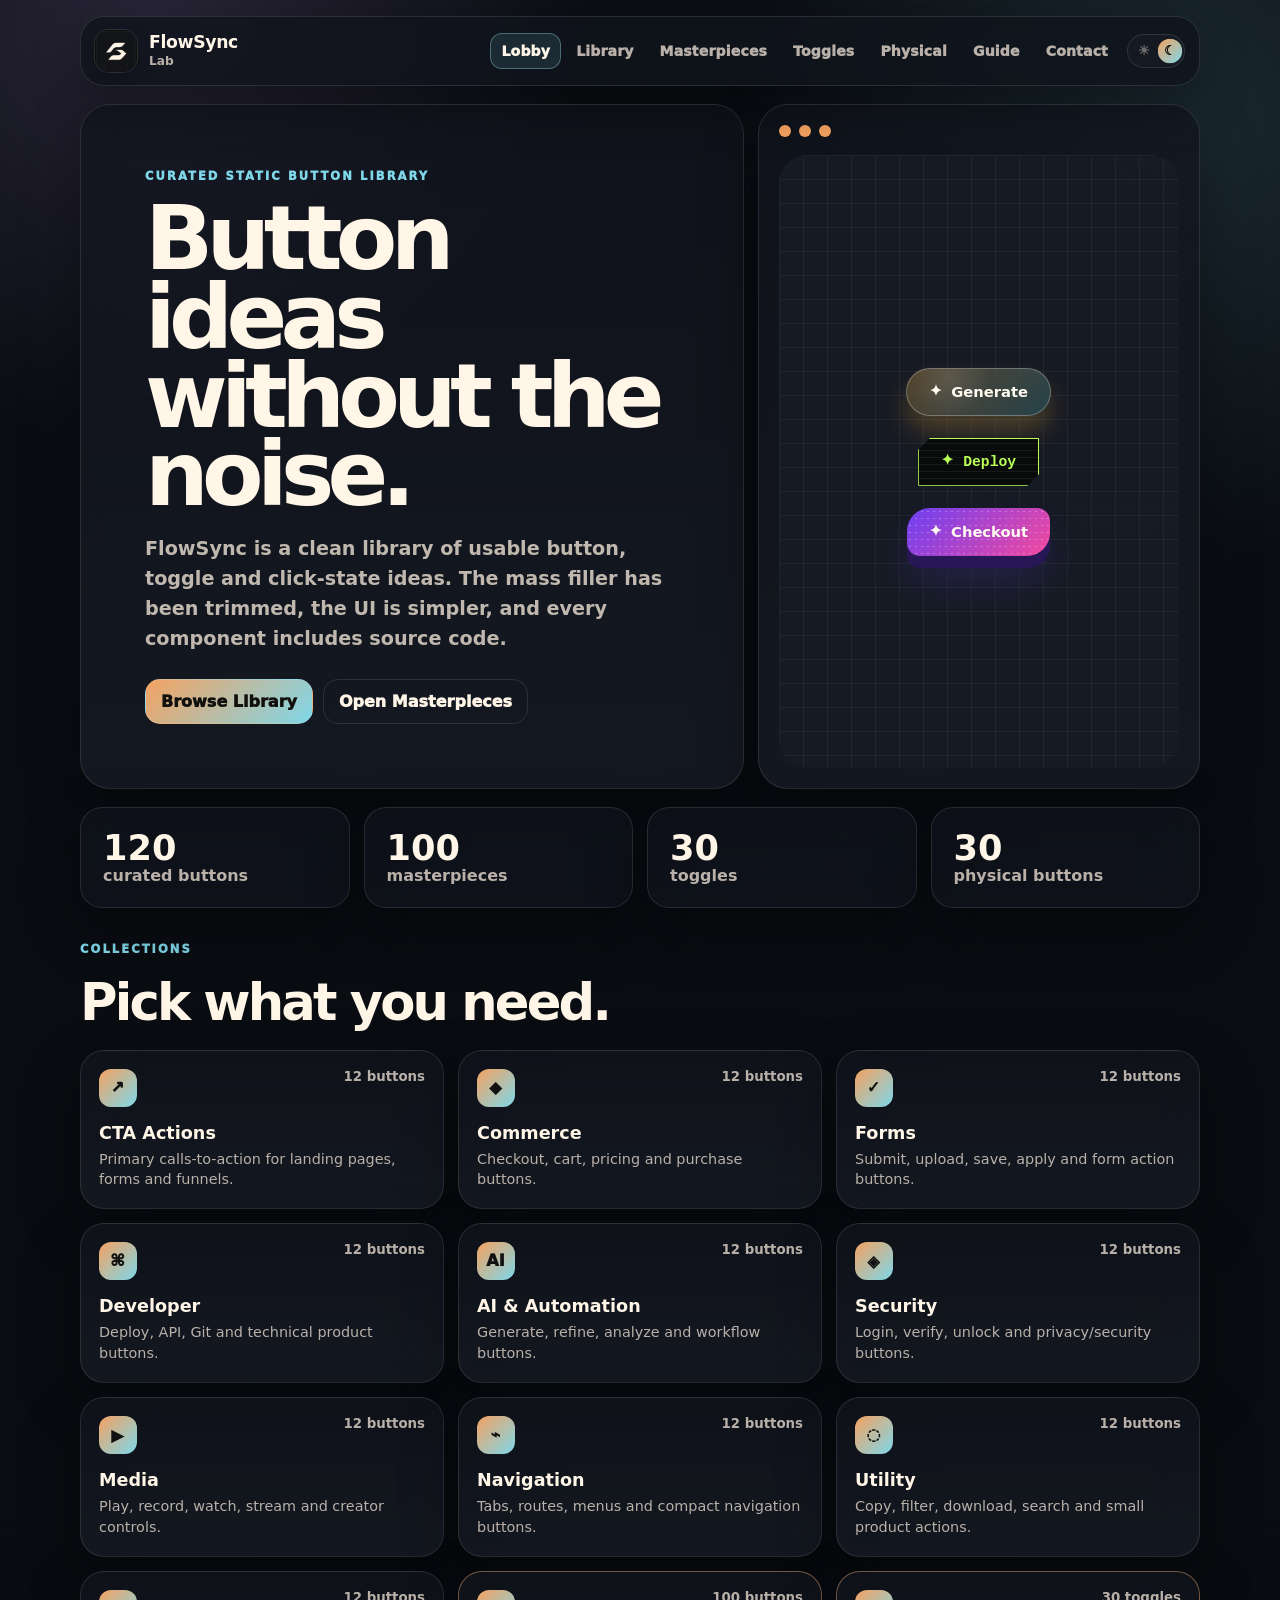
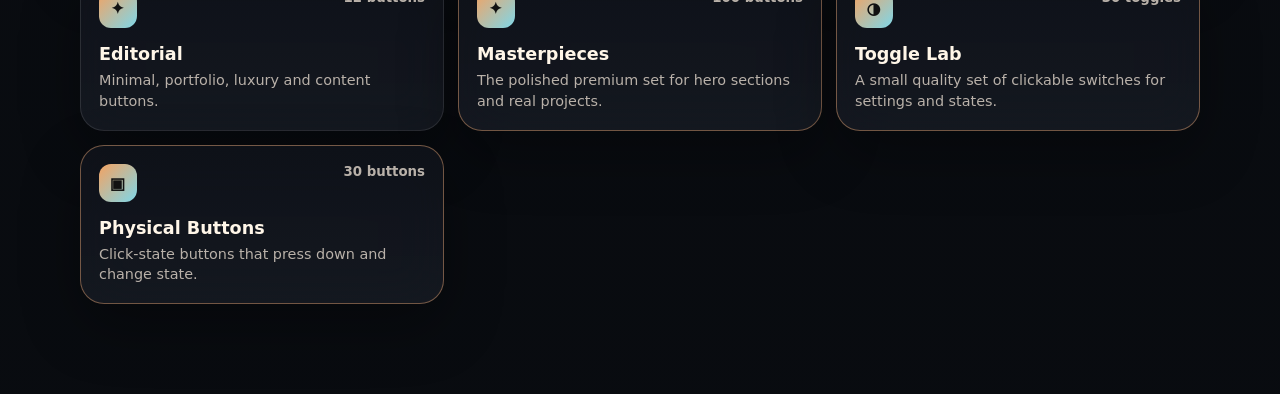
<file: index.html>
<!doctype html>

<html data-theme="dark" lang="en">
  <head>
<meta charset="utf-8"/>
<meta name="viewport" content="width=device-width, initial-scale=1, viewport-fit=cover"/>
<title>FlowSync — Curated Button UI Library</title>
<meta name="description" content="Browse stylish button designs, button libraries, toggles, and interactive UI states."/>
<meta name="robots" content="index, follow, max-image-preview:large"/>
<meta name="author" content="Abid Hasan"/>
<meta name="theme-color" content="#06090f"/>
<meta name="color-scheme" content="dark light"/>
<meta name="referrer" content="strict-origin-when-cross-origin"/>
<link rel="canonical" href="https://abid-root.github.io/flowsync-button/"/>
<link rel="manifest" href="site.webmanifest"/>
<link rel="icon" href="common/favicon.ico" sizes="any"/>
<link rel="icon" href="common/favicon-192.png" type="image/png" sizes="192x192"/>
<link rel="apple-touch-icon" href="common/apple-touch-icon.png"/>
<meta property="og:type" content="website"/>
<meta property="og:site_name" content="FlowSync"/>
<meta property="og:title" content="FlowSync — Curated Button UI Library"/>
<meta property="og:description" content="Browse stylish button designs, button libraries, toggles, and interactive UI states."/>
<meta property="og:url" content="https://abid-root.github.io/flowsync-button/"/>
<meta property="og:image" content="https://abid-root.github.io/flowsync-button/common/button-og.png"/>
<meta property="og:image:secure_url" content="https://abid-root.github.io/flowsync-button/common/button-og.png"/>
<meta property="og:image:width" content="1200"/>
<meta property="og:image:height" content="630"/>
<meta property="og:image:alt" content="FlowSync — Curated Button UI Library preview image"/>
<meta name="twitter:card" content="summary_large_image"/>
<meta name="twitter:title" content="FlowSync — Curated Button UI Library"/>
<meta name="twitter:description" content="Browse stylish button designs, button libraries, toggles, and interactive UI states."/>
<meta name="twitter:image" content="https://abid-root.github.io/flowsync-button/common/button-og.png"/>
<script type="application/ld+json">{"@context":"https://schema.org","@type":"WebPage","name":"FlowSync \u2014 Curated Button UI Library","url":"https://abid-root.github.io/flowsync-button/","description":"Browse stylish button designs, button libraries, toggles, and interactive UI states.","publisher":{"@type":"Organization","name":"FlowSync"},"author":{"@type":"Person","name":"Abid Hasan"}}</script>
<style id="flowsync-final-device-guard">html{scroll-behavior:smooth;-webkit-text-size-adjust:100%;}body{overflow-x:hidden;}img,svg,video,canvas{max-width:100%;height:auto;}button,a,input,select,textarea{touch-action:manipulation;}:where(a,button,input,select,textarea):focus-visible{outline:2px solid currentColor;outline-offset:3px;}@media(max-width:760px){:where(.nav,.topbar,.header,.site-header,.navbar){max-width:100%;}:where(h1,.hero-title){overflow-wrap:break-word;}}</style>
<link href="assets/styles.css" rel="stylesheet" />
</head>
  <body data-page="lobby">
    <div aria-hidden="true" class="ambient"></div>
    <header class="topbar">
      <a aria-label="FlowSync home" class="brand" href="index.html">
        <img
          alt="FlowSync logo"
          class="brand-logo"
          data-dark="common/blackone.webp"
          data-light="common/whiteone.webp"
          decoding="async"
          height="44"
          id="brandLogo"
          loading="lazy"
          src="common/blackone.webp"
          width="44"
        />
        <span><strong>FlowSync</strong><small>Lab</small></span>
      </a>
      <nav aria-label="Primary navigation" class="toplinks">
        <a aria-current="page" href="index.html">Lobby</a
        ><a href="library.html">Library</a
        ><a href="masterpieces/index.html">Masterpieces</a
        ><a href="toggles/index.html">Toggles</a
        ><a href="physical-buttons/index.html">Physical</a
        ><a href="source-guide.html">Guide</a>
        <a href="https://abid-root.github.io/contact/">Contact</a>
        <button
          aria-label="Toggle theme"
          class="theme-btn"
          id="themeToggle"
          type="button"
        >
          <span aria-hidden="true" class="theme-icon sun">☀</span
          ><span aria-hidden="true" class="theme-icon moon">☾</span>
        </button>
      </nav>
    </header>
    <main class="lobby-shell">
      <section class="lobby-hero">
        <div class="hero-left">
          <p class="label">curated static button library</p>
          <h1>Button ideas without the noise.</h1>
          <p class="lead">
            FlowSync is a clean library of usable button, toggle and click-state
            ideas. The mass filler has been trimmed, the UI is simpler, and
            every component includes source code.
          </p>
          <div class="hero-actions">
            <a class="mega-link" href="library.html">Browse Library</a>
            <a class="ghost-link" href="masterpieces/index.html"
              >Open Masterpieces</a
            >
          </div>
        </div>
        <div aria-label="Button previews" class="lobby-device">
          <div aria-hidden="true" class="device-top">
            <span></span><span></span><span></span>
          </div>
          <div class="device-grid">
            <button
              class="bv-btn family-glass motion-shine-pass shape-pill pattern-softlight"
              style="--hue: 38; --hue2: 180; --weight: 4"
            >
              <span>✦</span><b>Generate</b>
            </button>
            <button
              class="bv-btn family-terminal motion-terminal-blink shape-cut pattern-scan"
              style="--hue: 92; --hue2: 160; --weight: 2"
            >
              <span>✦</span><b>Deploy</b>
            </button>
            <button
              class="bv-btn family-depth motion-press-down shape-squircle pattern-grain"
              style="--hue: 255; --hue2: 330; --weight: 7"
            >
              <span>✦</span><b>Checkout</b>
            </button>
          </div>
        </div>
      </section>
      <section aria-label="Library summary" class="lobby-stats">
        <article><strong>120</strong><span>curated buttons</span></article>
        <article><strong>100</strong><span>masterpieces</span></article>
        <article><strong>30</strong><span>toggles</span></article>
        <article><strong>30</strong><span>physical buttons</span></article>
      </section>
      <section class="category-map">
        <div class="section-head">
          <div>
            <p class="label">Collections</p>
            <h2>Pick what you need.</h2>
          </div>
        </div>
        <div class="map-grid" id="categoryMap"></div>
      </section>
    </main>
    <script src="assets/data.js"></script>
    <script src="assets/app.js"></script>
  </body>
</html>
</file>
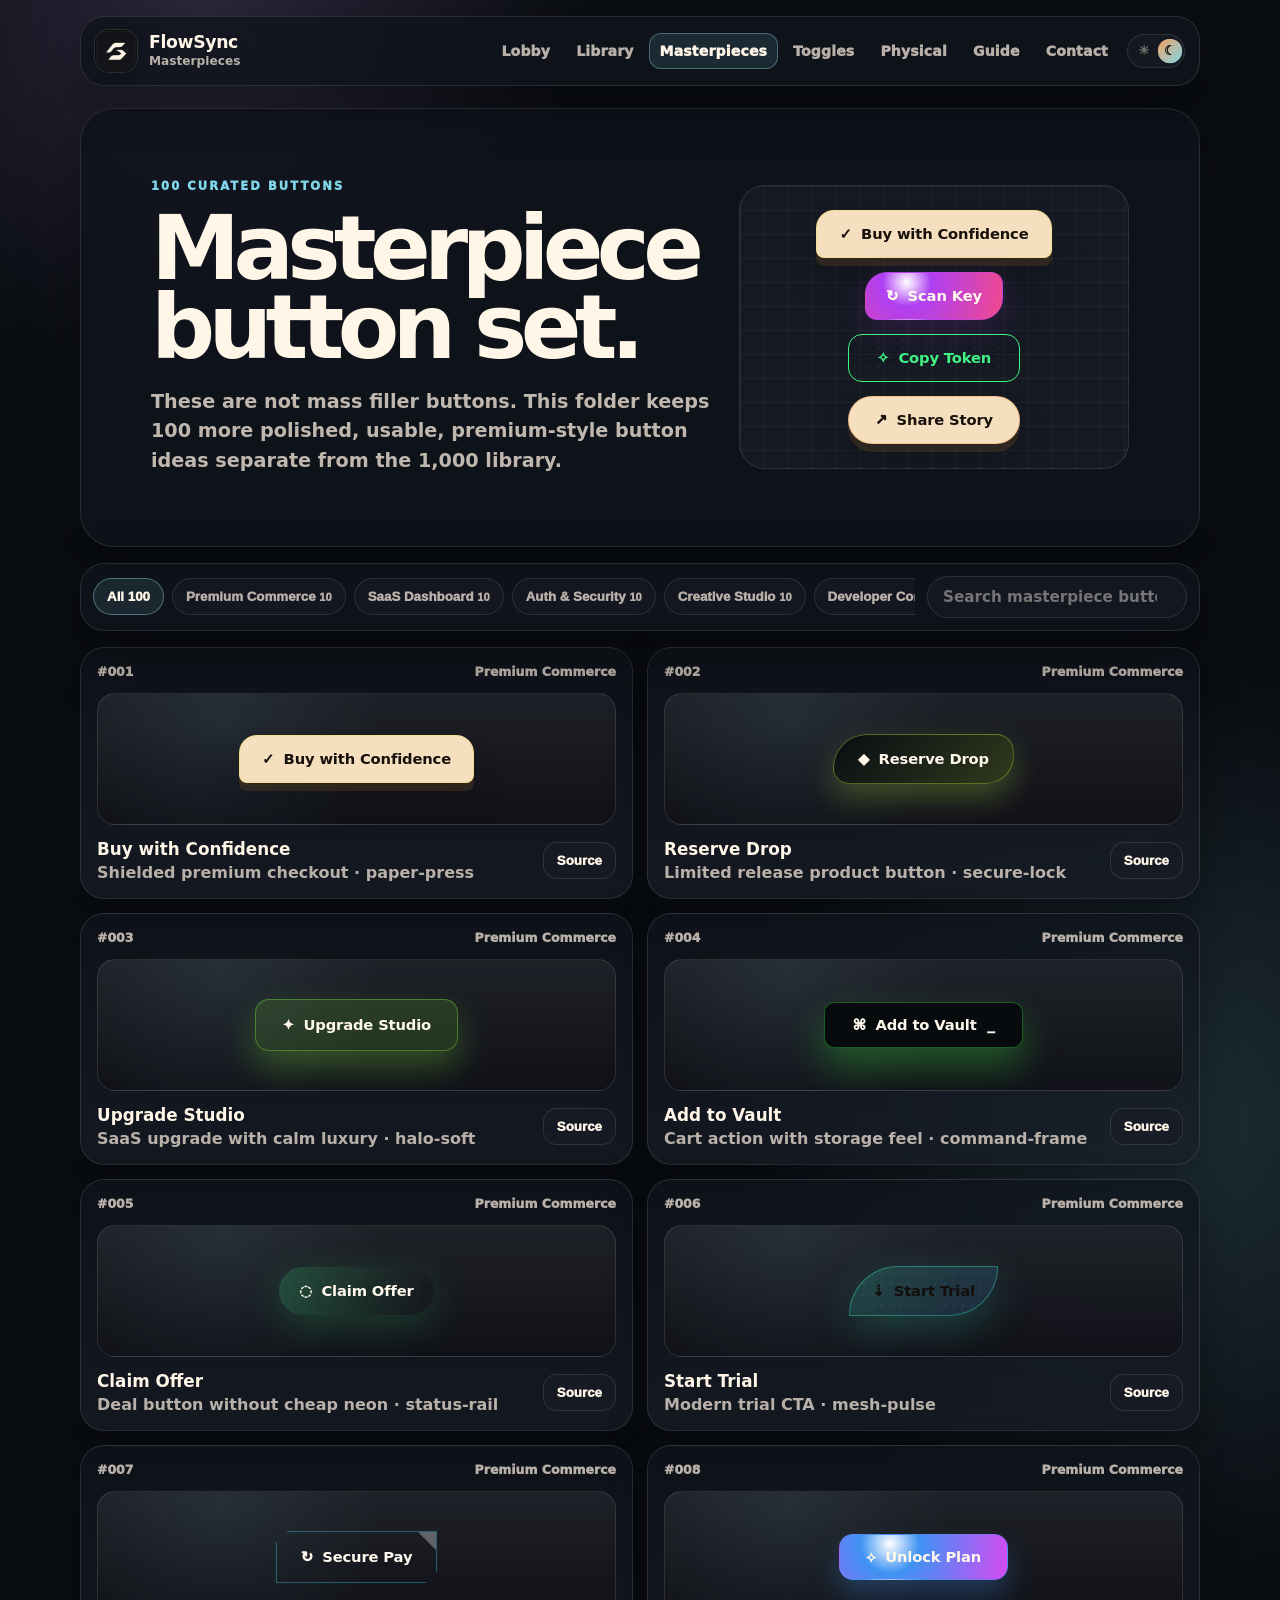
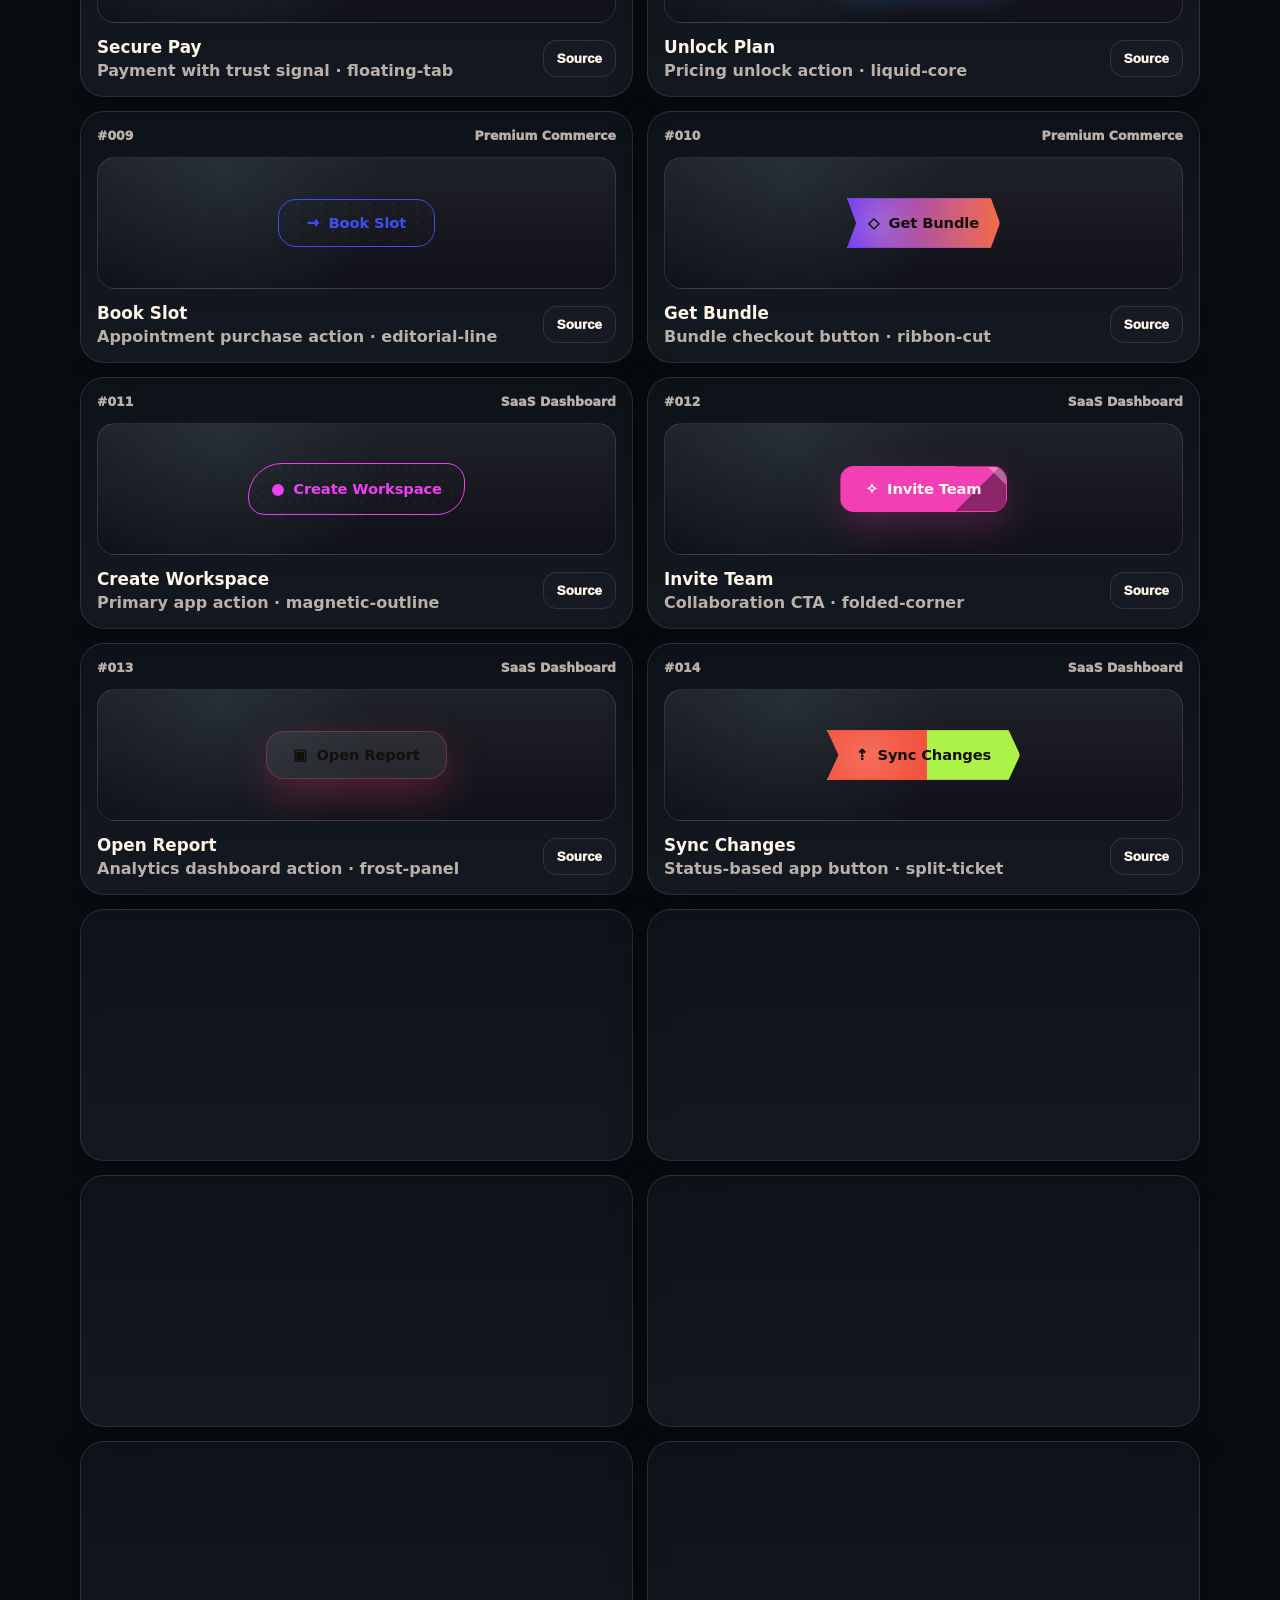
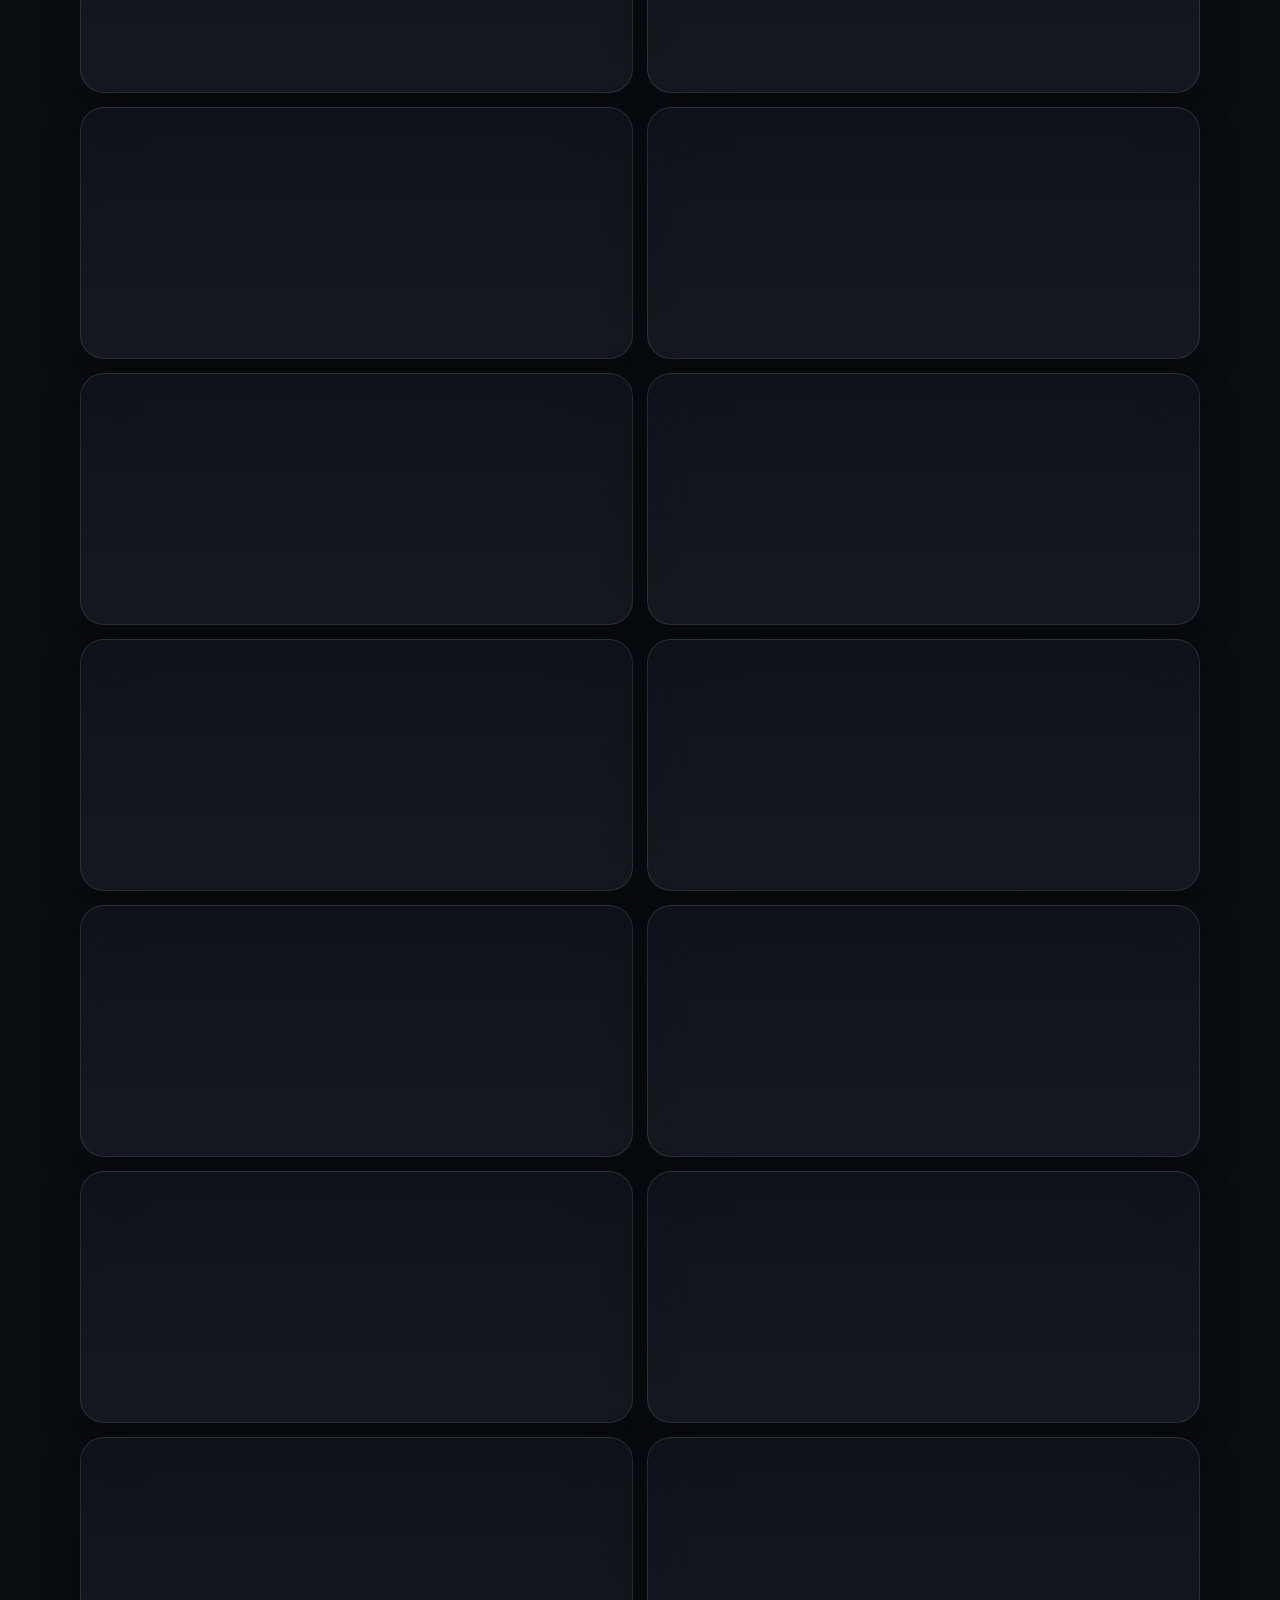
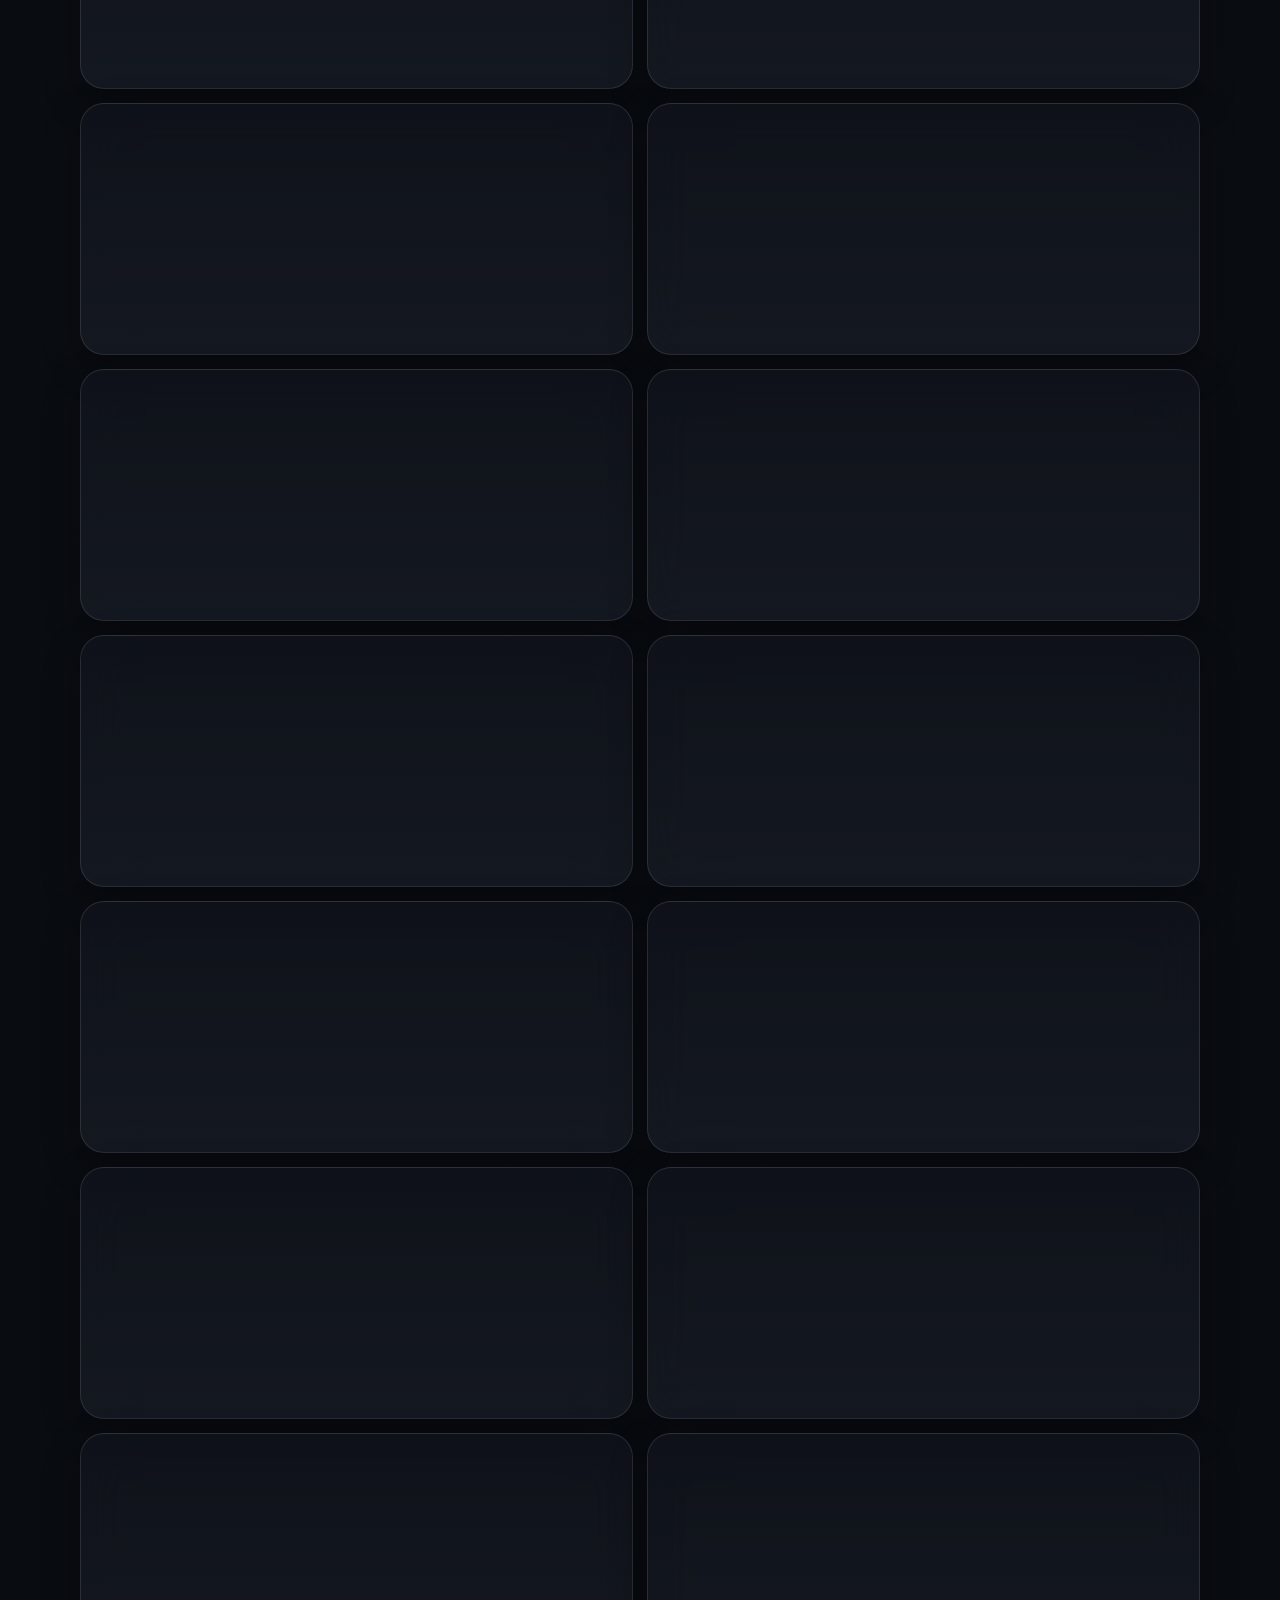
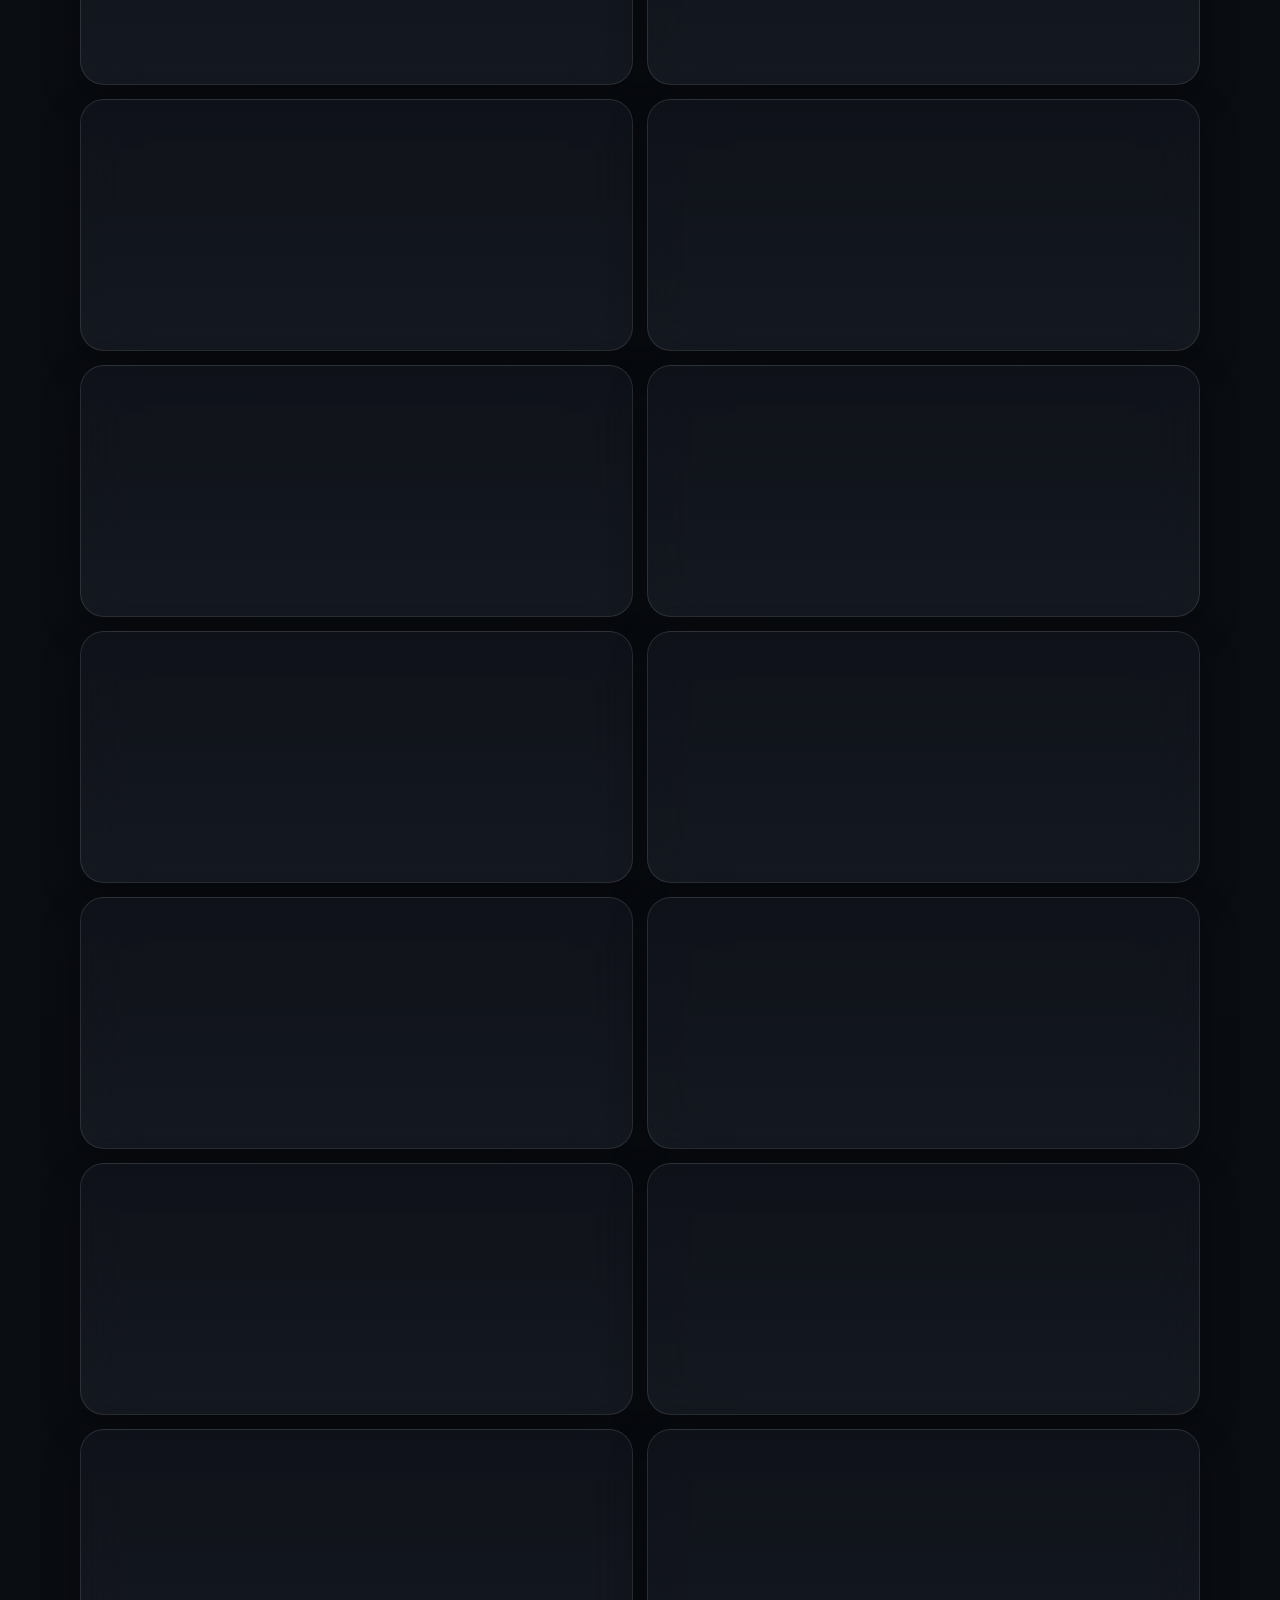
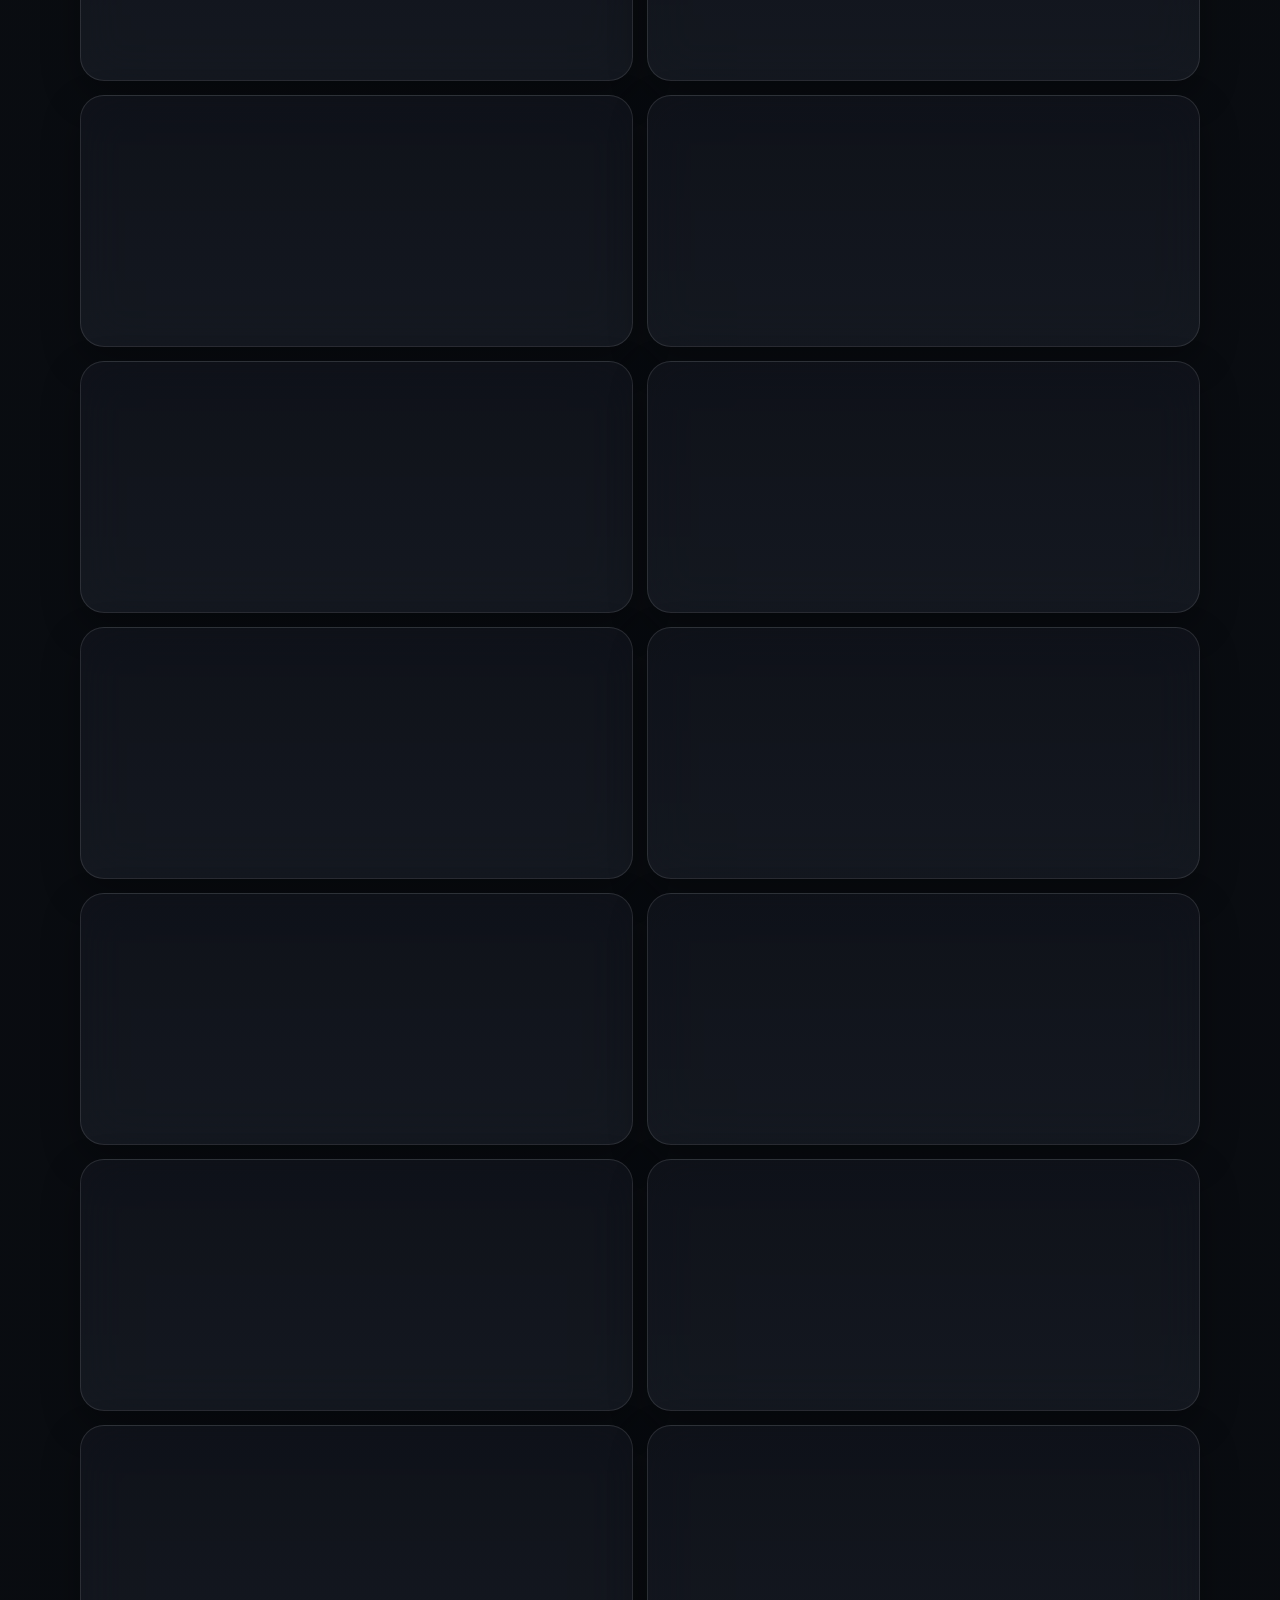
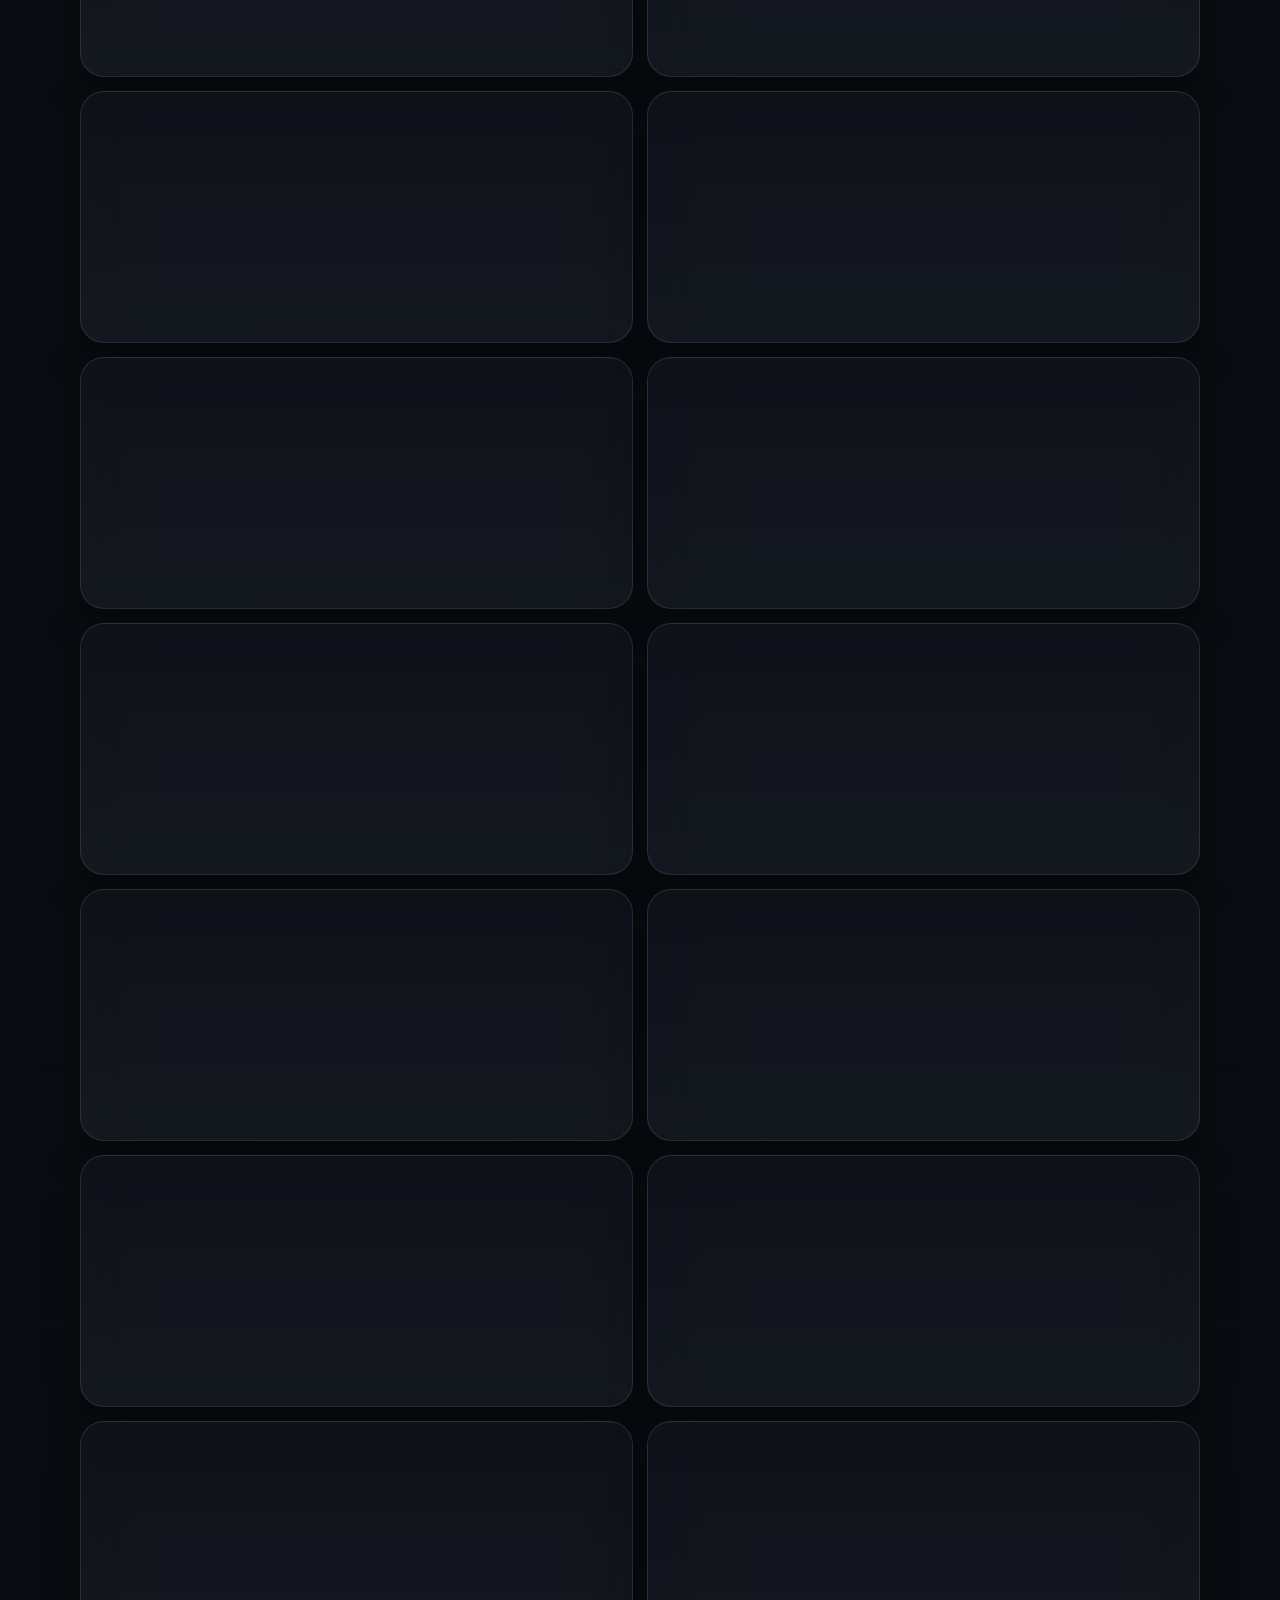
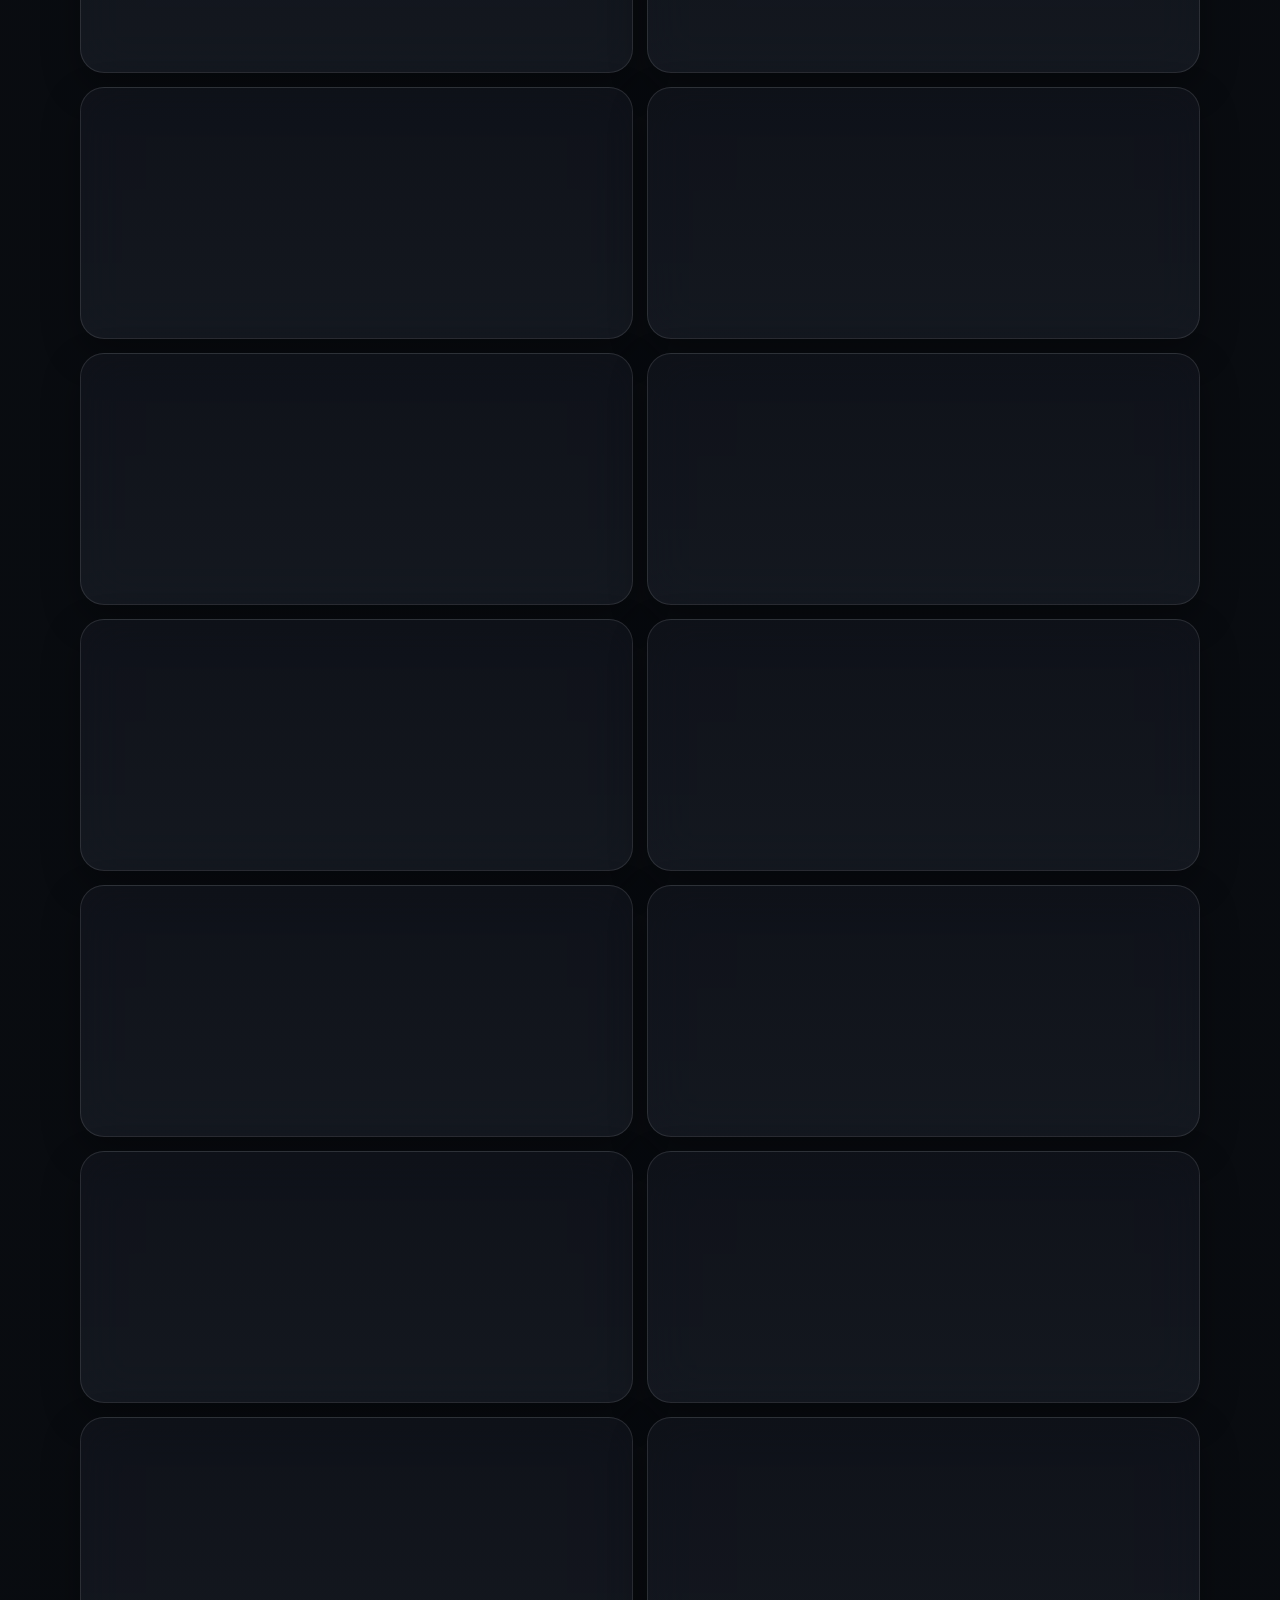
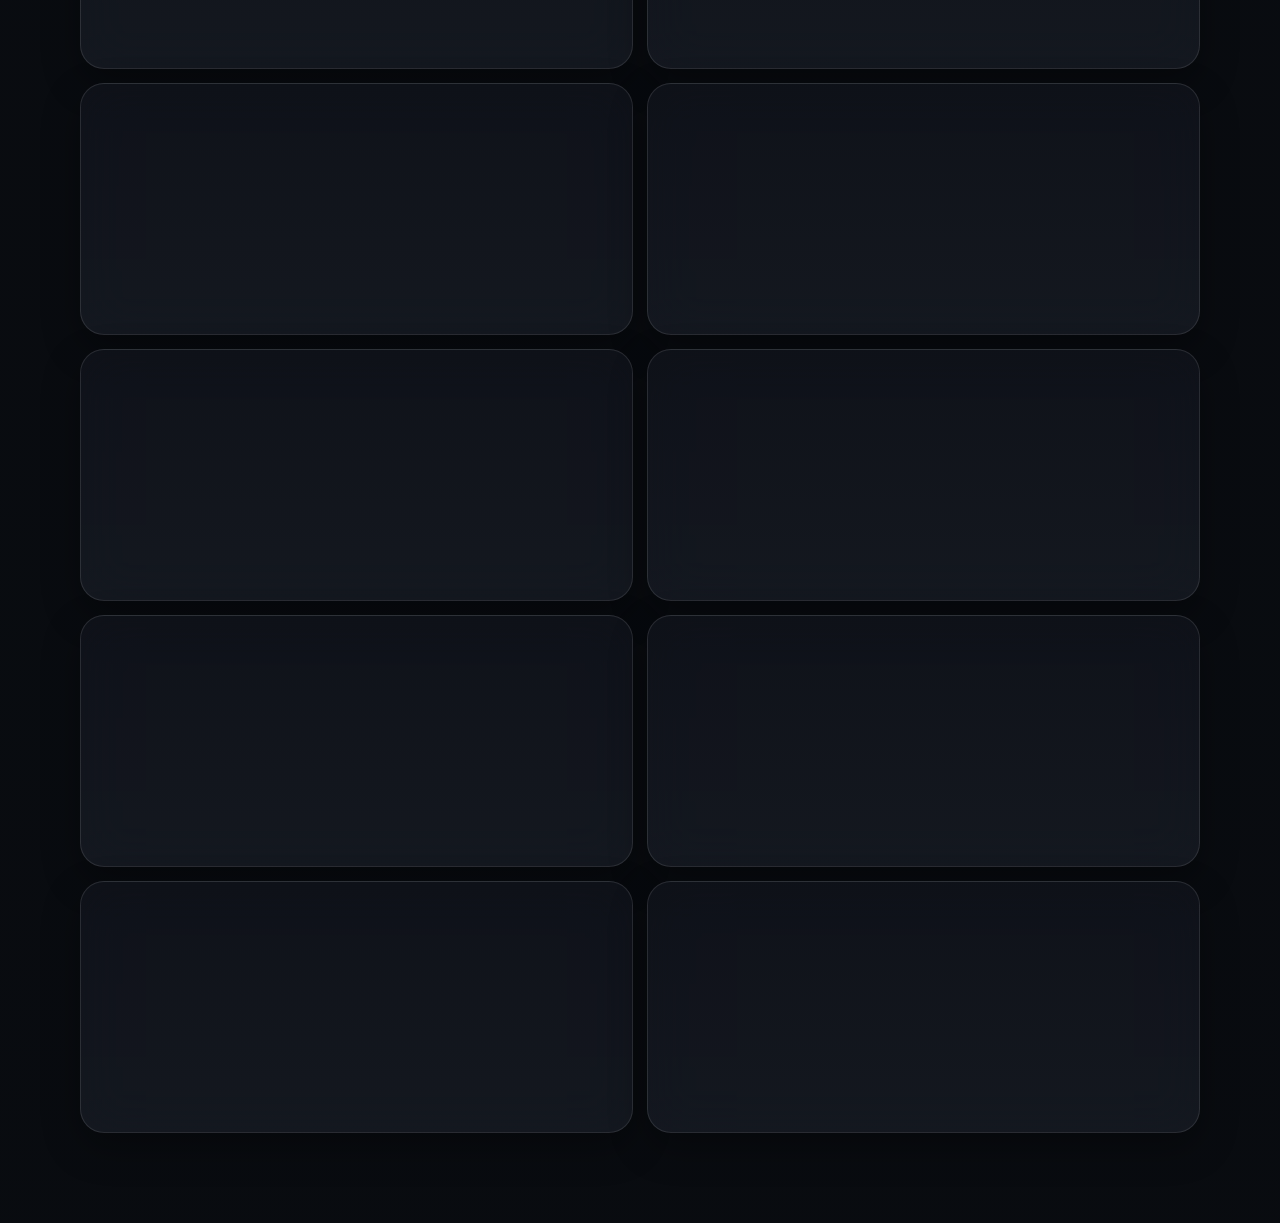
<file: masterpieces/index.html>
<!DOCTYPE html>

<html data-theme="dark" lang="en">
<head>
<meta charset="utf-8"/>
<meta name="viewport" content="width=device-width, initial-scale=1, viewport-fit=cover"/>
<title>FlowSync — Masterpiece Buttons</title>
<meta name="description" content="Browse stylish button designs, button libraries, toggles, and interactive UI states."/>
<meta name="robots" content="index, follow, max-image-preview:large"/>
<meta name="author" content="Abid Hasan"/>
<meta name="theme-color" content="#06090f"/>
<meta name="color-scheme" content="dark light"/>
<meta name="referrer" content="strict-origin-when-cross-origin"/>
<link rel="canonical" href="https://abid-root.github.io/flowsync-button/masterpieces/"/>
<link rel="manifest" href="../site.webmanifest"/>
<link rel="icon" href="../common/favicon.ico" sizes="any"/>
<link rel="icon" href="../common/favicon-192.png" type="image/png" sizes="192x192"/>
<link rel="apple-touch-icon" href="../common/apple-touch-icon.png"/>
<meta property="og:type" content="website"/>
<meta property="og:site_name" content="FlowSync"/>
<meta property="og:title" content="FlowSync — Masterpiece Buttons"/>
<meta property="og:description" content="Browse stylish button designs, button libraries, toggles, and interactive UI states."/>
<meta property="og:url" content="https://abid-root.github.io/flowsync-button/masterpieces/"/>
<meta property="og:image" content="https://abid-root.github.io/flowsync-button/common/button-og.png"/>
<meta property="og:image:secure_url" content="https://abid-root.github.io/flowsync-button/common/button-og.png"/>
<meta property="og:image:width" content="1200"/>
<meta property="og:image:height" content="630"/>
<meta property="og:image:alt" content="FlowSync — Masterpiece Buttons preview image"/>
<meta name="twitter:card" content="summary_large_image"/>
<meta name="twitter:title" content="FlowSync — Masterpiece Buttons"/>
<meta name="twitter:description" content="Browse stylish button designs, button libraries, toggles, and interactive UI states."/>
<meta name="twitter:image" content="https://abid-root.github.io/flowsync-button/common/button-og.png"/>
<script type="application/ld+json">{"@context":"https://schema.org","@type":"WebPage","name":"FlowSync \u2014 Masterpiece Buttons","url":"https://abid-root.github.io/flowsync-button/masterpieces/","description":"Browse stylish button designs, button libraries, toggles, and interactive UI states.","publisher":{"@type":"Organization","name":"FlowSync"},"author":{"@type":"Person","name":"Abid Hasan"}}</script>
<style id="flowsync-final-device-guard">html{scroll-behavior:smooth;-webkit-text-size-adjust:100%;}body{overflow-x:hidden;}img,svg,video,canvas{max-width:100%;height:auto;}button,a,input,select,textarea{touch-action:manipulation;}:where(a,button,input,select,textarea):focus-visible{outline:2px solid currentColor;outline-offset:3px;}@media(max-width:760px){:where(.nav,.topbar,.header,.site-header,.navbar){max-width:100%;}:where(h1,.hero-title){overflow-wrap:break-word;}}</style>
<link href="../assets/styles.css" rel="stylesheet"/>
<link href="../assets/masterpiece-buttons.css" rel="stylesheet"/>
</head>
<body class="masterpiece-body" data-page="masterpieces">
<div aria-hidden="true" class="ambient"></div>
<header class="topbar">
<a aria-label="FlowSync home" class="brand" href="../index.html">
<img alt="FlowSync logo" class="brand-logo" data-dark="../common/blackone.webp" data-light="../common/whiteone.webp" decoding="async" height="44" id="brandLogo" loading="lazy" src="../common/blackone.webp" width="44"/>
<span><strong>FlowSync</strong><small>Masterpieces</small></span>
</a>
<nav aria-label="Primary navigation" class="toplinks">
<a href="../index.html">Lobby</a><a href="../library.html">Library</a><a aria-current="page" href="../masterpieces/index.html">Masterpieces</a><a href="../toggles/index.html">Toggles</a><a href="../physical-buttons/index.html">Physical</a><a href="../source-guide.html">Guide</a>
<a href="https://abid-root.github.io/contact/">Contact</a>
<button aria-label="Toggle theme" class="theme-btn" id="themeToggle" type="button"><span aria-hidden="true" class="theme-icon sun">☀</span><span aria-hidden="true" class="theme-icon moon">☾</span></button>
</nav>
</header>
<main class="master-shell">
<section class="master-hero">
<div>
<p class="label">100 curated buttons</p>
<h1>Masterpiece button set.</h1>
<p class="lead">These are not mass filler buttons. This folder keeps 100 more polished, usable, premium-style button ideas separate from the 1,000 library.</p>
</div>
<div class="master-preview-wall" id="masterHeroPreview"></div>
</section>
<section class="master-tools">
<div class="master-tabs" id="masterTabs"></div>
<input autocomplete="off" class="master-search" id="masterSearch" placeholder="Search masterpiece buttons..." type="search"/>
</section>
<section class="master-grid" id="masterGrid"></section>
</main>
<dialog class="mp-source-dialog" id="mpSourceDialog">
<form class="mp-dialog-head" method="dialog">
<div>
<p class="label">copy source</p>
<h2 id="mpDialogTitle">Button source</h2>
</div>
<button class="mp-dialog-close" type="submit"></button>
</form>
<div class="mp-dialog-preview" id="mpDialogPreview"></div>
<div class="mp-code-tabs">
<button class="mp-code-tab active" data-tab="html" type="button">HTML</button>
<button class="mp-code-tab" data-tab="css" type="button">CSS</button>
<button class="mp-code-tab" data-tab="js" type="button">JS</button>
<button class="mp-copy-code" id="mpCopyCode" type="button">Copy</button>
</div>
<pre class="mp-code-box"><code id="mpCodeBlock"></code></pre>
</dialog>
<script src="../assets/data.js"></script>
<script src="../assets/app.js"></script>
<script src="../assets/masterpiece-data.js"></script>
<script src="../assets/masterpiece-app.js"></script>
</body>
</html>
</file>
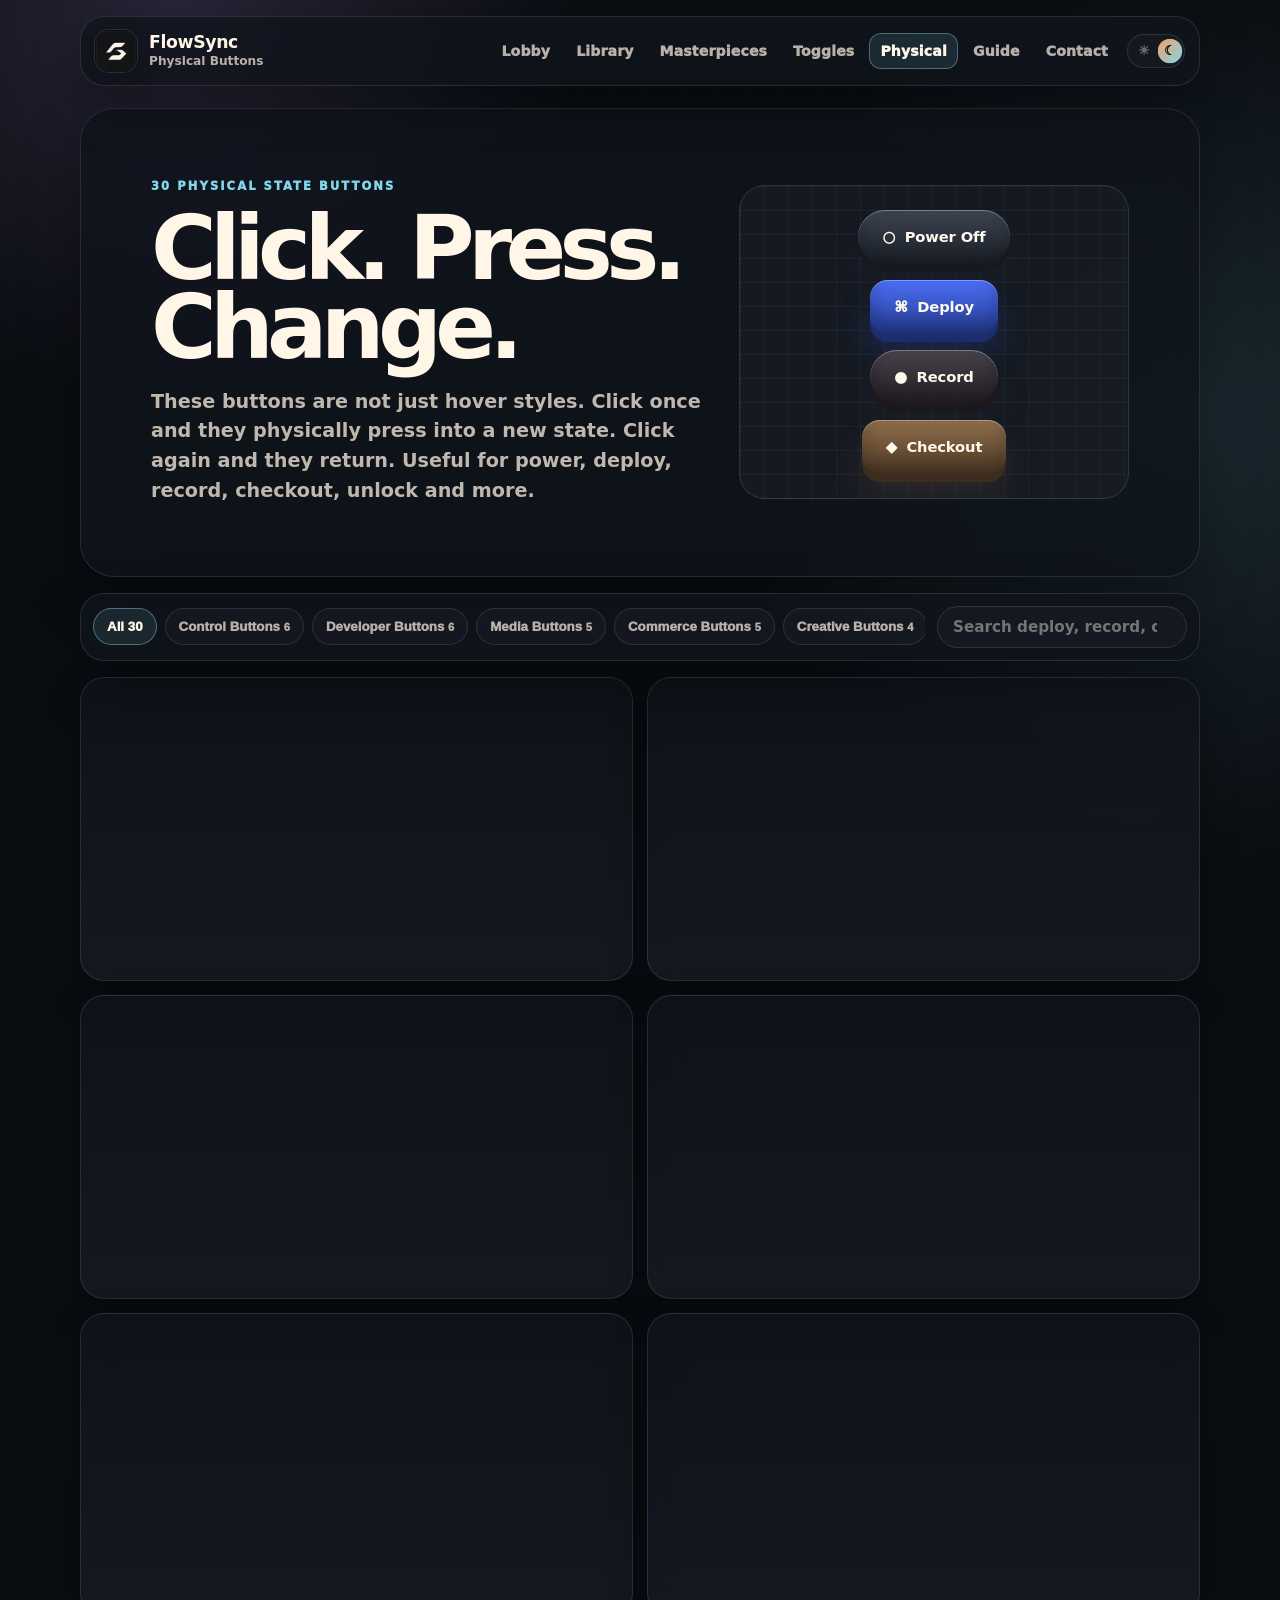
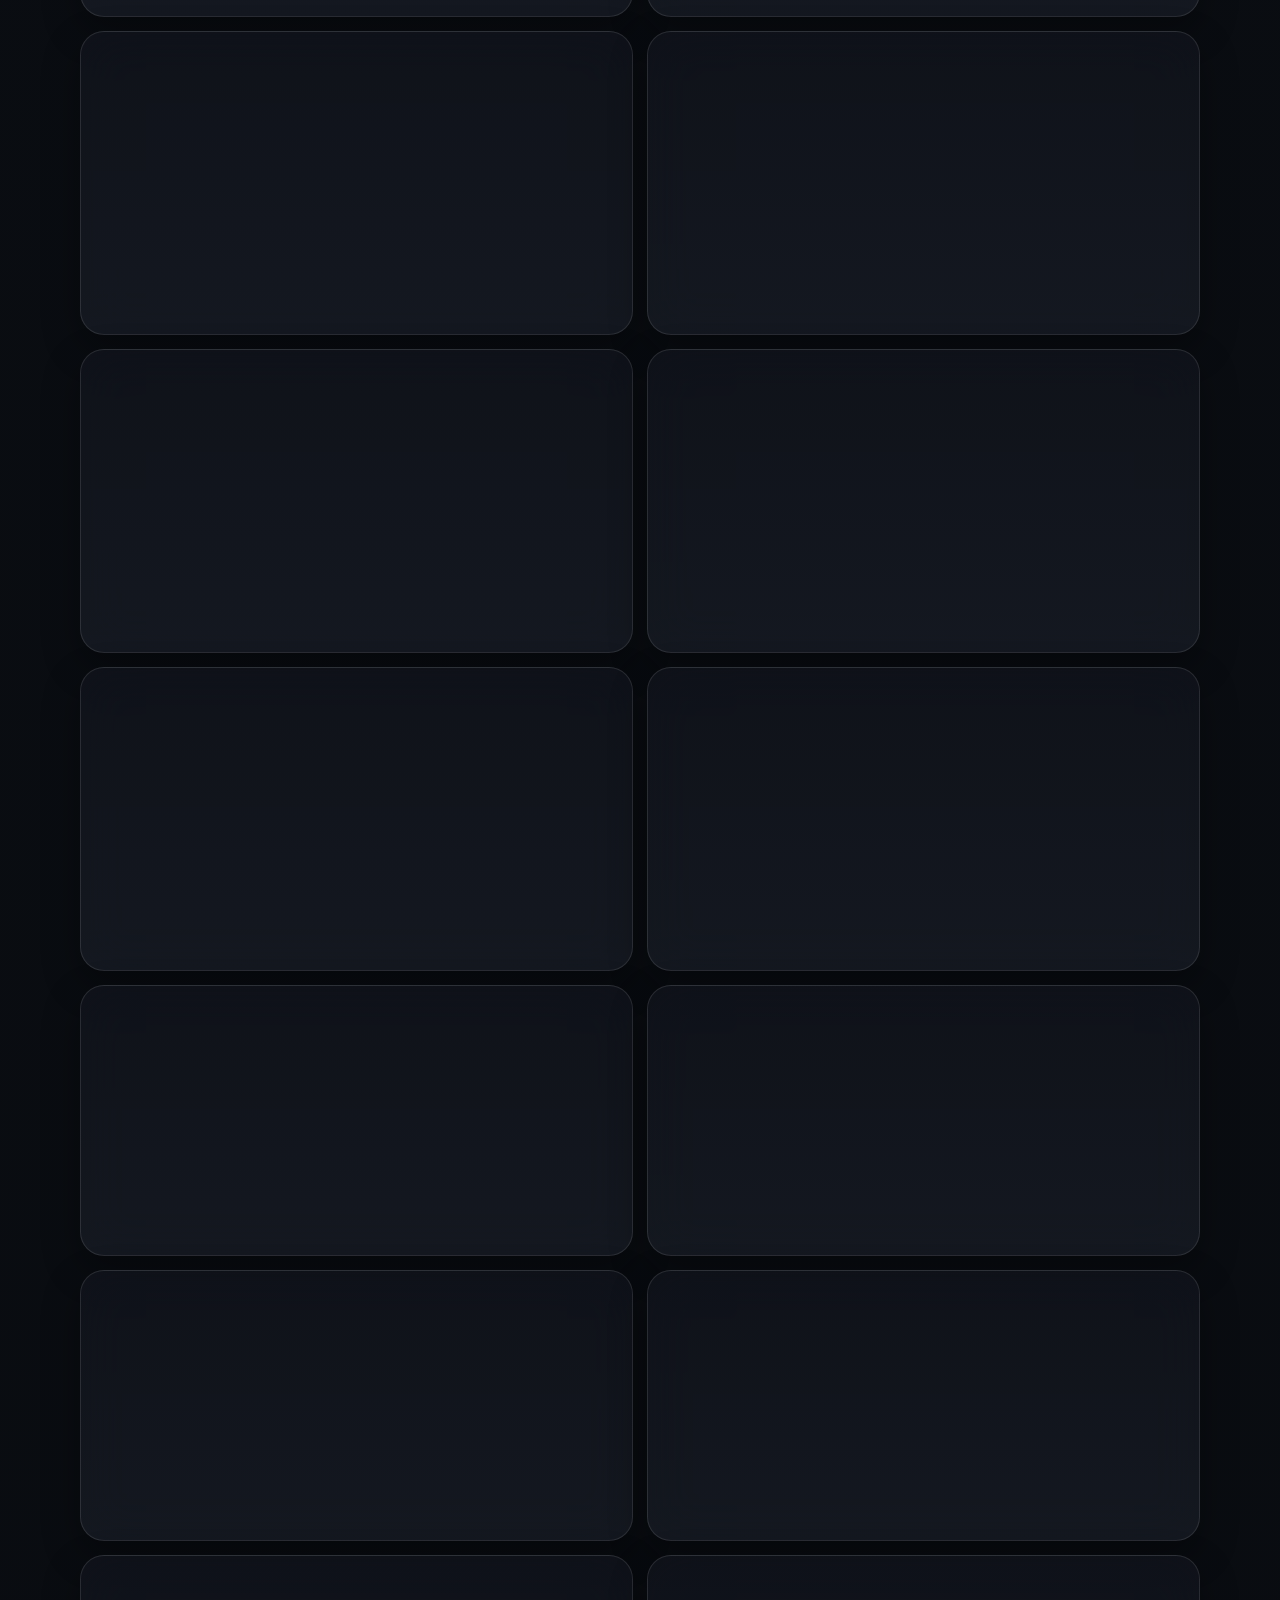
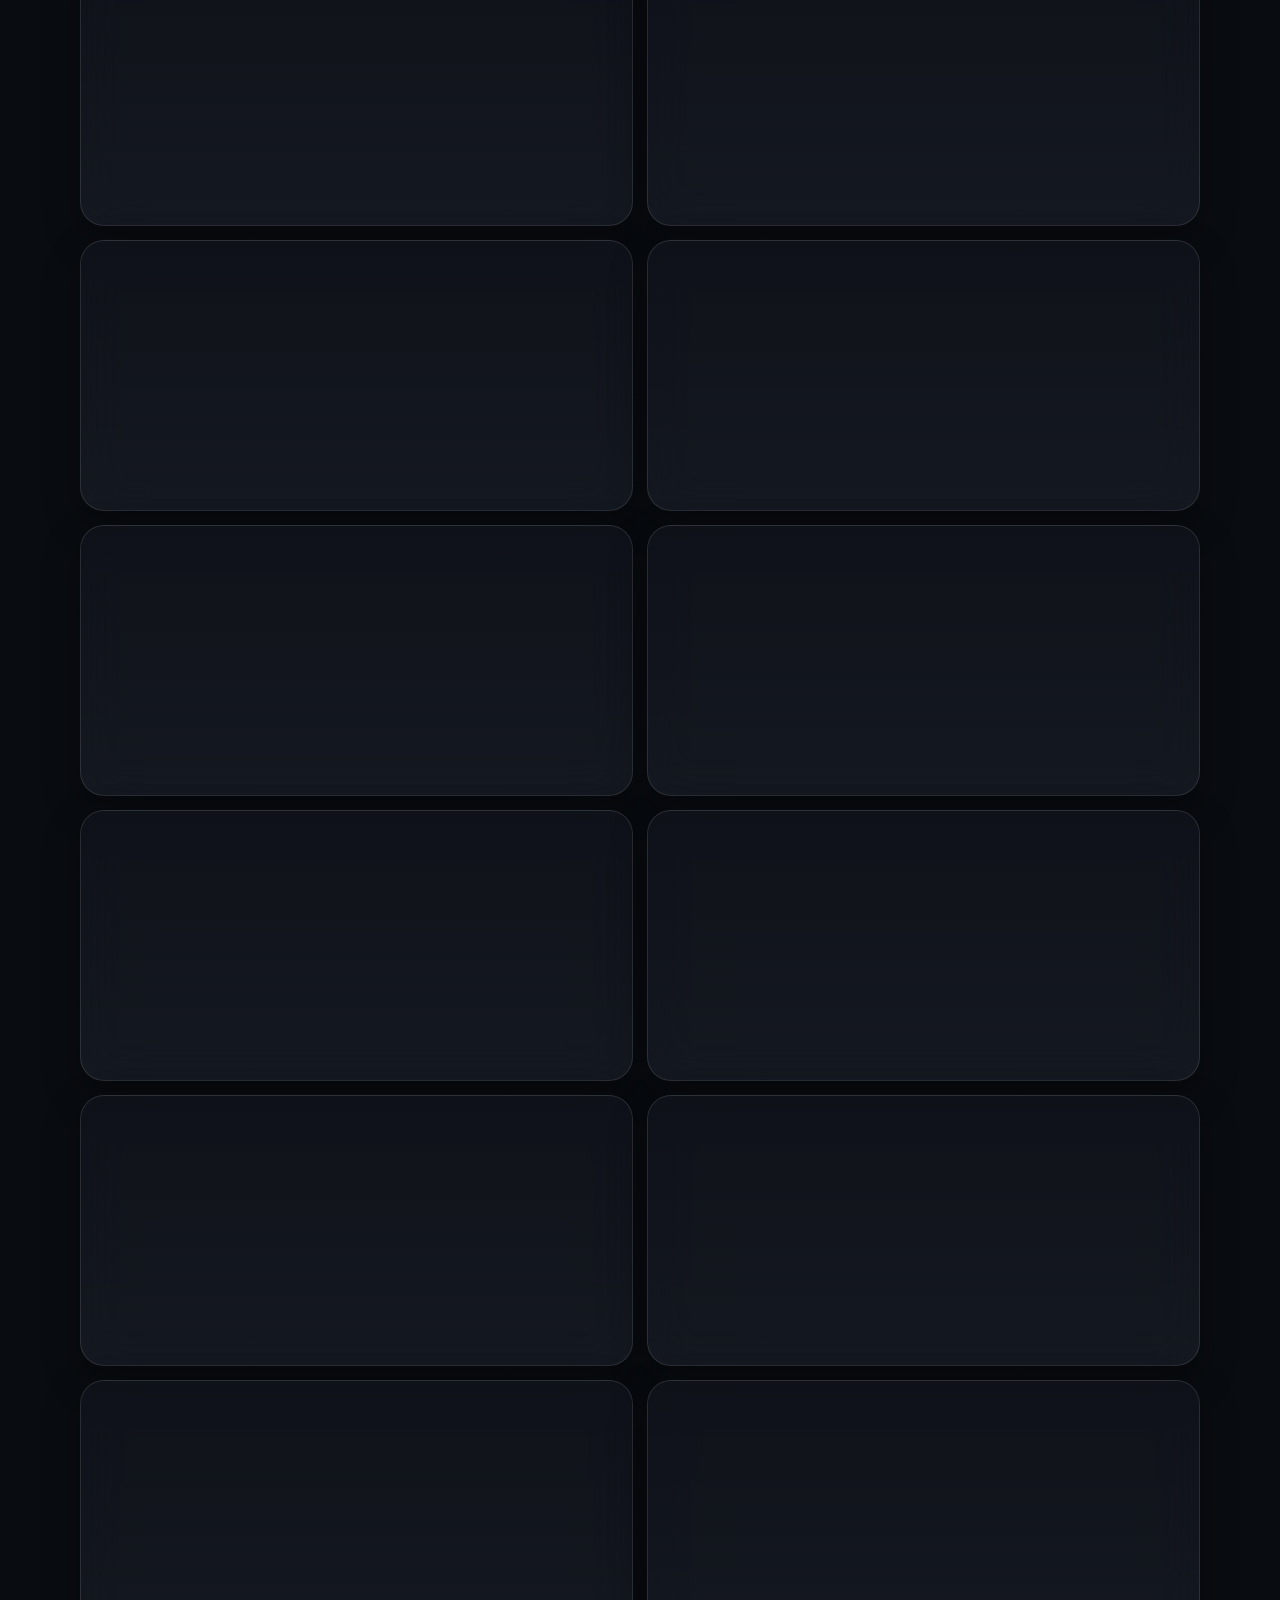
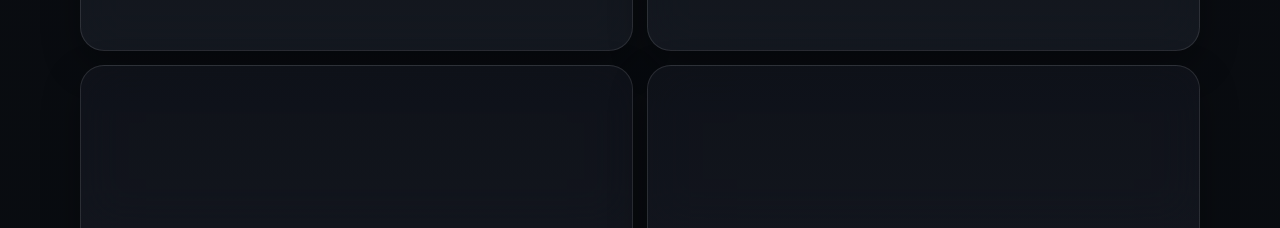
<file: physical-buttons/index.html>
<!DOCTYPE html>

<html data-theme="dark" lang="en">
<head>
<meta charset="utf-8"/>
<meta name="viewport" content="width=device-width, initial-scale=1, viewport-fit=cover"/>
<title>FlowSync — Physical Buttons</title>
<meta name="description" content="Browse stylish button designs, button libraries, toggles, and interactive UI states."/>
<meta name="robots" content="index, follow, max-image-preview:large"/>
<meta name="author" content="Abid Hasan"/>
<meta name="theme-color" content="#06090f"/>
<meta name="color-scheme" content="dark light"/>
<meta name="referrer" content="strict-origin-when-cross-origin"/>
<link rel="canonical" href="https://abid-root.github.io/flowsync-button/physical-buttons/"/>
<link rel="manifest" href="../site.webmanifest"/>
<link rel="icon" href="../common/favicon.ico" sizes="any"/>
<link rel="icon" href="../common/favicon-192.png" type="image/png" sizes="192x192"/>
<link rel="apple-touch-icon" href="../common/apple-touch-icon.png"/>
<meta property="og:type" content="website"/>
<meta property="og:site_name" content="FlowSync"/>
<meta property="og:title" content="FlowSync — Physical Buttons"/>
<meta property="og:description" content="Browse stylish button designs, button libraries, toggles, and interactive UI states."/>
<meta property="og:url" content="https://abid-root.github.io/flowsync-button/physical-buttons/"/>
<meta property="og:image" content="https://abid-root.github.io/flowsync-button/common/button-og.png"/>
<meta property="og:image:secure_url" content="https://abid-root.github.io/flowsync-button/common/button-og.png"/>
<meta property="og:image:width" content="1200"/>
<meta property="og:image:height" content="630"/>
<meta property="og:image:alt" content="FlowSync — Physical Buttons preview image"/>
<meta name="twitter:card" content="summary_large_image"/>
<meta name="twitter:title" content="FlowSync — Physical Buttons"/>
<meta name="twitter:description" content="Browse stylish button designs, button libraries, toggles, and interactive UI states."/>
<meta name="twitter:image" content="https://abid-root.github.io/flowsync-button/common/button-og.png"/>
<script type="application/ld+json">{"@context":"https://schema.org","@type":"WebPage","name":"FlowSync \u2014 Physical Buttons","url":"https://abid-root.github.io/flowsync-button/physical-buttons/","description":"Browse stylish button designs, button libraries, toggles, and interactive UI states.","publisher":{"@type":"Organization","name":"FlowSync"},"author":{"@type":"Person","name":"Abid Hasan"}}</script>
<style id="flowsync-final-device-guard">html{scroll-behavior:smooth;-webkit-text-size-adjust:100%;}body{overflow-x:hidden;}img,svg,video,canvas{max-width:100%;height:auto;}button,a,input,select,textarea{touch-action:manipulation;}:where(a,button,input,select,textarea):focus-visible{outline:2px solid currentColor;outline-offset:3px;}@media(max-width:760px){:where(.nav,.topbar,.header,.site-header,.navbar){max-width:100%;}:where(h1,.hero-title){overflow-wrap:break-word;}}</style>
<link href="../assets/styles.css" rel="stylesheet"/>
<link href="../assets/physical-buttons.css" rel="stylesheet"/>
</head>
<body class="physical-body" data-page="physical">
<div aria-hidden="true" class="ambient"></div>
<header class="topbar">
<a aria-label="FlowSync home" class="brand" href="../index.html">
<img alt="FlowSync logo" class="brand-logo" data-dark="../common/blackone.webp" data-light="../common/whiteone.webp" decoding="async" height="44" id="brandLogo" loading="lazy" src="../common/blackone.webp" width="44"/>
<span><strong>FlowSync</strong><small>Physical Buttons</small></span>
</a>
<nav aria-label="Primary navigation" class="toplinks">
<a href="../index.html">Lobby</a><a href="../library.html">Library</a><a href="../masterpieces/index.html">Masterpieces</a><a href="../toggles/index.html">Toggles</a><a aria-current="page" href="../physical-buttons/index.html">Physical</a><a href="../source-guide.html">Guide</a>
<a href="https://abid-root.github.io/contact/">Contact</a>
<button aria-label="Toggle theme" class="theme-btn" id="themeToggle" type="button"><span aria-hidden="true" class="theme-icon sun">☀</span><span aria-hidden="true" class="theme-icon moon">☾</span></button>
</nav>
</header>
<main class="physical-shell">
<section class="physical-hero">
<div>
<p class="label">30 physical state buttons</p>
<h1>Click. Press. Change.</h1>
<p class="lead">These buttons are not just hover styles. Click once and they physically press into a new state. Click again and they return. Useful for power, deploy, record, checkout, unlock and more.</p>
</div>
<div class="physical-hero-wall" id="physicalHeroPreview"></div>
</section>
<section class="physical-tools">
<div class="physical-tabs" id="physicalTabs"></div>
<input autocomplete="off" class="physical-search" id="physicalSearch" placeholder="Search deploy, record, checkout, unlock..." type="search"/>
</section>
<section class="physical-grid" id="physicalGrid"></section>
</main>
<dialog class="physical-source-dialog" id="physicalSourceDialog">
<form class="physical-dialog-head" method="dialog">
<div>
<p class="label">copy source</p>
<h2 id="physicalDialogTitle">Button source</h2>
</div>
<button class="physical-dialog-close" type="submit"></button>
</form>
<div class="physical-dialog-preview" id="physicalDialogPreview"></div>
<div class="physical-code-tabs">
<button class="physical-code-tab active" data-tab="html" type="button">HTML</button>
<button class="physical-code-tab" data-tab="css" type="button">CSS</button>
<button class="physical-code-tab" data-tab="js" type="button">JS</button>
<button class="physical-copy-code" id="physicalCopyCode" type="button">Copy</button>
</div>
<pre class="physical-code-box"><code id="physicalCodeBlock"></code></pre>
</dialog>
<script src="../assets/data.js"></script>
<script src="../assets/app.js"></script>
<script src="../assets/physical-buttons-data.js"></script>
<script src="../assets/physical-buttons-app.js"></script>
</body>
</html>
</file>
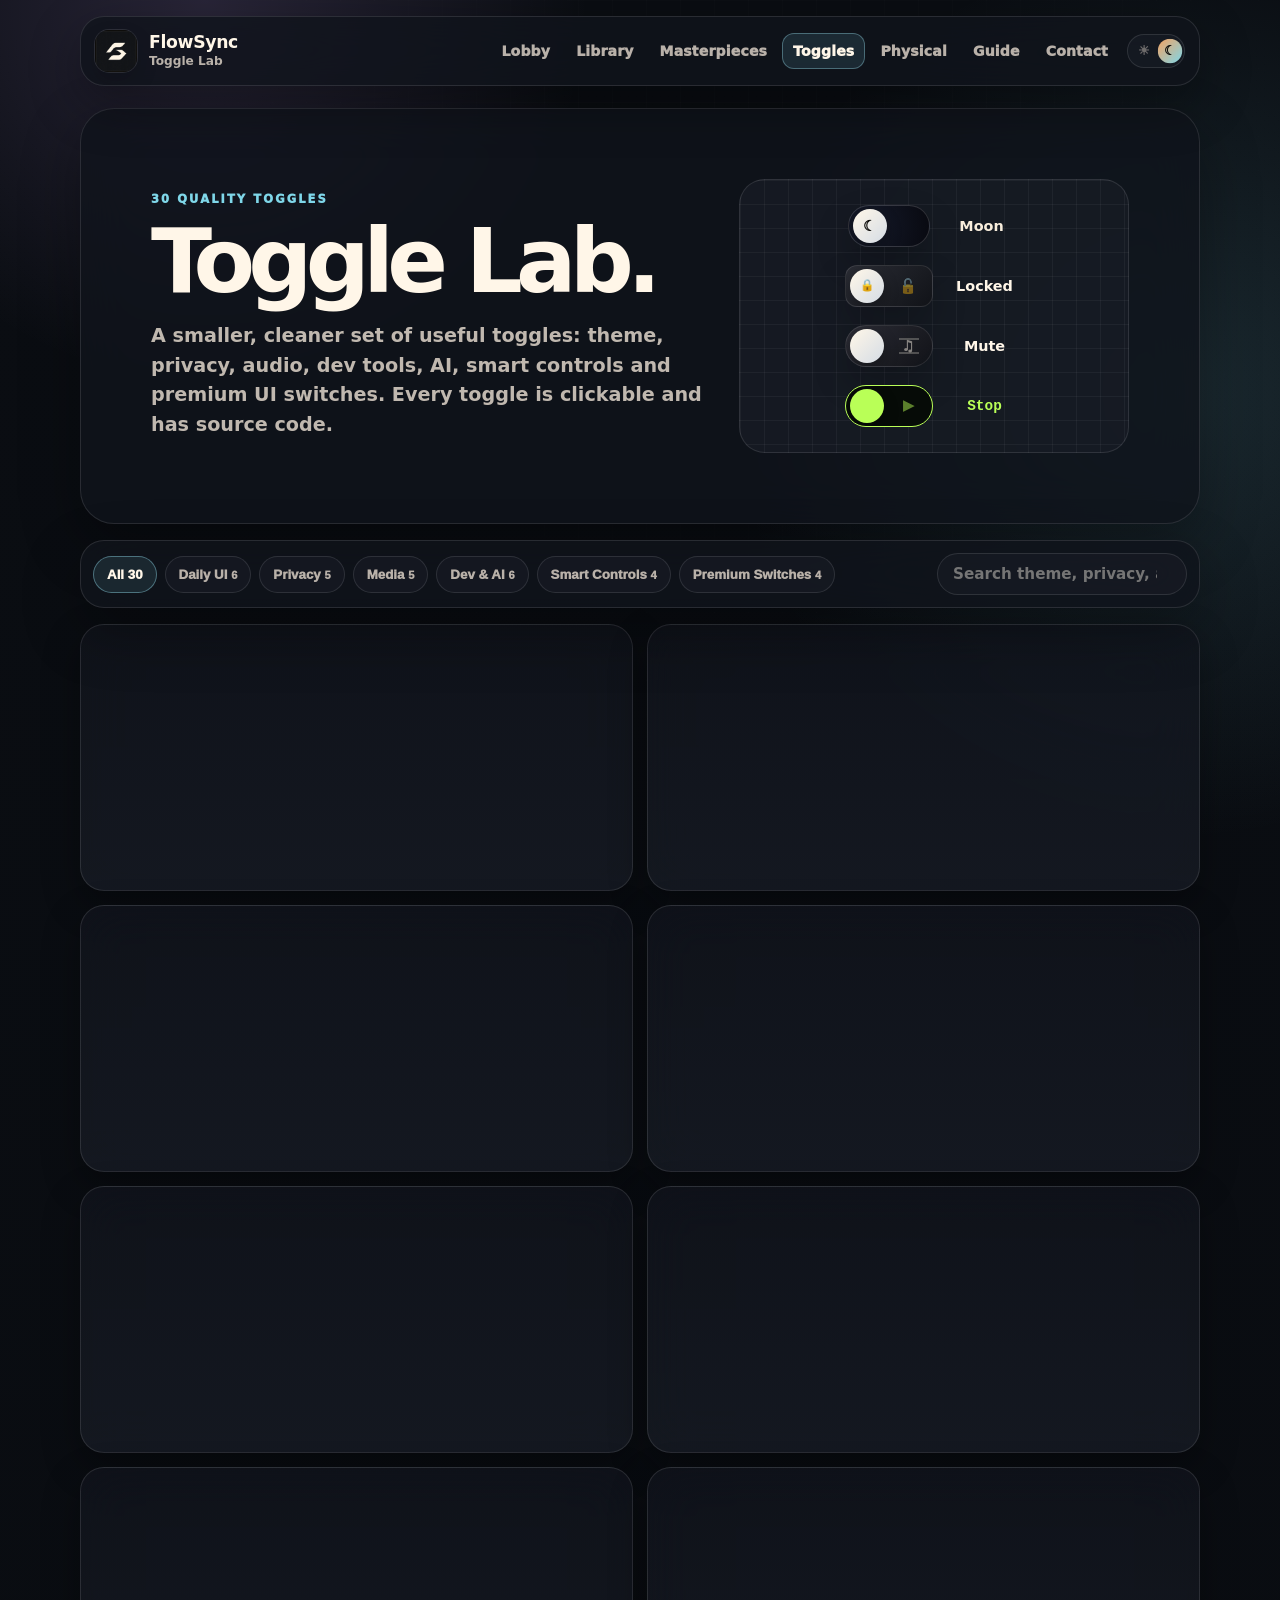
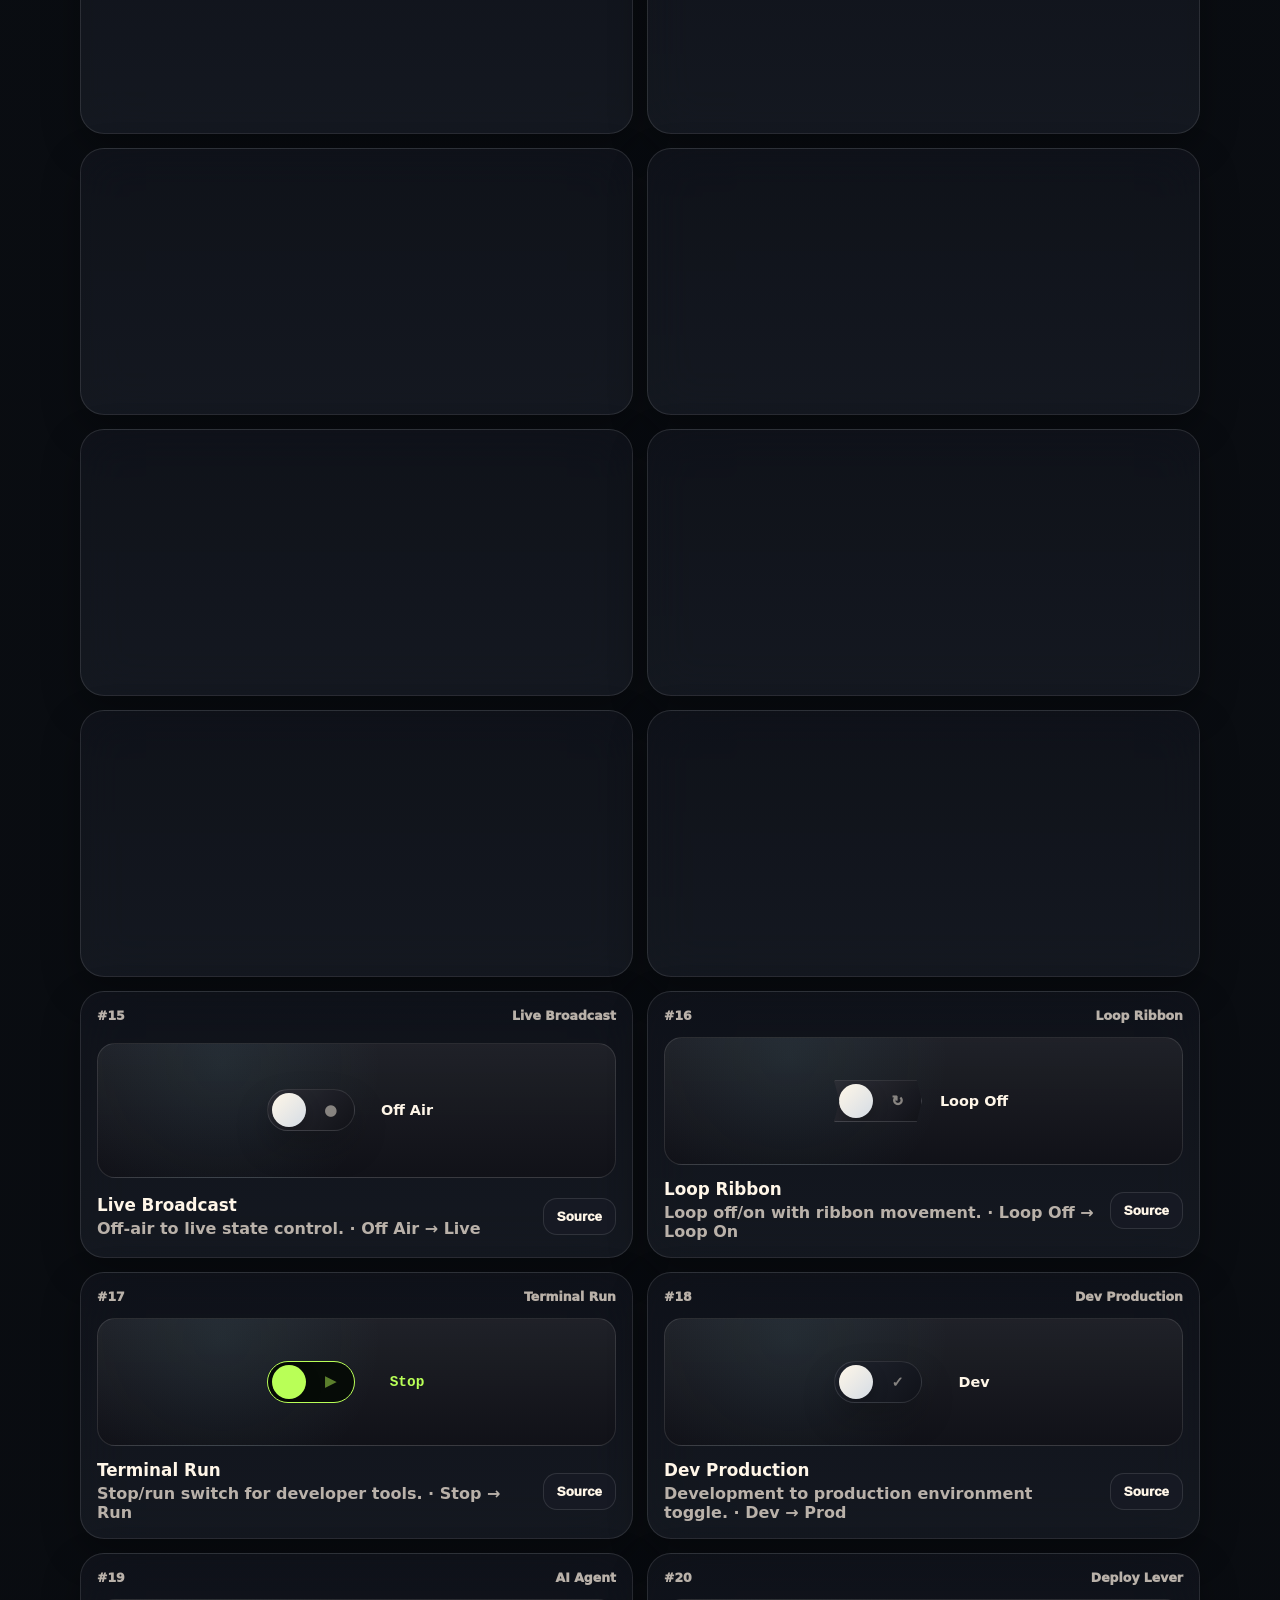
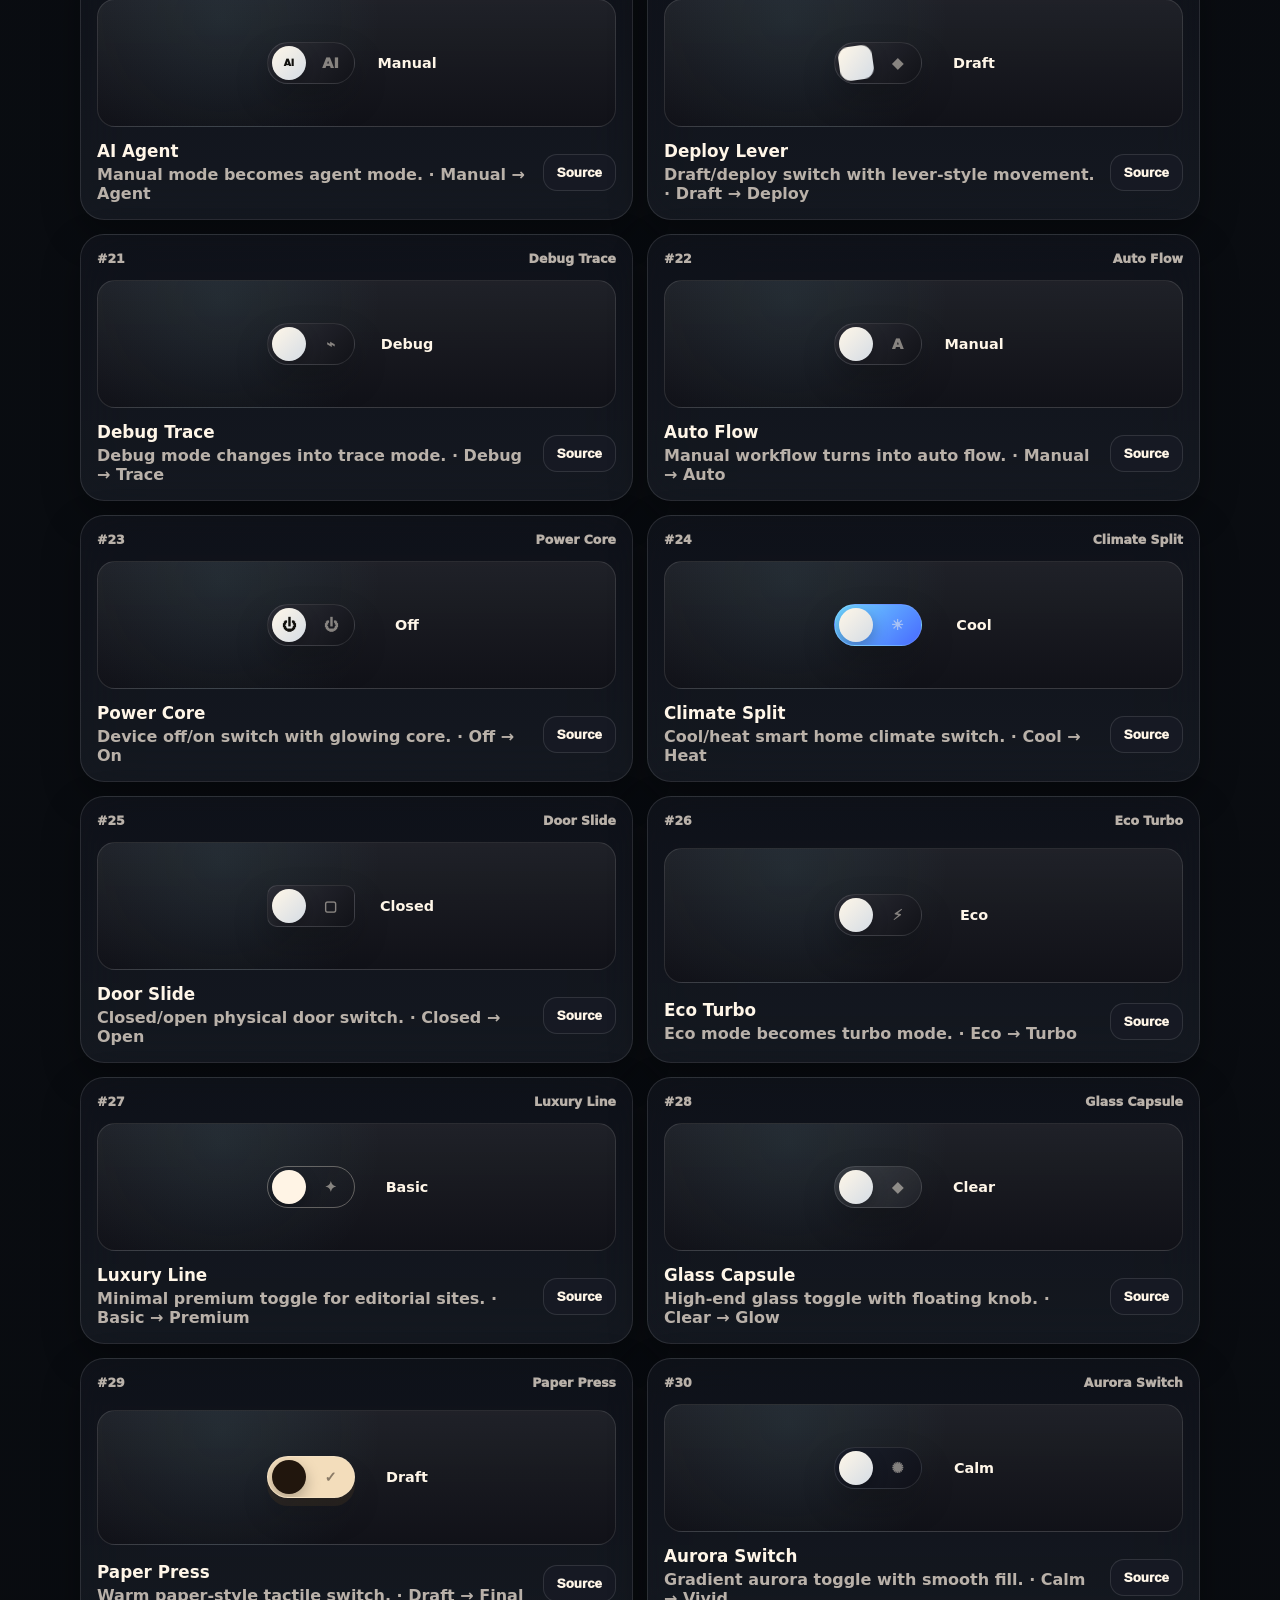
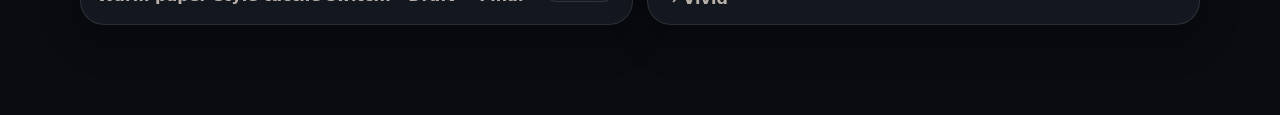
<file: toggles/index.html>
<!doctype html>

<html data-theme="dark" lang="en">
  <head>
<meta charset="utf-8"/>
<meta name="viewport" content="width=device-width, initial-scale=1, viewport-fit=cover"/>
<title>FlowSync — Toggle Lab</title>
<meta name="description" content="Browse stylish button designs, button libraries, toggles, and interactive UI states."/>
<meta name="robots" content="index, follow, max-image-preview:large"/>
<meta name="author" content="Abid Hasan"/>
<meta name="theme-color" content="#06090f"/>
<meta name="color-scheme" content="dark light"/>
<meta name="referrer" content="strict-origin-when-cross-origin"/>
<link rel="canonical" href="https://abid-root.github.io/flowsync-button/toggles/"/>
<link rel="manifest" href="../site.webmanifest"/>
<link rel="icon" href="../common/favicon.ico" sizes="any"/>
<link rel="icon" href="../common/favicon-192.png" type="image/png" sizes="192x192"/>
<link rel="apple-touch-icon" href="../common/apple-touch-icon.png"/>
<meta property="og:type" content="website"/>
<meta property="og:site_name" content="FlowSync"/>
<meta property="og:title" content="FlowSync — Toggle Lab"/>
<meta property="og:description" content="Browse stylish button designs, button libraries, toggles, and interactive UI states."/>
<meta property="og:url" content="https://abid-root.github.io/flowsync-button/toggles/"/>
<meta property="og:image" content="https://abid-root.github.io/flowsync-button/common/button-og.png"/>
<meta property="og:image:secure_url" content="https://abid-root.github.io/flowsync-button/common/button-og.png"/>
<meta property="og:image:width" content="1200"/>
<meta property="og:image:height" content="630"/>
<meta property="og:image:alt" content="FlowSync — Toggle Lab preview image"/>
<meta name="twitter:card" content="summary_large_image"/>
<meta name="twitter:title" content="FlowSync — Toggle Lab"/>
<meta name="twitter:description" content="Browse stylish button designs, button libraries, toggles, and interactive UI states."/>
<meta name="twitter:image" content="https://abid-root.github.io/flowsync-button/common/button-og.png"/>
<script type="application/ld+json">{"@context":"https://schema.org","@type":"WebPage","name":"FlowSync \u2014 Toggle Lab","url":"https://abid-root.github.io/flowsync-button/toggles/","description":"Browse stylish button designs, button libraries, toggles, and interactive UI states.","publisher":{"@type":"Organization","name":"FlowSync"},"author":{"@type":"Person","name":"Abid Hasan"}}</script>
<style id="flowsync-final-device-guard">html{scroll-behavior:smooth;-webkit-text-size-adjust:100%;}body{overflow-x:hidden;}img,svg,video,canvas{max-width:100%;height:auto;}button,a,input,select,textarea{touch-action:manipulation;}:where(a,button,input,select,textarea):focus-visible{outline:2px solid currentColor;outline-offset:3px;}@media(max-width:760px){:where(.nav,.topbar,.header,.site-header,.navbar){max-width:100%;}:where(h1,.hero-title){overflow-wrap:break-word;}}</style>
<link href="../assets/styles.css" rel="stylesheet" />
    <link href="../assets/toggle-lab-quality.css" rel="stylesheet" />
</head>
  <body class="toggle-lab-body" data-page="toggles">
    <div aria-hidden="true" class="ambient"></div>
    <header class="topbar">
      <a aria-label="FlowSync home" class="brand" href="../index.html">
        <img
          alt="FlowSync logo"
          class="brand-logo"
          data-dark="../common/blackone.webp"
          data-light="../common/whiteone.webp"
          decoding="async"
          height="44"
          id="brandLogo"
          loading="lazy"
          src="../common/blackone.webp"
          width="44"
        />
        <span><strong>FlowSync</strong><small>Toggle Lab</small></span>
      </a>
      <nav aria-label="Primary navigation" class="toplinks">
        <a href="../index.html">Lobby</a><a href="../library.html">Library</a
        ><a href="../masterpieces/index.html">Masterpieces</a
        ><a aria-current="page" href="../toggles/index.html">Toggles</a
        ><a href="../physical-buttons/index.html">Physical</a
        ><a href="../source-guide.html">Guide</a>
        <a href="https://abid-root.github.io/contact/">Contact</a>
        <button
          aria-label="Toggle theme"
          class="theme-btn"
          id="themeToggle"
          type="button"
        >
          <span aria-hidden="true" class="theme-icon sun">☀</span
          ><span aria-hidden="true" class="theme-icon moon">☾</span>
        </button>
      </nav>
    </header>
    <main class="toggle-shell">
      <section class="toggle-hero">
        <div>
          <p class="label">30 quality toggles</p>
          <h1>Toggle Lab.</h1>
          <p class="lead">
            A smaller, cleaner set of useful toggles: theme, privacy, audio, dev
            tools, AI, smart controls and premium UI switches. Every toggle is
            clickable and has source code.
          </p>
        </div>
        <div class="toggle-hero-wall" id="toggleHeroPreview"></div>
      </section>
      <section class="toggle-tools">
        <div class="toggle-tabs" id="toggleTabs"></div>
        <input
          autocomplete="off"
          class="toggle-search"
          id="toggleSearch"
          placeholder="Search theme, privacy, audio, AI..."
          type="search"
        />
      </section>
      <section class="toggle-grid" id="toggleGrid"></section>
    </main>
    <dialog class="toggle-source-dialog" id="toggleSourceDialog">
      <form class="toggle-dialog-head" method="dialog">
        <div>
          <p class="label">copy source</p>
          <h2 id="toggleDialogTitle">Toggle source</h2>
        </div>
        <button class="toggle-dialog-close" type="submit"></button>
      </form>
      <div class="toggle-dialog-preview" id="toggleDialogPreview"></div>
      <div class="toggle-code-tabs">
        <button class="toggle-code-tab active" data-tab="html" type="button">
          HTML
        </button>
        <button class="toggle-code-tab" data-tab="css" type="button">
          CSS
        </button>
        <button class="toggle-code-tab" data-tab="js" type="button">JS</button>
        <button class="toggle-copy-code" id="toggleCopyCode" type="button">
          Copy
        </button>
      </div>
      <pre class="toggle-code-box"><code id="toggleCodeBlock"></code></pre>
    </dialog>
    <script src="../assets/data.js"></script>
    <script src="../assets/app.js"></script>
    <script src="../assets/toggle-quality-data.js"></script>
    <script src="../assets/toggle-quality-app.js"></script>
  </body>
</html>
</file>
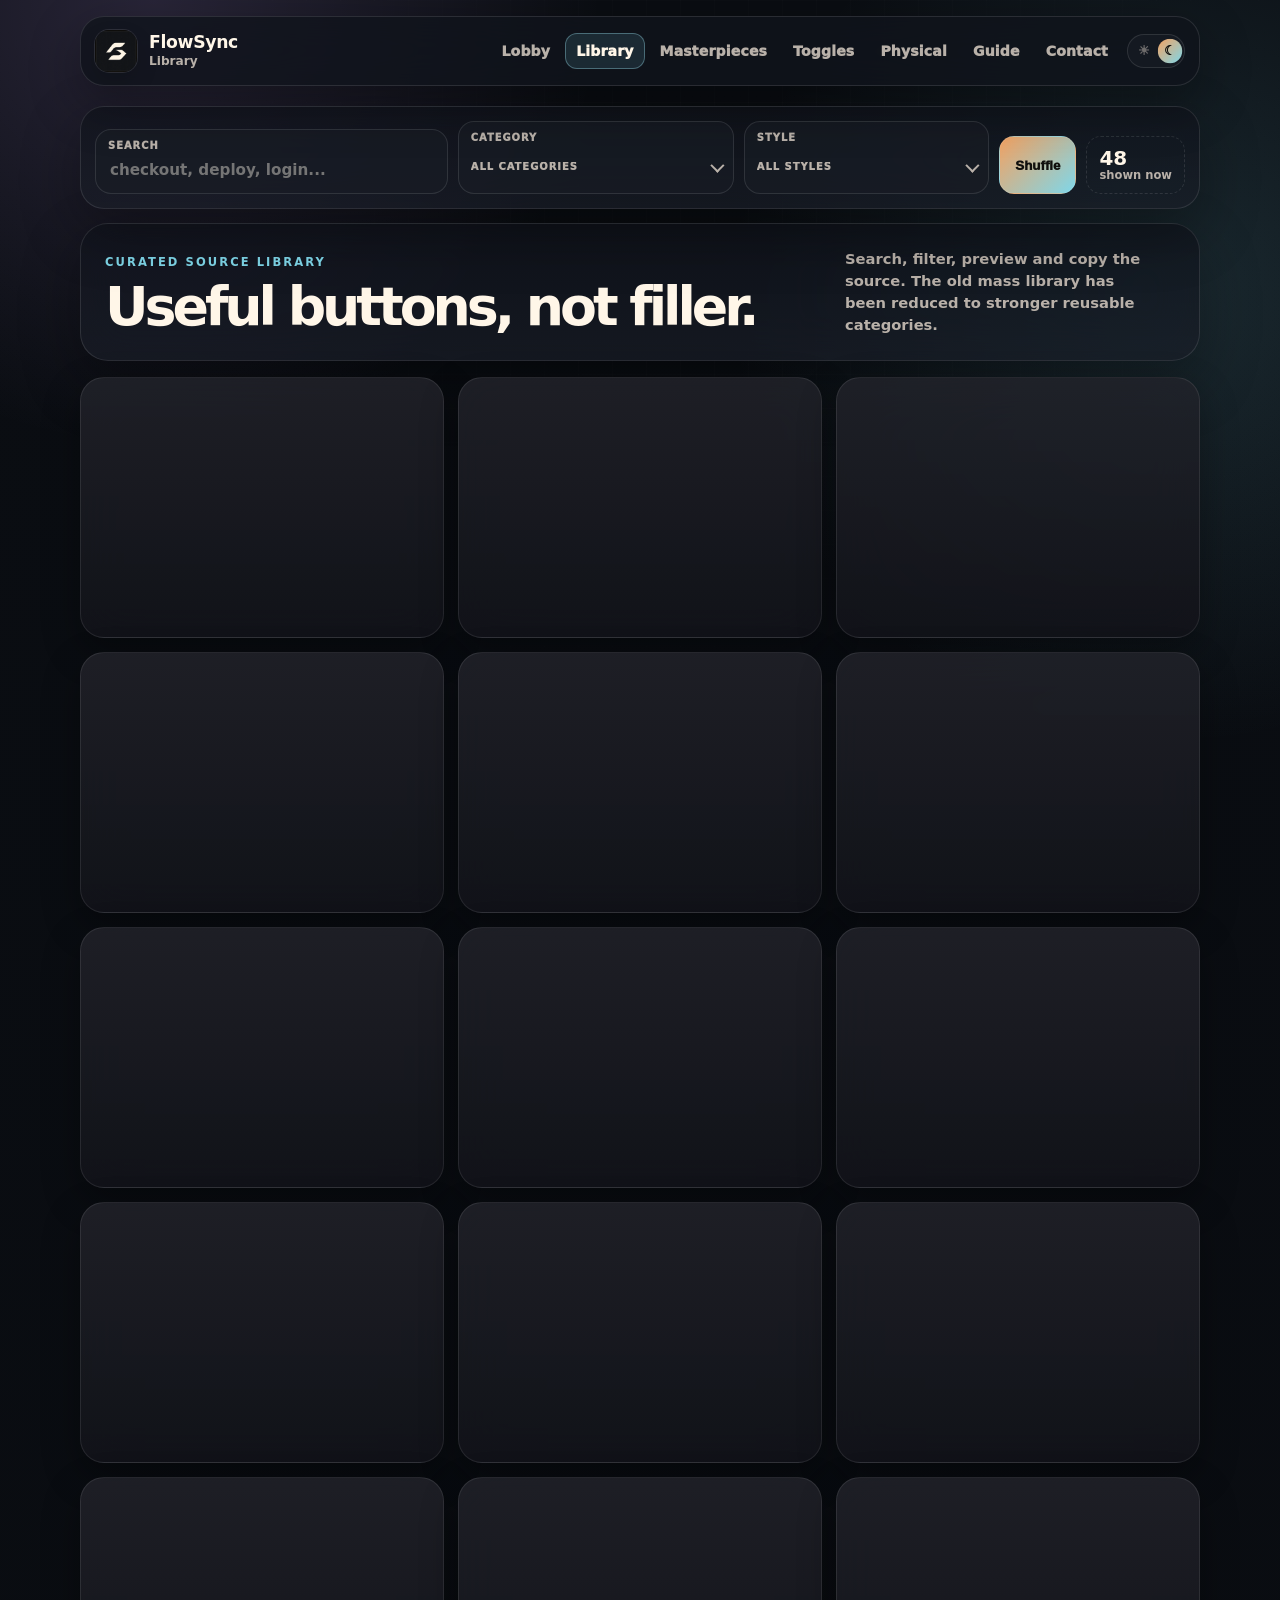
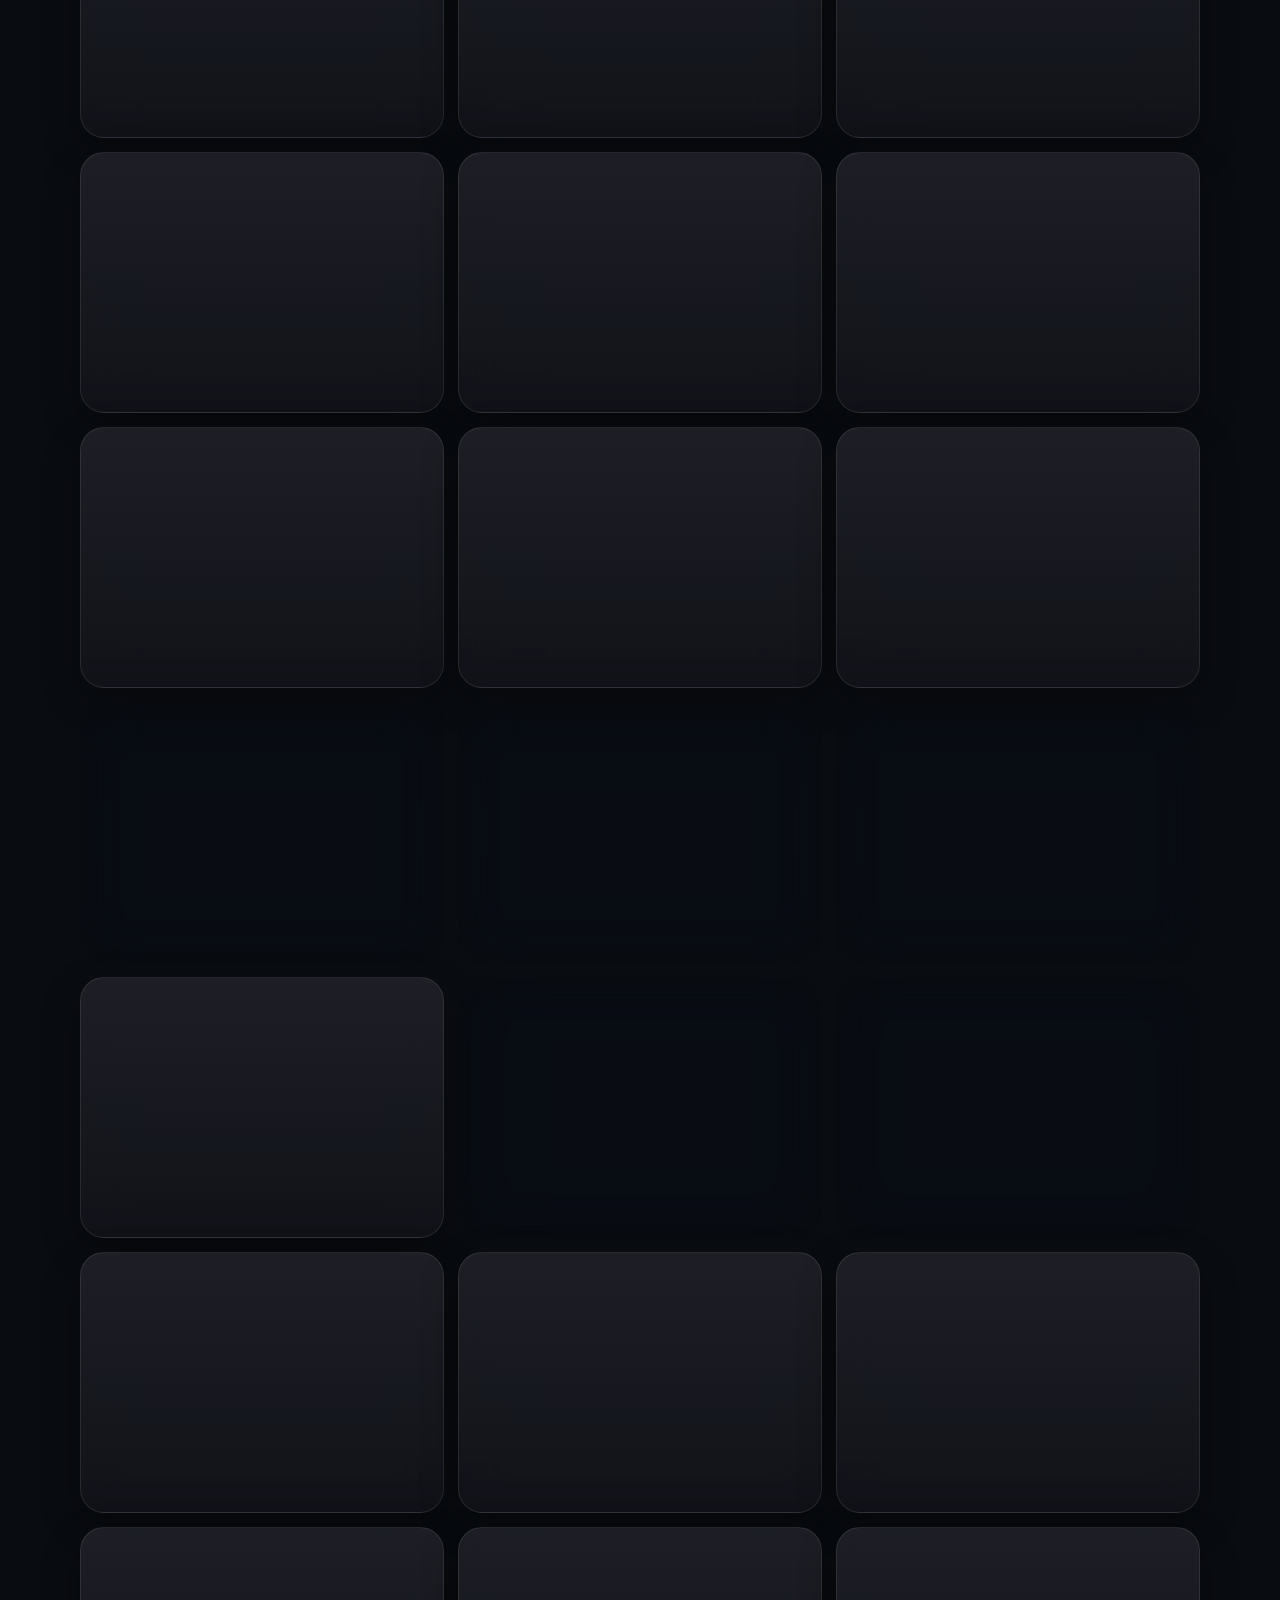
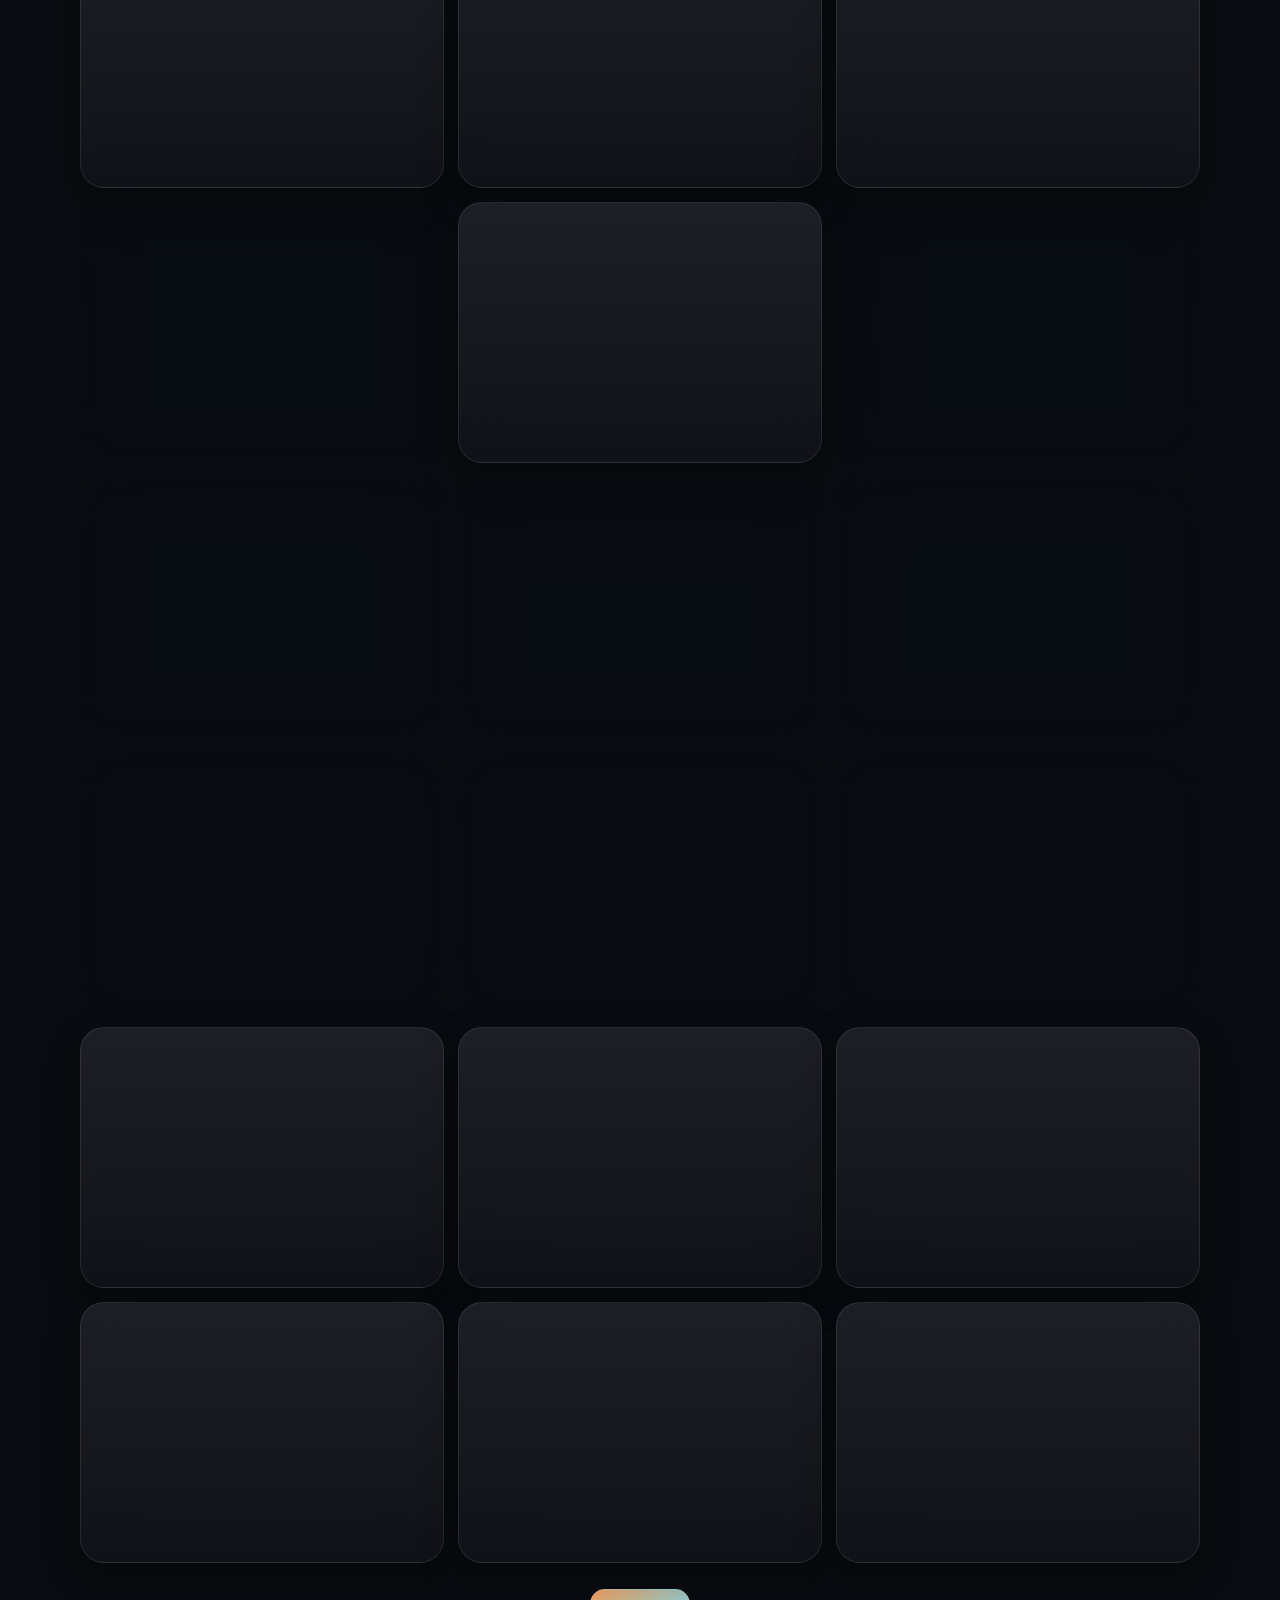
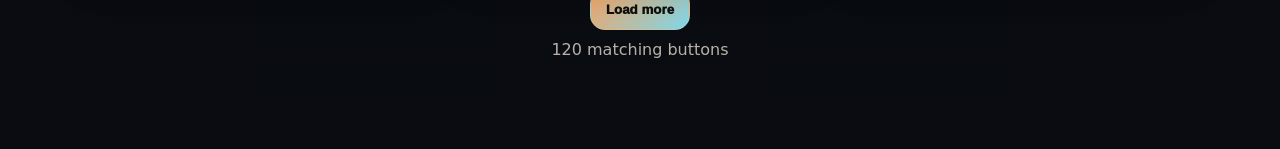
<file: library.html>
<!doctype html>

<html data-theme="dark" lang="en">
  <head>
<meta charset="utf-8"/>
<meta name="viewport" content="width=device-width, initial-scale=1, viewport-fit=cover"/>
<title>FlowSync — Button Library</title>
<meta name="description" content="Browse stylish button designs, button libraries, toggles, and interactive UI states."/>
<meta name="robots" content="index, follow, max-image-preview:large"/>
<meta name="author" content="Abid Hasan"/>
<meta name="theme-color" content="#06090f"/>
<meta name="color-scheme" content="dark light"/>
<meta name="referrer" content="strict-origin-when-cross-origin"/>
<link rel="canonical" href="https://abid-root.github.io/flowsync-button/library.html"/>
<link rel="manifest" href="site.webmanifest"/>
<link rel="icon" href="common/favicon.ico" sizes="any"/>
<link rel="icon" href="common/favicon-192.png" type="image/png" sizes="192x192"/>
<link rel="apple-touch-icon" href="common/apple-touch-icon.png"/>
<meta property="og:type" content="website"/>
<meta property="og:site_name" content="FlowSync"/>
<meta property="og:title" content="FlowSync — Button Library"/>
<meta property="og:description" content="Browse stylish button designs, button libraries, toggles, and interactive UI states."/>
<meta property="og:url" content="https://abid-root.github.io/flowsync-button/library.html"/>
<meta property="og:image" content="https://abid-root.github.io/flowsync-button/common/button-og.png"/>
<meta property="og:image:secure_url" content="https://abid-root.github.io/flowsync-button/common/button-og.png"/>
<meta property="og:image:width" content="1200"/>
<meta property="og:image:height" content="630"/>
<meta property="og:image:alt" content="FlowSync — Button Library preview image"/>
<meta name="twitter:card" content="summary_large_image"/>
<meta name="twitter:title" content="FlowSync — Button Library"/>
<meta name="twitter:description" content="Browse stylish button designs, button libraries, toggles, and interactive UI states."/>
<meta name="twitter:image" content="https://abid-root.github.io/flowsync-button/common/button-og.png"/>
<script type="application/ld+json">{"@context":"https://schema.org","@type":"WebPage","name":"FlowSync \u2014 Button Library","url":"https://abid-root.github.io/flowsync-button/library.html","description":"Browse stylish button designs, button libraries, toggles, and interactive UI states.","publisher":{"@type":"Organization","name":"FlowSync"},"author":{"@type":"Person","name":"Abid Hasan"}}</script>
<style id="flowsync-final-device-guard">html{scroll-behavior:smooth;-webkit-text-size-adjust:100%;}body{overflow-x:hidden;}img,svg,video,canvas{max-width:100%;height:auto;}button,a,input,select,textarea{touch-action:manipulation;}:where(a,button,input,select,textarea):focus-visible{outline:2px solid currentColor;outline-offset:3px;}@media(max-width:760px){:where(.nav,.topbar,.header,.site-header,.navbar){max-width:100%;}:where(h1,.hero-title){overflow-wrap:break-word;}}</style>
<link href="assets/styles.css" rel="stylesheet" />
</head>
  <body data-page="library">
    <div aria-hidden="true" class="ambient"></div>
    <header class="topbar">
      <a aria-label="FlowSync home" class="brand" href="index.html">
        <img
          alt="FlowSync logo"
          class="brand-logo"
          data-dark="common/blackone.webp"
          data-light="common/whiteone.webp"
          decoding="async"
          height="44"
          id="brandLogo"
          loading="lazy"
          src="common/blackone.webp"
          width="44"
        />
        <span><strong>FlowSync</strong><small>Library</small></span>
      </a>
      <nav aria-label="Primary navigation" class="toplinks">
        <a href="index.html">Lobby</a
        ><a aria-current="page" href="library.html">Library</a
        ><a href="masterpieces/index.html">Masterpieces</a
        ><a href="toggles/index.html">Toggles</a
        ><a href="physical-buttons/index.html">Physical</a
        ><a href="source-guide.html">Guide</a>
        <a href="https://abid-root.github.io/contact/">Contact</a>
        <button
          aria-label="Toggle theme"
          class="theme-btn"
          id="themeToggle"
          type="button"
        >
          <span aria-hidden="true" class="theme-icon sun">☀</span
          ><span aria-hidden="true" class="theme-icon moon">☾</span>
        </button>
      </nav>
    </header>
    <main class="library-layout">
      <aside aria-label="Library filters" class="filter-dock">
        <p class="label">filter</p>
        <h2>Library</h2>
        <label>
          <span>Search</span>
          <input
            autocomplete="off"
            id="searchInput"
            placeholder="checkout, deploy, login..."
            type="search"
          />
        </label>
        <label>
          <span>Category</span>
          <select id="categorySelect"></select>
        </label>
        <label>
          <span>Style</span>
          <select id="styleSelect">
            <option value="all">All styles</option>
            <option value="glass">Glass</option>
            <option value="terminal">Terminal</option>
            <option value="neon">Neon</option>
            <option value="outline">Outline</option>
            <option value="depth">Depth</option>
            <option value="liquid">Liquid</option>
            <option value="minimal">Minimal</option>
          </select>
        </label>
        <button class="dock-random" id="randomBtn" type="button">
          Shuffle
        </button>
        <div class="filter-meta">
          <strong id="visibleCount">0</strong>
          <span id="filterLabel">shown now</span>
        </div>
      </aside>
      <section class="library-main">
        <div class="library-head">
          <div>
            <p class="label">curated source library</p>
            <h1>Useful buttons, not filler.</h1>
          </div>
          <p>
            Search, filter, preview and copy the source. The old mass library
            has been reduced to stronger reusable categories.
          </p>
        </div>
        <div class="button-grid" id="buttonGrid"></div>
        <div class="load-row">
          <button class="load-more" id="loadMoreBtn" type="button">
            Load more
          </button>
          <span id="pagerText"></span>
        </div>
      </section>
    </main>
    <dialog class="source-dialog" id="sourceDialog">
      <form class="dialog-head" method="dialog">
        <div>
          <p class="label">copy source</p>
          <h2 id="dialogTitle">Button source</h2>
        </div>
        <button
          aria-label="Close source dialog"
          class="dialog-close"
          type="submit"
        ></button>
      </form>
      <div class="dialog-preview" id="dialogPreview"></div>
      <div class="code-toolbar">
        <button class="code-tab active" data-tab="html" type="button">
          HTML
        </button>
        <button class="code-tab" data-tab="css" type="button">CSS</button>
        <button class="code-tab" data-tab="js" type="button">JS</button>
        <button class="copy-code" id="copyCode" type="button">Copy</button>
      </div>
      <pre class="code-box"><code id="codeBlock"></code></pre>
    </dialog>
    <script src="assets/data.js"></script>
    <script src="assets/app.js"></script>
    <script src="assets/custom-dropdowns.js"></script>
  </body>
</html>
</file>
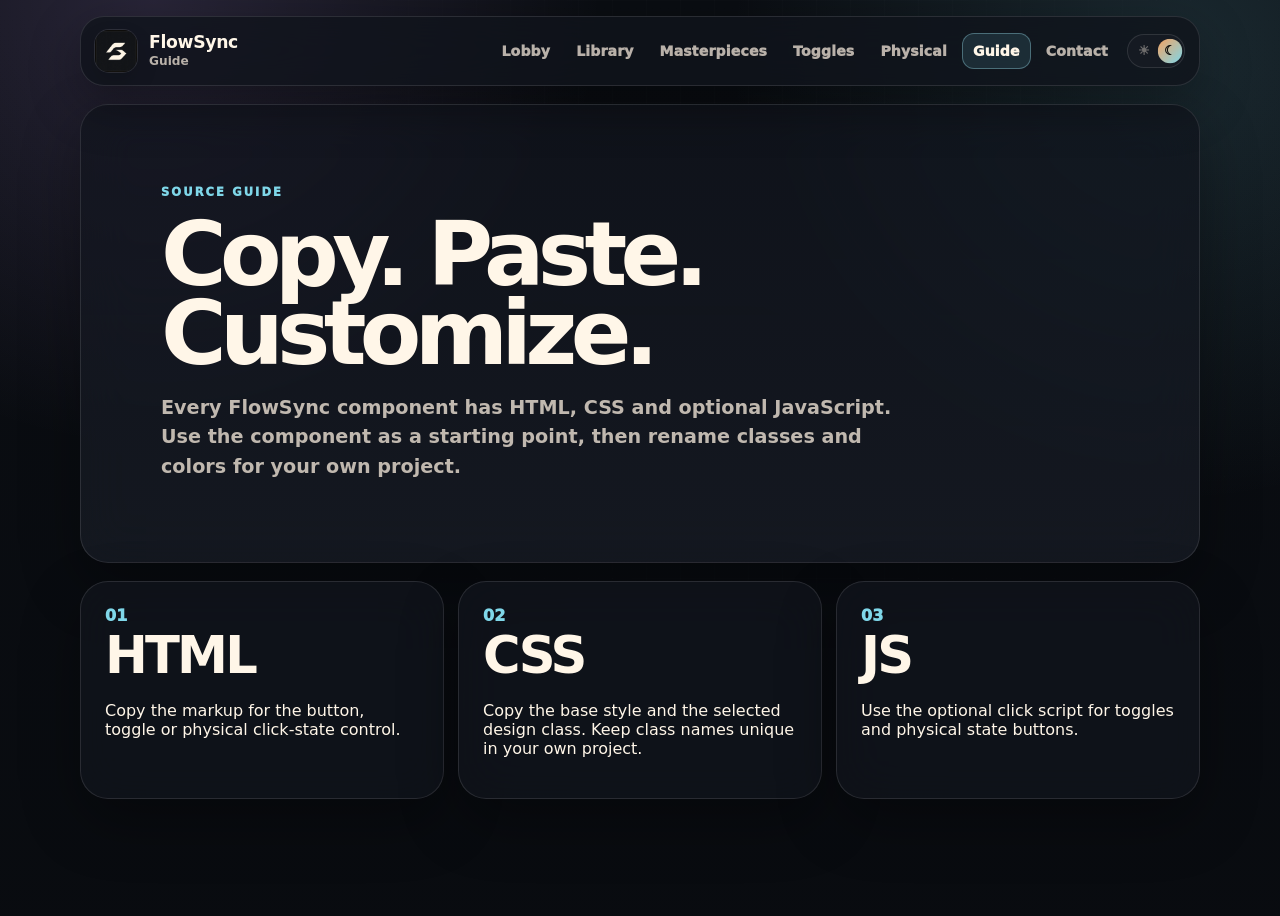
<file: source-guide.html>
<!DOCTYPE html>

<html data-theme="dark" lang="en">
<head>
<meta charset="utf-8"/>
<meta name="viewport" content="width=device-width, initial-scale=1, viewport-fit=cover"/>
<title>FlowSync — Source Guide</title>
<meta name="description" content="Learn how to use FlowSync with clear steps, private browser-first tools, and clean output."/>
<meta name="robots" content="index, follow, max-image-preview:large"/>
<meta name="author" content="Abid Hasan"/>
<meta name="theme-color" content="#06090f"/>
<meta name="color-scheme" content="dark light"/>
<meta name="referrer" content="strict-origin-when-cross-origin"/>
<link rel="canonical" href="https://abid-root.github.io/flowsync-button/source-guide.html"/>
<link rel="manifest" href="site.webmanifest"/>
<link rel="icon" href="common/favicon.ico" sizes="any"/>
<link rel="icon" href="common/favicon-192.png" type="image/png" sizes="192x192"/>
<link rel="apple-touch-icon" href="common/apple-touch-icon.png"/>
<meta property="og:type" content="website"/>
<meta property="og:site_name" content="FlowSync"/>
<meta property="og:title" content="FlowSync — Source Guide"/>
<meta property="og:description" content="Learn how to use FlowSync with clear steps, private browser-first tools, and clean output."/>
<meta property="og:url" content="https://abid-root.github.io/flowsync-button/source-guide.html"/>
<meta property="og:image" content="https://abid-root.github.io/flowsync-button/common/button-og.png"/>
<meta property="og:image:secure_url" content="https://abid-root.github.io/flowsync-button/common/button-og.png"/>
<meta property="og:image:width" content="1200"/>
<meta property="og:image:height" content="630"/>
<meta property="og:image:alt" content="FlowSync — Source Guide preview image"/>
<meta name="twitter:card" content="summary_large_image"/>
<meta name="twitter:title" content="FlowSync — Source Guide"/>
<meta name="twitter:description" content="Learn how to use FlowSync with clear steps, private browser-first tools, and clean output."/>
<meta name="twitter:image" content="https://abid-root.github.io/flowsync-button/common/button-og.png"/>
<script type="application/ld+json">{"@context":"https://schema.org","@type":"WebPage","name":"FlowSync \u2014 Source Guide","url":"https://abid-root.github.io/flowsync-button/source-guide.html","description":"Learn how to use FlowSync with clear steps, private browser-first tools, and clean output.","publisher":{"@type":"Organization","name":"FlowSync"},"author":{"@type":"Person","name":"Abid Hasan"}}</script>
<style id="flowsync-final-device-guard">html{scroll-behavior:smooth;-webkit-text-size-adjust:100%;}body{overflow-x:hidden;}img,svg,video,canvas{max-width:100%;height:auto;}button,a,input,select,textarea{touch-action:manipulation;}:where(a,button,input,select,textarea):focus-visible{outline:2px solid currentColor;outline-offset:3px;}@media(max-width:760px){:where(.nav,.topbar,.header,.site-header,.navbar){max-width:100%;}:where(h1,.hero-title){overflow-wrap:break-word;}}</style>
<link href="assets/styles.css" rel="stylesheet"/>
</head>
<body data-page="guide">
<div aria-hidden="true" class="ambient"></div>
<header class="topbar">
<a aria-label="FlowSync home" class="brand" href="index.html">
<img alt="FlowSync logo" class="brand-logo" data-dark="common/blackone.webp" data-light="common/whiteone.webp" decoding="async" height="44" id="brandLogo" loading="lazy" src="common/blackone.webp" width="44"/>
<span><strong>FlowSync</strong><small>Guide</small></span>
</a>
<nav aria-label="Primary navigation" class="toplinks">
<a href="index.html">Lobby</a><a href="library.html">Library</a><a href="masterpieces/index.html">Masterpieces</a><a href="toggles/index.html">Toggles</a><a href="physical-buttons/index.html">Physical</a><a aria-current="page" href="source-guide.html">Guide</a>
<a href="https://abid-root.github.io/contact/">Contact</a>
<button aria-label="Toggle theme" class="theme-btn" id="themeToggle" type="button"><span aria-hidden="true" class="theme-icon sun">☀</span><span aria-hidden="true" class="theme-icon moon">☾</span></button>
</nav>
</header>
<main class="guide-shell">
<section class="guide-hero">
<p class="label">source guide</p>
<h1>Copy. Paste. Customize.</h1>
<p class="lead">Every FlowSync component has HTML, CSS and optional JavaScript. Use the component as a starting point, then rename classes and colors for your own project.</p>
</section>
<section class="guide-grid">
<article><span>01</span><h2>HTML</h2><p>Copy the markup for the button, toggle or physical click-state control.</p></article>
<article><span>02</span><h2>CSS</h2><p>Copy the base style and the selected design class. Keep class names unique in your own project.</p></article>
<article><span>03</span><h2>JS</h2><p>Use the optional click script for toggles and physical state buttons.</p></article>
</section>
</main>
<script src="assets/data.js"></script>
<script src="assets/app.js"></script>
</body>
</html>
</file>
<file: assets/styles.css>
:root {
  --bg: #0b0b12;
  --surface: rgba(18, 16, 28, .78);
  --surface-2: rgba(28, 24, 42, .82);
  --text: #fff4e5;
  --muted: #b2a7ba;
  --line: rgba(255, 255, 255, .12);
  --accent: #ff9e64;
  --accent-2: #70d7ff;
  --accent-3: #d68cff;
  --shadow: rgba(0,0,0,.36);
  --grid: rgba(255,255,255,.045);
  color-scheme: dark;
}

:root[data-theme="light"] {
  --bg: #f4efe6;
  --surface: rgba(255, 250, 240, .78);
  --surface-2: rgba(247, 238, 221, .86);
  --text: #16110d;
  --muted: #706154;
  --line: rgba(30, 21, 12, .13);
  --accent: #9e4f17;
  --accent-2: #056c83;
  --accent-3: #7b42ad;
  --shadow: rgba(70, 43, 18, .13);
  --grid: rgba(42, 27, 12, .055);
  color-scheme: light;
}

* { box-sizing: border-box; }
html { scroll-behavior: smooth; }
body {
  margin: 0;
  min-height: 100vh;
  background:
    radial-gradient(circle at 9% 10%, color-mix(in srgb, var(--accent-3) 28%, transparent), transparent 26rem),
    radial-gradient(circle at 82% 5%, color-mix(in srgb, var(--accent-2) 22%, transparent), transparent 28rem),
    radial-gradient(circle at 60% 100%, color-mix(in srgb, var(--accent) 22%, transparent), transparent 30rem),
    var(--bg);
  color: var(--text);
  font-family: Inter, ui-sans-serif, system-ui, -apple-system, BlinkMacSystemFont, "Segoe UI", sans-serif;
}

.ambient {
  position: fixed;
  inset: 0;
  pointer-events: none;
  background-image:
    linear-gradient(var(--grid) 1px, transparent 1px),
    linear-gradient(90deg, var(--grid) 1px, transparent 1px);
  background-size: 34px 34px;
  mask-image: radial-gradient(circle at 60% 20%, black, transparent 80%);
}

.topbar {
  position: sticky;
  top: 16px;
  z-index: 50;
  width: min(1180px, calc(100% - 28px));
  margin: 16px auto 0;
  border: 1px solid var(--line);
  border-radius: 24px;
  background: var(--surface);
  backdrop-filter: blur(24px) saturate(140%);
  box-shadow: 0 18px 52px var(--shadow);
  padding: 12px 14px;
  display: flex;
  align-items: center;
  justify-content: space-between;
  gap: 18px;
}

.brand {
  display: inline-flex;
  align-items: center;
  gap: 12px;
  color: inherit;
  text-decoration: none;
}
.brand-logo {
  width: 44px;
  height: 44px;
  object-fit: contain;
  display: block;
  flex-shrink: 0;
}
.brand strong { display: block; font-size: 1.05rem; line-height: 1; }
.brand small { display: block; color: var(--muted); font-weight: 800; margin-top: 3px; }

.toplinks {
  display: flex;
  align-items: center;
  gap: 8px;
}
.toplinks a,
.theme-btn {
  border: 1px solid transparent;
  background: transparent;
  color: var(--muted);
  text-decoration: none;
  padding: 10px 13px;
  border-radius: 999px;
  font-weight: 950;
  letter-spacing: .02em;
  cursor: pointer;
}
.toplinks a:hover,
.toplinks a[aria-current="page"],
.theme-btn:hover {
  color: var(--text);
  border-color: var(--line);
  background: color-mix(in srgb, var(--accent) 12%, transparent);
}

.lobby-shell,
.guide-shell {
  width: min(1180px, calc(100% - 28px));
  margin: 20px auto 90px;
}

.lobby-hero {
  min-height: 560px;
  display: grid;
  grid-template-columns: 1fr minmax(320px, 430px);
  gap: 18px;
  align-items: stretch;
}

.hero-left,
.lobby-device,
.lobby-stats article,
.category-card,
.filter-dock,
.library-head,
.button-card,
.source-dialog,
.guide-hero,
.guide-grid article {
  border: 1px solid var(--line);
  background: var(--surface);
  backdrop-filter: blur(24px) saturate(140%);
  box-shadow: 0 22px 60px var(--shadow);
}

.hero-left {
  border-radius: 38px;
  padding: clamp(34px, 7vw, 80px);
  display: flex;
  flex-direction: column;
  justify-content: center;
}

.label {
  margin: 0 0 16px;
  color: var(--accent-2);
  text-transform: uppercase;
  letter-spacing: .18em;
  font-size: .72rem;
  font-weight: 1000;
}

h1 {
  margin: 0;
  font-size: clamp(3.2rem, 9vw, 8rem);
  line-height: .82;
  letter-spacing: -.085em;
}
.lead {
  margin: 24px 0 0;
  color: var(--muted);
  max-width: 690px;
  font-size: clamp(1rem, 1.5vw, 1.22rem);
  line-height: 1.55;
  font-weight: 680;
}
.hero-actions {
  margin-top: 32px;
  display: flex;
  gap: 10px;
  flex-wrap: wrap;
}
.mega-link,
.ghost-link,
.dock-random,
.load-more,
.copy-code,
.dialog-close {
  border: 1px solid var(--line);
  border-radius: 999px;
  padding: 13px 18px;
  text-decoration: none;
  font-weight: 1000;
  cursor: pointer;
}
.mega-link,
.dock-random,
.load-more,
.copy-code {
  color: #11100d;
  background: linear-gradient(135deg, var(--accent), var(--accent-2));
}
.ghost-link,
.dialog-close {
  color: var(--text);
  background: transparent;
}

.lobby-device {
  border-radius: 38px;
  padding: 20px;
  display: grid;
  grid-template-rows: auto 1fr;
  gap: 18px;
  overflow: hidden;
}
.device-top {
  display: flex;
  gap: 8px;
}
.device-top span {
  width: 12px;
  height: 12px;
  border-radius: 50%;
  background: var(--accent);
}
.device-grid {
  border-radius: 28px;
  background:
    linear-gradient(var(--grid) 1px, transparent 1px),
    linear-gradient(90deg, var(--grid) 1px, transparent 1px),
    var(--surface-2);
  background-size: 24px 24px;
  display: grid;
  align-content: center;
  justify-items: center;
  gap: 22px;
  padding: 28px;
}

.lobby-stats {
  margin-top: 18px;
  display: grid;
  grid-template-columns: repeat(4, 1fr);
  gap: 14px;
}
.lobby-stats article {
  border-radius: 24px;
  padding: 22px;
}
.lobby-stats strong { display: block; font-size: 2.2rem; line-height: 1; }
.lobby-stats span { color: var(--muted); font-weight: 850; }

.category-map {
  margin-top: 46px;
}
.section-head {
  display: flex;
  justify-content: space-between;
  align-items: end;
  gap: 20px;
  margin-bottom: 18px;
}
.section-head h2,
.filter-dock h2,
.library-head h1,
.guide-grid h2 {
  margin: 0;
  font-size: clamp(1.7rem, 4vw, 3.2rem);
  letter-spacing: -.055em;
}

.map-grid {
  display: grid;
  grid-template-columns: repeat(4, minmax(0, 1fr));
  gap: 14px;
}
.category-card {
  border-radius: 26px;
  padding: 20px;
  min-height: 180px;
  color: inherit;
  text-decoration: none;
  position: relative;
  overflow: hidden;
  transition: transform .18s ease, border-color .18s ease;
}
.category-card:hover {
  transform: translateY(-5px);
  border-color: color-mix(in srgb, var(--accent) 45%, var(--line));
}
.category-card .icon {
  width: 42px;
  height: 42px;
  border-radius: 14px;
  display: grid;
  place-items: center;
  color: #111;
  background: linear-gradient(135deg, var(--accent), var(--accent-2));
  font-weight: 1000;
}
.category-card h3 { margin: 20px 0 8px; font-size: 1.1rem; }
.category-card p { color: var(--muted); margin: 0; line-height: 1.45; font-size: .9rem; }
.category-card small { position: absolute; right: 18px; top: 18px; color: var(--muted); font-weight: 900; }

.library-layout {
  width: min(1440px, calc(100% - 28px));
  margin: 20px auto 90px;
  display: grid;
  grid-template-columns: 295px 1fr;
  gap: 16px;
  align-items: start;
}
.filter-dock {
  position: sticky;
  top: 108px;
  border-radius: 30px;
  padding: 20px;
  display: grid;
  gap: 14px;
}
.filter-dock label {
  display: grid;
  gap: 6px;
  border: 1px solid var(--line);
  background: var(--surface-2);
  border-radius: 18px;
  padding: 11px 12px;
}
.filter-dock label span {
  color: var(--muted);
  text-transform: uppercase;
  letter-spacing: .13em;
  font-size: .68rem;
  font-weight: 1000;
}
input,
select {
  border: 0;
  outline: 0;
  background: transparent;
  color: var(--text);
  font: inherit;
  font-weight: 850;
  min-width: 0;
}
select option { color: #111; }
.filter-meta {
  border: 1px dashed var(--line);
  border-radius: 18px;
  padding: 15px;
}
.filter-meta strong { display: block; font-size: 2rem; }
.filter-meta span { color: var(--muted); font-weight: 800; }

.library-main {
  min-width: 0;
}
.library-head {
  border-radius: 32px;
  padding: 30px;
  display: grid;
  grid-template-columns: 1fr minmax(240px, 360px);
  gap: 18px;
  align-items: end;
}
.library-head p {
  margin: 0;
  color: var(--muted);
  font-weight: 720;
  line-height: 1.5;
}
.library-head .label { color: var(--accent-2); margin-bottom: 12px; }

.button-grid {
  margin-top: 16px;
  display: grid;
  grid-template-columns: repeat(3, minmax(0, 1fr));
  gap: 14px;
}
.button-card {
  content-visibility: auto;
  contain-intrinsic-size: 250px;
  border-radius: 28px;
  padding: 16px;
  display: grid;
  gap: 14px;
}
.card-meta {
  display: flex;
  justify-content: space-between;
  gap: 12px;
  color: var(--muted);
  font-size: .75rem;
  font-weight: 950;
}
.stage {
  min-height: 120px;
  border-radius: 22px;
  border: 1px solid var(--line);
  background:
    radial-gradient(circle at 20% 20%, color-mix(in srgb, hsl(var(--hue) 88% 62%) 16%, transparent), transparent 180px),
    var(--surface-2);
  display: grid;
  place-items: center;
  padding: 22px;
  overflow: hidden;
}
.card-bottom {
  display: grid;
  grid-template-columns: 1fr auto;
  align-items: center;
  gap: 10px;
}
.card-bottom strong { display: block; }
.card-bottom small { color: var(--muted); font-weight: 780; }
.source-btn {
  border: 1px solid var(--line);
  border-radius: 999px;
  background: transparent;
  color: var(--text);
  padding: 9px 12px;
  font-weight: 1000;
  cursor: pointer;
}
.load-row {
  display: grid;
  place-items: center;
  gap: 10px;
  margin-top: 26px;
  color: var(--muted);
}

/* Button design system */
.bv-btn {
  --c1: hsl(var(--hue) 88% 60%);
  --c2: hsl(var(--hue2) 88% 62%);
  position: relative;
  isolation: isolate;
  display: inline-flex;
  align-items: center;
  justify-content: center;
  gap: .62em;
  min-height: 48px;
  padding: 0 22px;
  border: 0;
  outline: 0;
  color: var(--button-fg, #fffaf0);
  background: var(--button-bg, linear-gradient(135deg, var(--c1), var(--c2)));
  box-shadow: 0 calc(8px + var(--weight) * 2px) calc(18px + var(--weight) * 2px) color-mix(in srgb, var(--c1) 24%, transparent);
  font: 950 .92rem/1 Inter, ui-sans-serif, system-ui, sans-serif;
  cursor: pointer;
  overflow: hidden;
  transition: transform .18s ease, filter .18s ease, box-shadow .18s ease, border-color .18s ease, letter-spacing .18s ease;
  transform: translateZ(0);
}
.bv-btn span, .bv-btn b { position: relative; z-index: 2; }
.bv-btn span { font-size: 1.04em; }
.shape-pill { border-radius: 999px; }
.shape-squircle { border-radius: 23px 13px; }
.shape-slant { border-radius: 12px; transform: skewX(-8deg); }
.shape-slant span, .shape-slant b { transform: skewX(8deg); }
.shape-ticket { border-radius: 999px 16px 999px 16px; }
.shape-tab { border-radius: 18px 18px 7px 7px; }
.shape-cut { clip-path: polygon(12px 0, 100% 0, 100% calc(100% - 12px), calc(100% - 12px) 100%, 0 100%, 0 12px); border-radius: 0; }
.shape-round { border-radius: 28px; }
.shape-square { border-radius: 8px; }
.shape-capsule { border-radius: 26px; padding-inline: 30px; }
.shape-notch { clip-path: polygon(0 0, calc(100% - 14px) 0, 100% 50%, calc(100% - 14px) 100%, 0 100%, 12px 50%); border-radius: 0; }

.family-orbit { --button-bg: radial-gradient(circle at 20% 20%, white, var(--c1) 22%, var(--c2)); color:#10100d; }
.family-capsule { --button-bg: color-mix(in srgb, var(--c1) 84%, white 12%); color:#12100c; }
.family-ticket { outline: 1px dashed rgba(255,255,255,.55); outline-offset: -6px; }
.family-glass { --button-bg: linear-gradient(135deg, color-mix(in srgb,var(--c1) 28%,transparent), color-mix(in srgb,var(--c2) 18%,transparent)); border: 1px solid color-mix(in srgb, white 28%, transparent); backdrop-filter: blur(12px); }
.family-solid { --button-bg: var(--c1); }
.family-outline { --button-bg: transparent; border: 1.5px solid var(--c1); color: var(--c1); box-shadow: none; }
.family-rail { --button-bg: transparent; color:var(--text); border-left: 4px solid var(--c1); box-shadow: none; }
.family-soft { --button-bg: color-mix(in srgb, var(--c1) 18%, var(--surface-2)); color: var(--text); box-shadow: none; }
.family-chrome { --button-bg: linear-gradient(135deg, #fff, #838383, #f6ead8); color:#111; }
.family-neon { --button-bg: #070810; border: 1px solid var(--c1); color: var(--c1); text-shadow: 0 0 12px var(--c1); box-shadow: 0 0 24px color-mix(in srgb,var(--c1) 28%,transparent); }
.family-paper { --button-bg: #f2dfc3; color:#17100a; box-shadow: 0 8px 0 #c9b28e; }
.family-brutal { --button-bg: var(--c1); color:#111; border: 2px solid #111; box-shadow: 5px 5px 0 #111; }
.family-tab { --button-bg: color-mix(in srgb, var(--c1) 22%, transparent); color:var(--text); border:1px solid var(--line); }
.family-chip { min-height: 38px; padding-inline: 16px; --button-bg: color-mix(in srgb, var(--c1) 16%, transparent); color:var(--text); box-shadow:none; }
.family-ribbon { clip-path: polygon(0 0, 94% 0, 100% 50%, 94% 100%, 0 100%, 6% 50%); }
.family-notch { clip-path: polygon(12px 0,100% 0,calc(100% - 12px) 50%,100% 100%,12px 100%,0 50%); }
.family-wire { --button-bg: transparent; color:var(--c1); border:1px solid var(--c1); box-shadow: inset 0 0 0 1px color-mix(in srgb,var(--c1) 22%, transparent); }
.family-stamp { --button-bg: transparent; color:var(--c1); border:2px dashed var(--c1); box-shadow:none; }
.family-terminal { --button-bg:#080b0a; color:#b9ff57; border:1px solid #b9ff57; font-family: ui-monospace, SFMono-Regular, Menlo, Consolas, monospace; box-shadow:none; }
.family-magnet { --button-bg: linear-gradient(90deg,var(--c1),var(--c2)); }
.family-liquid { border-radius: 28px 16px 31px 15px; }
.family-pixel { border-radius:0; box-shadow: 4px 4px 0 var(--c2); }
.family-deck { --button-bg: var(--surface-2); color: var(--text); border:1px solid var(--line); }
.family-bevel { --button-bg: linear-gradient(180deg, color-mix(in srgb,var(--c1) 85%,white 12%), color-mix(in srgb,var(--c1) 65%,black 28%)); }
.family-mono { --button-bg: var(--text); color: var(--bg); }
.family-halo { box-shadow: 0 0 0 7px color-mix(in srgb,var(--c1) 12%,transparent), 0 20px 34px color-mix(in srgb,var(--c1) 20%,transparent); }
.family-split { --button-bg: linear-gradient(90deg,var(--c1) 0 50%,var(--c2) 50%); }
.family-mesh { --button-bg: linear-gradient(135deg,var(--c1),var(--c2)); }
.family-fold { --button-bg: linear-gradient(135deg, var(--c1) 0 70%, color-mix(in srgb,var(--c1) 65%,black) 70%); }
.family-switch { --button-bg: var(--surface-2); color:var(--text); border:1px solid var(--line); }
.family-label { --button-bg: transparent; color:var(--text); border-bottom:2px solid var(--c1); box-shadow:none; }
.family-ink { --button-bg:#171118; color:#fff; }
.family-beam { --button-bg:#05070c; color:var(--c1); border:1px solid color-mix(in srgb,var(--c1) 45%,transparent); }
.family-depth { box-shadow: 0 12px 0 color-mix(in srgb,var(--c1) 36%,#000 64%), 0 25px 40px color-mix(in srgb,var(--c1) 18%, transparent); }
.family-calm { --button-bg: color-mix(in srgb,var(--c1) 12%, var(--surface-2)); color:var(--text); box-shadow:none; }
.family-flare { --button-bg: linear-gradient(90deg,var(--c1),var(--c2),var(--c1)); }
.family-bubble { border-radius: 30px 22px 34px 18px; }
.family-corner { --button-bg: transparent; border:1px solid var(--c1); color:var(--c1); }
.family-pillbox { --button-bg: var(--surface-2); color:var(--text); border:1px solid var(--line); }
.family-laser { --button-bg: #06070b; color:var(--c1); border:1px solid var(--c1); }

.pattern-grain::before,.pattern-dots::before,.pattern-grid::before,.pattern-diagonal::before,.pattern-scan::before,.pattern-rays::before,.pattern-mesh::before,.pattern-stripe::before,.pattern-softlight::before {
  content:""; position:absolute; inset:0; z-index:1; pointer-events:none; opacity:.28;
}
.pattern-grain::before { background-image: radial-gradient(circle, white .8px, transparent 1px); background-size:6px 7px; }
.pattern-dots::before { background-image: radial-gradient(circle, white 1px, transparent 1.5px); background-size: 10px 10px; }
.pattern-grid::before { background-image: linear-gradient(90deg, rgba(255,255,255,.22) 1px, transparent 1px), linear-gradient(rgba(255,255,255,.22) 1px, transparent 1px); background-size: 10px 10px; }
.pattern-diagonal::before { background: repeating-linear-gradient(45deg, transparent 0 8px, rgba(255,255,255,.22) 8px 10px); }
.pattern-scan::before { background: repeating-linear-gradient(0deg, transparent 0 6px, rgba(255,255,255,.22) 6px 7px); }
.pattern-rays::before { background: conic-gradient(from 0deg, transparent, rgba(255,255,255,.25), transparent 20%); }
.pattern-mesh::before { background-image: radial-gradient(circle at 50% 50%, rgba(255,255,255,.3) 1px, transparent 1.5px); background-size: 14px 14px; }
.pattern-stripe::before { background: repeating-linear-gradient(90deg, transparent 0 12px, rgba(255,255,255,.22) 12px 15px); }
.pattern-softlight::before { background: radial-gradient(circle at 30% 20%, rgba(255,255,255,.38), transparent 38%); }

.bv-btn::after { content:""; position:absolute; inset:0; z-index:1; opacity:0; pointer-events:none; transition:.28s ease; }
.bv-btn:hover { transform: translateY(-3px) scale(1.02); filter: saturate(1.07); }
.bv-btn:active { transform: translateY(2px) scale(.98); }

.motion-slide-glow:hover { box-shadow: 0 0 0 8px color-mix(in srgb,var(--c1) 14%, transparent), 0 20px 36px color-mix(in srgb,var(--c1) 24%, transparent); }
.motion-wipe-fill::after { background:rgba(255,255,255,.25); transform:scaleX(0); transform-origin:left; }
.motion-wipe-fill:hover::after { opacity:1; transform:scaleX(1); }
.motion-icon-hop:hover span { transform: translateY(-4px); }
.motion-ring-pop:hover { outline: 2px solid var(--c2); outline-offset: 6px; }
.motion-scan-line::after { background: repeating-linear-gradient(0deg, transparent 0 5px, rgba(255,255,255,.35) 5px 6px); }
.motion-scan-line:hover::after { opacity:.35; animation: scan 600ms linear infinite; }
.motion-border-run:hover { outline: 2px dashed var(--c2); outline-offset: 5px; }
.motion-shine-pass::after { background: linear-gradient(100deg, transparent 20%, rgba(255,255,255,.55), transparent 80%); transform: translateX(-120%); }
.motion-shine-pass:hover::after { opacity:1; transform: translateX(120%); transition: .55s ease; }
.motion-pulse-core:hover { animation: pulse 900ms ease infinite; }
.motion-tilt-card:hover { transform: perspective(520px) rotateX(8deg) rotateY(-8deg) translateY(-2px); }
.motion-press-down:hover { transform: translateY(3px); box-shadow: 0 4px 0 color-mix(in srgb,var(--c1) 40%,#000); }
.motion-split-open::after { background: linear-gradient(90deg, transparent 49%, rgba(255,255,255,.7) 50%, transparent 51%); }
.motion-split-open:hover::after { opacity:1; transform:scaleX(1.8); }
.motion-corner-grow:hover { clip-path: polygon(10px 0,100% 0,100% calc(100% - 10px),calc(100% - 10px) 100%,0 100%,0 10px); }
.motion-magnet-pull:hover { letter-spacing:.055em; }
.motion-liquid-swell:hover { border-radius: 38% 62% 45% 55% / 52% 36% 64% 48%; }
.motion-pixel-jump:hover { transform: translate(-3px,-5px); }
.motion-terminal-blink:hover b::after { content:"_"; animation: blink 700ms steps(1) infinite; }
.motion-shadow-lift:hover { box-shadow: 0 23px 36px color-mix(in srgb,var(--c1) 28%,transparent); }
.motion-stitch-dash:hover { outline: 1px dashed rgba(255,255,255,.6); outline-offset: -6px; }
.motion-wave-roll:hover { border-radius: 18px 34px 18px 34px; }
.motion-orb-spin::after { width:8px;height:8px;border-radius:50%;background:var(--c2);inset:auto;left:8px;top:50%;opacity:1;animation:orbit 1.2s linear infinite; }
.motion-label-swap:hover span { transform: rotate(180deg) scale(1.1); }
.motion-gate-open::after { background:linear-gradient(90deg,transparent,rgba(255,255,255,.38),transparent); transform:scaleX(0); }
.motion-gate-open:hover::after { opacity:1; transform:scaleX(1); }
.motion-beam-slice::after { background:rgba(255,255,255,.42); clip-path:polygon(0 40%,100% 20%,100% 40%,0 60%); }
.motion-beam-slice:hover::after { opacity:1; transform: translateX(100%); transition:.42s ease; }
.motion-soft-breathe:hover { animation: breathe 1.2s ease-in-out infinite; }
.motion-spark-field:hover::after { opacity:.65; background-image: radial-gradient(circle, white 1px, transparent 2px); background-size:12px 12px; animation: drift .5s linear infinite; }
.motion-frost-haze:hover { backdrop-filter: blur(14px); }
.motion-paper-fold:hover { clip-path: polygon(0 0,92% 0,100% 28%,100% 100%,0 100%); }
.motion-elastic-stretch:hover { animation: elastic .58s ease; }
.motion-noise-fade:hover::after { opacity:.2; background-image: radial-gradient(circle, white .8px, transparent 1px); background-size:4px 4px; }
.motion-zip-cut:hover { clip-path: polygon(0 0,100% 0,92% 50%,100% 100%,0 100%,8% 50%); }
.motion-under-trace:hover { box-shadow: inset 0 -5px 0 color-mix(in srgb,var(--c2) 75%,transparent); }
.motion-radar-sweep::after { background: conic-gradient(from 0deg, transparent, rgba(255,255,255,.45), transparent 35%); }
.motion-radar-sweep:hover::after { opacity:.6; animation: spin 1s linear infinite; }
.motion-trail-shift:hover { transform: translate(6px,-3px); }
.motion-switch-flip:hover span { transform: rotateY(180deg); }
.motion-depth-step:hover { transform: translate(-2px,-5px); }
.motion-halo-grow:hover { box-shadow:0 0 0 7px color-mix(in srgb,var(--c1) 18%,transparent), 0 16px 32px color-mix(in srgb,var(--c1) 20%,transparent); }
.motion-arrow-launch:hover span { transform: translate(5px,-5px); }
.motion-dot-orbit:hover span { animation: spin 700ms linear; }
.motion-grid-flip:hover { transform: rotateX(8deg) translateY(-3px); }
.motion-ink-spread::after { background: radial-gradient(circle, rgba(0,0,0,.24), transparent 55%); }
.motion-ink-spread:hover::after { opacity:1; transform: scale(1.4); }
.motion-calm-dim:hover { opacity:.82; }
.motion-pop-bounce:hover { animation: bounce 550ms ease; }
.motion-slice-flare:hover { text-shadow: 0 0 12px var(--c1), 0 0 20px var(--c2); }
.motion-stripe-run:hover::after { opacity:.28; background:repeating-linear-gradient(90deg,transparent 0 8px,white 8px 10px); animation: stripe 500ms linear infinite; }
.motion-bubble-rise:hover { transform: translateY(-6px) scale(1.03); }
.motion-data-scan:hover { color:#b9ff57; }
.motion-focus-lock:hover { outline:2px solid var(--c2); outline-offset:2px; }
.motion-outline-push:hover { outline:1px solid var(--c2); outline-offset:8px; }
.motion-glint-turn:hover { transform: rotate(-2deg) translateY(-3px); }
.motion-ribbon-wave:hover { border-radius: 999px 14px 999px 14px; }

@keyframes scan { to { background-position:0 18px; } }
@keyframes pulse { 50% { transform: scale(1.05); } }
@keyframes blink { 50% { opacity:0; } }
@keyframes orbit { from { transform: translate(-50%,-50%) rotate(0deg) translateX(42px) rotate(0deg);} to { transform: translate(-50%,-50%) rotate(1turn) translateX(42px) rotate(-1turn);} }
@keyframes breathe { 50% { transform: scale(1.04); } }
@keyframes drift { to { background-position:12px 12px; } }
@keyframes elastic { 30% { transform: scale(1.12,.86); } 65% { transform: scale(.94,1.08); } }
@keyframes spin { to { transform: rotate(1turn); } }
@keyframes bounce { 40% { transform: translateY(-7px); } 70% { transform: translateY(2px); } }
@keyframes stripe { to { background-position:24px 0; } }

.source-dialog {
  width: min(980px, calc(100% - 24px));
  max-height: 88vh;
  border: 1px solid var(--line);
  border-radius: 28px;
  padding: 0;
  color: var(--text);
  background: var(--surface);
  backdrop-filter: blur(22px);
}
.source-dialog::backdrop { background: rgba(0,0,0,.68); backdrop-filter: blur(6px); }
.dialog-head {
  padding: 20px;
  border-bottom: 1px solid var(--line);
  display: flex;
  justify-content: space-between;
  gap: 14px;
}
.dialog-head h2 { margin: 0; }
.dialog-close { width: 44px; height: 44px; padding: 0; }
.dialog-preview { min-height: 124px; display: grid; place-items: center; padding: 26px; border-bottom: 1px solid var(--line); }
.code-toolbar { display: flex; gap: 8px; padding: 14px; border-bottom: 1px solid var(--line); overflow: auto; }
.code-tab {
  border: 1px solid var(--line);
  border-radius: 999px;
  color: var(--text);
  background: transparent;
  padding: 9px 13px;
  cursor: pointer;
  font-weight: 900;
}
.code-tab.active { background: var(--accent); color:#111; }
.copy-code { margin-left: auto; }
.code-box {
  margin: 0;
  max-height: 46vh;
  overflow: auto;
  padding: 22px;
  background: #07070c;
  color: #f7e7c4;
  font-size: .84rem;
  line-height: 1.6;
  white-space: pre;
}

.guide-shell { display: grid; gap: 18px; }
.guide-hero { border-radius: 38px; padding: clamp(34px, 7vw, 80px); }
.guide-grid { display: grid; grid-template-columns: repeat(3, 1fr); gap: 14px; }
.guide-grid article { border-radius: 28px; padding: 24px; }
.guide-grid article span { color: var(--accent-2); font-weight: 1000; }

@media (max-width: 1080px) {
  .lobby-hero { grid-template-columns: 1fr; }
  .map-grid { grid-template-columns: repeat(2, minmax(0, 1fr)); }
  .library-layout { grid-template-columns: 1fr; }
  .filter-dock { position: relative; top: auto; }
  .button-grid { grid-template-columns: repeat(2, minmax(0, 1fr)); }
  .library-head { grid-template-columns: 1fr; }
}
@media (max-width: 690px) {
  .topbar { position: relative; top:auto; flex-direction: column; align-items: stretch; border-radius: 20px; }
  .toplinks { flex-wrap: wrap; }
  .lobby-stats, .map-grid, .button-grid, .guide-grid { grid-template-columns: 1fr; }
  h1 { font-size: clamp(2.7rem, 17vw, 4.7rem); }
  .hero-left, .lobby-device, .guide-hero { border-radius: 26px; }
}
@media (prefers-reduced-motion: reduce) {
  *, *::before, *::after { animation: none !important; transition-duration: .01ms !important; }
}

/* ===== BUTTONVERSE SIMPLE UI PATCH START ===== */

/* Softer, simpler page spacing */
body {
  background:
    radial-gradient(circle at 12% 0%, color-mix(in srgb, var(--accent-3) 16%, transparent), transparent 24rem),
    radial-gradient(circle at 88% 6%, color-mix(in srgb, var(--accent-2) 14%, transparent), transparent 26rem),
    var(--bg) !important;
}

.ambient {
  opacity: .55 !important;
}

/* Cleaner top nav */
.topbar {
  width: min(1160px, calc(100% - 28px)) !important;
  min-height: 74px !important;
  border-radius: 22px !important;
  padding: 12px 16px !important;
}

.brand-cube {
  width: 40px !important;
  height: 40px !important;
  border-radius: 13px !important;
}

.toplinks {
  gap: 6px !important;
}

.toplinks a,
.theme-btn {
  padding: 9px 12px !important;
  border-radius: 14px !important;
  font-size: .92rem !important;
  letter-spacing: 0 !important;
}

/* Lobby: less huge, easier to read */
.lobby-shell,
.guide-shell {
  width: min(1160px, calc(100% - 28px)) !important;
  margin-top: 18px !important;
}

.lobby-hero {
  min-height: auto !important;
  grid-template-columns: minmax(0, 1.08fr) minmax(300px, .72fr) !important;
}

.hero-left,
.lobby-device,
.guide-hero {
  border-radius: 28px !important;
}

.hero-left {
  padding: clamp(28px, 5vw, 58px) !important;
}

h1 {
  font-size: clamp(2.8rem, 7vw, 6.2rem) !important;
  line-height: .88 !important;
}

.lead {
  max-width: 760px !important;
  margin-top: 20px !important;
}

.hero-actions {
  margin-top: 26px !important;
}

.mega-link,
.ghost-link,
.dock-random,
.load-more,
.copy-code,
.dialog-close {
  border-radius: 15px !important;
  padding: 12px 15px !important;
}

/* Make category cards cleaner */
.category-map {
  margin-top: 34px !important;
}

.map-grid {
  grid-template-columns: repeat(3, minmax(0, 1fr)) !important;
}

.category-card {
  min-height: 150px !important;
  border-radius: 22px !important;
  padding: 18px !important;
}

.category-card .icon {
  width: 38px !important;
  height: 38px !important;
  border-radius: 12px !important;
}

.category-card h3 {
  margin-top: 16px !important;
  margin-bottom: 6px !important;
}

/* Main library: remove confusing side-dock feel */
.library-layout {
  width: min(1180px, calc(100% - 28px)) !important;
  grid-template-columns: 1fr !important;
  gap: 14px !important;
}

.filter-dock {
  position: sticky !important;
  top: 104px !important;
  z-index: 40 !important;
  border-radius: 24px !important;
  padding: 14px !important;
  display: grid !important;
  grid-template-columns: 1.2fr 1fr 1fr auto auto !important;
  gap: 10px !important;
  align-items: end !important;
}

.filter-dock > .label,
.filter-dock > h2 {
  display: none !important;
}

.filter-dock label {
  min-width: 0 !important;
  padding: 10px 12px !important;
  border-radius: 15px !important;
  position: relative !important;
}

.filter-dock label span {
  font-size: .62rem !important;
  letter-spacing: .1em !important;
}

.filter-meta {
  min-height: 58px !important;
  border-radius: 15px !important;
  padding: 9px 12px !important;
  display: grid !important;
  align-content: center !important;
}

.filter-meta strong {
  font-size: 1.25rem !important;
  line-height: 1 !important;
}

.filter-meta span {
  font-size: .72rem !important;
}

.dock-random {
  min-height: 58px !important;
  white-space: nowrap !important;
}

/* Custom clean inputs/dropdowns */
input,
select {
  width: 100% !important;
  min-height: 26px !important;
  color: var(--text) !important;
  font-size: .95rem !important;
}

select {
  appearance: none !important;
  -webkit-appearance: none !important;
  cursor: pointer !important;
  padding-right: 28px !important;
  background:
    linear-gradient(45deg, transparent 50%, var(--muted) 50%) calc(100% - 15px) 55% / 6px 6px no-repeat,
    linear-gradient(135deg, var(--muted) 50%, transparent 50%) calc(100% - 9px) 55% / 6px 6px no-repeat !important;
}

select:focus,
input:focus {
  outline: none !important;
}

.filter-dock label:focus-within {
  border-color: color-mix(in srgb, var(--accent-2) 42%, var(--line)) !important;
  box-shadow: 0 0 0 4px color-mix(in srgb, var(--accent-2) 10%, transparent) !important;
}

/* Library header simpler */
.library-head {
  border-radius: 28px !important;
  padding: 24px !important;
  grid-template-columns: 1fr auto !important;
  align-items: center !important;
}

.library-head h1 {
  max-width: 760px !important;
  font-size: clamp(2rem, 4.2vw, 4rem) !important;
}

.library-head > p {
  max-width: 300px !important;
  font-size: .92rem !important;
}

/* Button cards: cleaner and less noisy */
.button-grid {
  grid-template-columns: repeat(3, minmax(0, 1fr)) !important;
  gap: 14px !important;
}

.button-card {
  border-radius: 22px !important;
  padding: 14px !important;
  gap: 12px !important;
  box-shadow: 0 12px 34px var(--shadow) !important;
}

.stage {
  min-height: 108px !important;
  border-radius: 18px !important;
  padding: 18px !important;
}

.card-bottom {
  grid-template-columns: 1fr !important;
}

.source-btn {
  width: 100% !important;
  border-radius: 13px !important;
  padding: 10px 12px !important;
  background: color-mix(in srgb, var(--accent) 10%, transparent) !important;
}

.source-btn:hover {
  border-color: color-mix(in srgb, var(--accent) 45%, var(--line)) !important;
}

/* Source dialog: clearer */
.source-dialog {
  border-radius: 24px !important;
}

.dialog-head {
  padding: 18px !important;
}

.dialog-preview {
  min-height: 108px !important;
}

.code-toolbar {
  padding: 12px !important;
}

.code-tab {
  border-radius: 12px !important;
}

.code-box {
  max-height: 42vh !important;
}

/* Mobile */
@media (max-width: 980px) {
  .lobby-hero {
    grid-template-columns: 1fr !important;
  }

  .map-grid {
    grid-template-columns: repeat(2, minmax(0, 1fr)) !important;
  }

  .filter-dock {
    position: relative !important;
    top: auto !important;
    grid-template-columns: 1fr 1fr !important;
  }

  .dock-random,
  .filter-meta {
    min-height: 52px !important;
  }

  .button-grid {
    grid-template-columns: repeat(2, minmax(0, 1fr)) !important;
  }

  .library-head {
    grid-template-columns: 1fr !important;
  }

  .library-head > p {
    max-width: none !important;
  }
}

@media (max-width: 660px) {
  .topbar {
    position: relative !important;
    top: auto !important;
    border-radius: 18px !important;
  }

  .toplinks {
    overflow-x: auto !important;
    justify-content: flex-start !important;
  }

  .map-grid,
  .filter-dock,
  .button-grid {
    grid-template-columns: 1fr !important;
  }

  .hero-left,
  .lobby-device,
  .library-head,
  .filter-dock,
  .guide-hero {
    border-radius: 22px !important;
  }

  h1 {
    font-size: clamp(2.45rem, 15vw, 4rem) !important;
  }
}

/* ===== BUTTONVERSE SIMPLE UI PATCH END ===== */

/* ===== BUTTONVERSE CUSTOM DROPDOWNS START ===== */

/* Hide browser default select completely */
.bv-native-select {
  display: none !important;
}

/* Keep label as custom input box */
.has-bv-select {
  overflow: visible !important;
}

.bv-select {
  position: relative !important;
  width: 100% !important;
  margin-top: 2px !important;
  user-select: none !important;
  z-index: 30 !important;
}

.bv-select-trigger {
  position: relative !important;
  min-height: 32px !important;
  display: flex !important;
  align-items: center !important;
  justify-content: space-between !important;
  gap: 12px !important;
  color: var(--text) !important;
  font-size: .98rem !important;
  font-weight: 950 !important;
  line-height: 1.1 !important;
  cursor: pointer !important;
}

.bv-select-value {
  display: block !important;
  min-width: 0 !important;
  overflow: hidden !important;
  text-overflow: ellipsis !important;
  white-space: nowrap !important;
}

.bv-select-arrow {
  width: 10px !important;
  height: 10px !important;
  flex: 0 0 auto !important;
  border-right: 2px solid var(--muted) !important;
  border-bottom: 2px solid var(--muted) !important;
  transform: rotate(45deg) translateY(-2px) !important;
  transition: transform 160ms ease, border-color 160ms ease !important;
}

.bv-select.is-open .bv-select-arrow {
  transform: rotate(225deg) translate(-2px, -2px) !important;
  border-color: var(--accent-2) !important;
}

.bv-select-menu {
  position: absolute !important;
  left: -13px !important;
  right: -13px !important;
  top: calc(100% + 13px) !important;
  z-index: 9999 !important;
  max-height: 290px !important;
  overflow: auto !important;
  padding: 8px !important;
  border: 1px solid color-mix(in srgb, var(--accent-2) 30%, var(--line)) !important;
  border-radius: 18px !important;
  background: color-mix(in srgb, var(--surface) 94%, var(--bg)) !important;
  backdrop-filter: blur(22px) saturate(145%) !important;
  box-shadow: 0 22px 70px var(--shadow) !important;
  opacity: 0 !important;
  transform: translateY(-8px) scale(.98) !important;
  pointer-events: none !important;
  transition: opacity 150ms ease, transform 150ms ease !important;
  scrollbar-width: thin !important;
  scrollbar-color: color-mix(in srgb, var(--accent-2) 45%, var(--muted)) transparent !important;
}

.bv-select.is-open .bv-select-menu {
  opacity: 1 !important;
  transform: translateY(0) scale(1) !important;
  pointer-events: auto !important;
}

.bv-select-option {
  width: 100% !important;
  min-height: 38px !important;
  border: 0 !important;
  border-radius: 12px !important;
  display: flex !important;
  align-items: center !important;
  justify-content: flex-start !important;
  padding: 9px 11px !important;
  background: transparent !important;
  color: var(--muted) !important;
  font: inherit !important;
  font-size: .92rem !important;
  font-weight: 850 !important;
  text-align: left !important;
  cursor: pointer !important;
  transition: background 130ms ease, color 130ms ease, transform 130ms ease !important;
}

.bv-select-option:hover {
  color: var(--text) !important;
  background: color-mix(in srgb, var(--accent) 12%, transparent) !important;
  transform: translateX(3px) !important;
}

.bv-select-option.is-selected {
  color: #11100d !important;
  background: linear-gradient(135deg, var(--accent), var(--accent-2)) !important;
  font-weight: 1000 !important;
}

/* Make dropdown appear above cards */
.filter-dock {
  overflow: visible !important;
}

.filter-dock label {
  overflow: visible !important;
}

/* Mobile dropdown is still controlled and not huge */
@media (max-width: 660px) {
  .bv-select-menu {
    max-height: 240px !important;
    left: -10px !important;
    right: -10px !important;
  }

  .bv-select-option {
    min-height: 36px !important;
    font-size: .88rem !important;
  }
}

/* ===== BUTTONVERSE CUSTOM DROPDOWNS END ===== */

/* ===== BUTTON BOX GRAY TONE FIX START ===== */

/* button card outer box: more gray, less purple */
.button-card {
  background:
    linear-gradient(180deg, rgba(37, 38, 45, 0.82), rgba(24, 25, 31, 0.9)) !important;
  border-color: rgba(255, 255, 255, 0.09) !important;
}

/* button preview box: soft gray surface */
.stage {
  background:
    radial-gradient(circle at 28% 18%, color-mix(in srgb, hsl(var(--hue) 88% 62%) 9%, transparent), transparent 160px),
    linear-gradient(180deg, rgba(31, 32, 39, 0.95), rgba(21, 22, 28, 0.96)) !important;
  border-color: rgba(255, 255, 255, 0.105) !important;
}

/* source button: gray instead of reddish */
.source-btn {
  background: rgba(46, 47, 55, 0.78) !important;
  border-color: rgba(255, 255, 255, 0.11) !important;
  color: rgba(255, 244, 229, 0.92) !important;
}

.source-btn:hover {
  background: rgba(58, 60, 70, 0.9) !important;
  border-color: color-mix(in srgb, var(--accent-2) 35%, rgba(255,255,255,.12)) !important;
}

/* light theme gray version */
:root[data-theme="light"] .button-card {
  background:
    linear-gradient(180deg, rgba(238, 236, 231, 0.88), rgba(224, 222, 216, 0.92)) !important;
  border-color: rgba(30, 24, 18, 0.11) !important;
}

:root[data-theme="light"] .stage {
  background:
    radial-gradient(circle at 28% 18%, color-mix(in srgb, hsl(var(--hue) 88% 52%) 8%, transparent), transparent 160px),
    linear-gradient(180deg, rgba(235, 233, 228, 0.96), rgba(218, 216, 210, 0.96)) !important;
  border-color: rgba(30, 24, 18, 0.12) !important;
}

:root[data-theme="light"] .source-btn {
  background: rgba(212, 210, 204, 0.82) !important;
  border-color: rgba(30, 24, 18, 0.13) !important;
  color: rgba(22, 17, 13, 0.92) !important;
}

:root[data-theme="light"] .source-btn:hover {
  background: rgba(202, 200, 194, 0.95) !important;
}

/* ===== BUTTON BOX GRAY TONE FIX END ===== */

/* ===== LIGHT THEME BETTER + DARK DEFAULT START ===== */

/* Better light theme: not flat gray, more clean warm studio */
:root[data-theme="light"] {
  --bg: #eee7da !important;
  --surface: rgba(252, 247, 237, 0.82) !important;
  --surface-2: rgba(239, 232, 219, 0.9) !important;
  --text: #17120d !important;
  --muted: #766b5f !important;
  --line: rgba(35, 27, 18, 0.14) !important;
  --accent: #a95a22 !important;
  --accent-2: #0a7383 !important;
  --accent-3: #8053b5 !important;
  --shadow: rgba(83, 57, 28, 0.13) !important;
  --grid: rgba(54, 37, 20, 0.055) !important;
}

/* Light background: softer, less washed out */
:root[data-theme="light"] body {
  background:
    radial-gradient(circle at 12% 0%, rgba(128, 83, 181, 0.11), transparent 25rem),
    radial-gradient(circle at 88% 7%, rgba(10, 115, 131, 0.12), transparent 28rem),
    linear-gradient(180deg, #f1eadf, #e8dfcf) !important;
}

/* Light button card: warmer card, cleaner than gray */
:root[data-theme="light"] .button-card {
  background:
    linear-gradient(180deg, rgba(250, 246, 238, 0.92), rgba(232, 224, 211, 0.94)) !important;
  border-color: rgba(42, 31, 20, 0.12) !important;
  box-shadow: 0 14px 34px rgba(83, 57, 28, 0.12) !important;
}

/* Light preview box: cream surface with subtle depth */
:root[data-theme="light"] .stage {
  background:
    radial-gradient(circle at 28% 18%, color-mix(in srgb, hsl(var(--hue) 88% 54%) 10%, transparent), transparent 150px),
    linear-gradient(180deg, rgba(246, 241, 231, 0.96), rgba(224, 216, 201, 0.96)) !important;
  border-color: rgba(42, 31, 20, 0.13) !important;
}

/* Light source button: not dead gray */
:root[data-theme="light"] .source-btn {
  background:
    linear-gradient(180deg, rgba(231, 222, 207, 0.92), rgba(214, 204, 188, 0.92)) !important;
  border-color: rgba(42, 31, 20, 0.14) !important;
  color: rgba(23, 18, 13, 0.95) !important;
}

:root[data-theme="light"] .source-btn:hover {
  background:
    linear-gradient(135deg, rgba(169, 90, 34, 0.16), rgba(10, 115, 131, 0.14)) !important;
  border-color: rgba(10, 115, 131, 0.35) !important;
}

/* Light top/filter/header cards */
:root[data-theme="light"] .topbar,
:root[data-theme="light"] .filter-dock,
:root[data-theme="light"] .library-head,
:root[data-theme="light"] .hero-left,
:root[data-theme="light"] .lobby-device,
:root[data-theme="light"] .category-card,
:root[data-theme="light"] .guide-hero,
:root[data-theme="light"] .guide-grid article {
  background: rgba(252, 247, 237, 0.82) !important;
  border-color: rgba(42, 31, 20, 0.13) !important;
}

/* Light input boxes */
:root[data-theme="light"] .filter-dock label {
  background: rgba(239, 232, 219, 0.88) !important;
  border-color: rgba(42, 31, 20, 0.13) !important;
}

/* Light custom dropdown menu */
:root[data-theme="light"] .bv-select-menu {
  background: rgba(250, 246, 238, 0.96) !important;
  border-color: rgba(10, 115, 131, 0.26) !important;
  box-shadow: 0 22px 60px rgba(83, 57, 28, 0.16) !important;
}

:root[data-theme="light"] .bv-select-option {
  color: rgba(23, 18, 13, 0.72) !important;
}

:root[data-theme="light"] .bv-select-option:hover {
  color: rgba(23, 18, 13, 0.96) !important;
  background: rgba(169, 90, 34, 0.10) !important;
}

/* Dark theme remains default and richer */
:root[data-theme="dark"] .button-card {
  background:
    linear-gradient(180deg, rgba(34, 35, 42, 0.84), rgba(18, 19, 25, 0.93)) !important;
}

:root[data-theme="dark"] .stage {
  background:
    radial-gradient(circle at 28% 18%, color-mix(in srgb, hsl(var(--hue) 88% 62%) 9%, transparent), transparent 160px),
    linear-gradient(180deg, rgba(28, 29, 36, 0.96), rgba(14, 15, 21, 0.98)) !important;
}

/* ===== LIGHT THEME BETTER + DARK DEFAULT END ===== */

/* ===== LOBBY MASTERPIECE CARD FIX START ===== */

/* Masterpiece card should behave exactly like the other lobby category cards */
#categoryMap .masterpiece-card-link {
  position: relative !important;
  inset: auto !important;
  width: auto !important;
  margin: 0 !important;
  transform: none;
}

/* If any old card is accidentally outside the category grid, hide it */
.category-map > .masterpiece-card-link,
.lobby-shell > .masterpiece-card-link {
  display: none !important;
}

/* Slight premium border for the Masterpiece card */
#categoryMap .masterpiece-card-link {
  border-color: color-mix(in srgb, var(--accent) 38%, var(--line)) !important;
  background:
    radial-gradient(circle at 20% 15%, color-mix(in srgb, var(--accent) 12%, transparent), transparent 150px),
    var(--surface) !important;
}

/* ===== LOBBY MASTERPIECE CARD FIX END ===== */

/* ===== SUN MOON THEME TOGGLE START ===== */

.theme-btn {
  width: 62px !important;
  height: 38px !important;
  min-width: 62px !important;
  padding: 4px !important;
  border-radius: 999px !important;
  border: 1px solid var(--line) !important;
  background: color-mix(in srgb, var(--surface-2) 84%, transparent) !important;
  display: inline-grid !important;
  grid-template-columns: 1fr 1fr !important;
  align-items: center !important;
  gap: 2px !important;
  color: var(--muted) !important;
  cursor: pointer !important;
  box-shadow: none !important;
}

.theme-icon {
  width: 28px !important;
  height: 28px !important;
  display: grid !important;
  place-items: center !important;
  border-radius: 999px !important;
  font-size: 0.95rem !important;
  line-height: 1 !important;
  transition:
    background 160ms ease,
    color 160ms ease,
    transform 160ms ease,
    opacity 160ms ease !important;
}

.theme-btn:hover .theme-icon {
  color: var(--text) !important;
}

/* dark active = moon */
:root[data-theme="dark"] .theme-icon.moon {
  background: linear-gradient(135deg, var(--accent), var(--accent-2)) !important;
  color: #11100d !important;
  transform: scale(1.02) !important;
}

:root[data-theme="dark"] .theme-icon.sun {
  opacity: 0.55 !important;
}

/* light active = sun */
:root[data-theme="light"] .theme-icon.sun {
  background: linear-gradient(135deg, var(--accent), var(--accent-2)) !important;
  color: #11100d !important;
  transform: scale(1.02) !important;
}

:root[data-theme="light"] .theme-icon.moon {
  opacity: 0.55 !important;
}

@media (max-width: 660px) {
  .theme-btn {
    width: 58px !important;
    height: 36px !important;
    min-width: 58px !important;
  }

  .theme-icon {
    width: 26px !important;
    height: 26px !important;
    font-size: 0.88rem !important;
  }
}

/* ===== SUN MOON THEME TOGGLE END ===== */

/* ===== LOBBY TOGGLE LAB CARD START ===== */
#categoryMap .toggle-lab-card-link {
  position: relative !important;
  inset: auto !important;
  width: auto !important;
  margin: 0 !important;
  transform: none;
  border-color: color-mix(in srgb, var(--accent-2) 36%, var(--line)) !important;
  background:
    radial-gradient(circle at 20% 15%, color-mix(in srgb, var(--accent-2) 12%, transparent), transparent 150px),
    var(--surface) !important;
}

.category-map > .toggle-lab-card-link,
.lobby-shell > .toggle-lab-card-link {
  display: none !important;
}
/* ===== LOBBY TOGGLE LAB CARD END ===== */

/* ===== LOBBY PHYSICAL BUTTONS CARD START ===== */
#categoryMap .physical-buttons-card-link {
  position: relative !important;
  inset: auto !important;
  width: auto !important;
  margin: 0 !important;
  transform: none;
  border-color: color-mix(in srgb, var(--accent) 38%, var(--line)) !important;
  background:
    radial-gradient(circle at 20% 15%, color-mix(in srgb, var(--accent) 12%, transparent), transparent 150px),
    var(--surface) !important;
}

.category-map > .physical-buttons-card-link,
.lobby-shell > .physical-buttons-card-link {
  display: none !important;
}
/* ===== LOBBY PHYSICAL BUTTONS CARD END ===== */


/* ===== FLOWSYNC FINAL CLEANUP PATCH START ===== */
:root {
  --bg: #0a0d12;
  --surface: rgba(17, 20, 28, .82);
  --surface-2: rgba(25, 29, 38, .84);
  --text: #fff6e8;
  --muted: #b9b1a9;
  --line: rgba(255,255,255,.11);
  --accent: #f4a261;
  --accent-2: #7fd7e9;
  --accent-3: #c9a2ff;
  --shadow: rgba(0,0,0,.32);
}

:root[data-theme="light"] {
  --bg: #efe7d8 !important;
  --surface: rgba(255, 250, 240, .86) !important;
  --surface-2: rgba(238, 230, 216, .9) !important;
  --text: #17120d !important;
  --muted: #756b61 !important;
  --line: rgba(37, 28, 18, .14) !important;
  --accent: #9e5a28 !important;
  --accent-2: #0b7181 !important;
  --accent-3: #7e5eb2 !important;
  --shadow: rgba(69, 48, 28, .14) !important;
}

body {
  background:
    radial-gradient(circle at 12% 0%, color-mix(in srgb, var(--accent-3) 16%, transparent), transparent 28rem),
    radial-gradient(circle at 92% 6%, color-mix(in srgb, var(--accent-2) 14%, transparent), transparent 28rem),
    linear-gradient(180deg, var(--bg), color-mix(in srgb, var(--bg) 88%, #000)) !important;
}

.ambient { opacity: .38 !important; }

.topbar {
  width: min(1120px, calc(100% - 28px)) !important;
  min-height: 70px !important;
  border-radius: 24px !important;
  padding: 12px 14px !important;
  gap: 14px !important;
}

.brand {
  min-width: max-content !important;
  gap: 12px !important;
}

.brand-logo {
  width: 42px !important;
  height: 42px !important;
  border-radius: 14px !important;
  object-fit: cover !important;
  box-shadow:
    0 0 0 1px var(--line),
    0 10px 22px rgba(0,0,0,.14) !important;
  background: transparent !important;
}

.brand strong {
  font-size: 1.08rem !important;
  letter-spacing: -.02em !important;
}

.brand small {
  font-size: .76rem !important;
}

.toplinks {
  gap: 4px !important;
  justify-content: flex-end !important;
  min-width: 0 !important;
  overflow-x: auto !important;
  scrollbar-width: none !important;
}

.toplinks::-webkit-scrollbar { display: none !important; }

.toplinks a {
  border-radius: 12px !important;
  padding: 9px 10px !important;
  font-size: .88rem !important;
  white-space: nowrap !important;
  letter-spacing: .01em !important;
}

.toplinks a[aria-current="page"] {
  color: var(--text) !important;
  background: color-mix(in srgb, var(--accent-2) 12%, transparent) !important;
  border-color: color-mix(in srgb, var(--accent-2) 28%, var(--line)) !important;
}

.theme-btn {
  width: 58px !important;
  height: 34px !important;
  min-width: 58px !important;
  margin-left: 4px !important;
}

.theme-icon {
  width: 24px !important;
  height: 24px !important;
  font-size: .82rem !important;
}

.lobby-shell,
.guide-shell,
.library-layout,
.master-shell,
.toggle-shell,
.physical-shell {
  width: min(1120px, calc(100% - 28px)) !important;
}

.hero-left,
.lobby-device,
.guide-hero,
.library-head,
.filter-dock,
.category-card,
.button-card,
.master-card,
.toggle-card,
.physical-card {
  background:
    linear-gradient(180deg, color-mix(in srgb, var(--surface) 92%, transparent), color-mix(in srgb, var(--surface-2) 86%, transparent)) !important;
}

.lobby-hero {
  grid-template-columns: minmax(0, 1.05fr) minmax(300px, .7fr) !important;
  gap: 14px !important;
}

.hero-left {
  border-radius: 30px !important;
  padding: clamp(30px, 5.5vw, 64px) !important;
}

.lobby-device {
  border-radius: 30px !important;
}

h1 {
  letter-spacing: -.075em !important;
}

.lead {
  color: color-mix(in srgb, var(--muted) 90%, var(--text)) !important;
}

.lobby-stats {
  grid-template-columns: repeat(4, minmax(0, 1fr)) !important;
}

.lobby-stats article {
  border-radius: 22px !important;
  background: color-mix(in srgb, var(--surface) 88%, transparent) !important;
  border: 1px solid var(--line) !important;
}

.map-grid {
  grid-template-columns: repeat(3, minmax(0, 1fr)) !important;
}

.category-card {
  min-height: 154px !important;
  border-radius: 24px !important;
  transition: transform .18s ease, border-color .18s ease, background .18s ease !important;
}

.category-card:hover {
  transform: translateY(-4px) !important;
}

.category-card.special-card {
  border-color: color-mix(in srgb, var(--accent) 36%, var(--line)) !important;
}

.library-layout {
  grid-template-columns: 1fr !important;
}

.filter-dock {
  position: sticky !important;
  top: 96px !important;
  z-index: 40 !important;
  display: grid !important;
  grid-template-columns: minmax(180px,1.15fr) minmax(160px,.9fr) minmax(150px,.8fr) auto auto !important;
  align-items: end !important;
  border-radius: 24px !important;
  padding: 14px !important;
}

.filter-dock > .label,
.filter-dock > h2 {
  display: none !important;
}

.filter-dock label {
  border-radius: 16px !important;
  background: color-mix(in srgb, var(--surface-2) 84%, transparent) !important;
}

.library-head {
  grid-template-columns: 1fr minmax(220px, 330px) !important;
  border-radius: 28px !important;
}

.button-grid {
  grid-template-columns: repeat(3, minmax(0, 1fr)) !important;
}

.button-card,
.master-card,
.toggle-card,
.physical-card {
  border-radius: 24px !important;
  box-shadow: 0 14px 38px var(--shadow) !important;
}

.stage,
.master-stage,
.toggle-stage,
.physical-stage {
  border-radius: 18px !important;
}

.source-btn,
.master-source-btn,
.toggle-source-btn,
.physical-source-btn {
  border-radius: 14px !important;
  background: color-mix(in srgb, var(--surface-2) 86%, transparent) !important;
}

.source-btn:hover,
.master-source-btn:hover,
.toggle-source-btn:hover,
.physical-source-btn:hover {
  background: color-mix(in srgb, var(--accent-2) 12%, transparent) !important;
}

.code-box,
.mp-code-box,
.toggle-code-box,
.physical-code-box {
  background: #070a0f !important;
}

/* hide old accidental lobby cards if any script remains */
.category-map > .masterpiece-card-link,
.category-map > .toggle-lab-card-link,
.category-map > .physical-buttons-card-link,
.lobby-shell > .masterpiece-card-link,
.lobby-shell > .toggle-lab-card-link,
.lobby-shell > .physical-buttons-card-link {
  display: none !important;
}

@media (max-width: 980px) {
  .lobby-hero {
    grid-template-columns: 1fr !important;
  }

  .map-grid,
  .button-grid {
    grid-template-columns: repeat(2, minmax(0, 1fr)) !important;
  }

  .filter-dock {
    position: relative !important;
    top: auto !important;
    grid-template-columns: 1fr 1fr !important;
  }

  .library-head {
    grid-template-columns: 1fr !important;
  }
}

@media (max-width: 700px) {
  .topbar {
    position: relative !important;
    top: auto !important;
    flex-direction: column !important;
    align-items: stretch !important;
  }

  .toplinks {
    justify-content: flex-start !important;
  }

  .map-grid,
  .button-grid,
  .filter-dock,
  .lobby-stats {
    grid-template-columns: 1fr !important;
  }

  .hero-left,
  .lobby-device,
  .category-card,
  .library-head,
  .filter-dock {
    border-radius: 22px !important;
  }
}
/* ===== FLOWSYNC FINAL CLEANUP PATCH END ===== */
</file>
<file: assets/masterpiece-buttons.css>
/* ===== MASTERPIECE BUTTONS PAGE START ===== */
.masterpiece-body {
  background:
    radial-gradient(circle at 16% 0%, color-mix(in srgb, var(--accent-3) 18%, transparent), transparent 24rem),
    radial-gradient(circle at 92% 8%, color-mix(in srgb, var(--accent-2) 16%, transparent), transparent 28rem),
    linear-gradient(180deg, var(--bg), color-mix(in srgb, var(--bg) 88%, #000)) !important;
}

.master-shell {
  width: min(1240px, calc(100% - 28px));
  margin: 22px auto 90px;
}

.master-hero,
.master-tools,
.master-card,
.master-source {
  border: 1px solid var(--line);
  background: var(--surface);
  backdrop-filter: blur(24px) saturate(140%);
  box-shadow: 0 22px 60px var(--shadow);
}

.master-hero {
  border-radius: 34px;
  padding: clamp(30px, 6vw, 70px);
  display: grid;
  grid-template-columns: 1fr minmax(280px, 390px);
  gap: 22px;
  align-items: center;
}

.master-hero h1 {
  font-size: clamp(2.8rem, 7vw, 6.6rem) !important;
  max-width: 820px;
}

.master-preview-wall {
  min-height: 250px;
  border-radius: 26px;
  border: 1px solid var(--line);
  background:
    linear-gradient(var(--grid) 1px, transparent 1px),
    linear-gradient(90deg, var(--grid) 1px, transparent 1px),
    color-mix(in srgb, var(--surface-2) 88%, transparent);
  background-size: 24px 24px;
  display: grid;
  place-items: center;
  gap: 14px;
  padding: 24px;
  overflow: hidden;
}

.master-tools {
  position: sticky;
  top: 104px;
  z-index: 35;
  margin-top: 16px;
  border-radius: 24px;
  padding: 12px;
  display: grid;
  grid-template-columns: 1fr auto;
  gap: 12px;
  align-items: center;
}

.master-tabs {
  display: flex;
  gap: 8px;
  overflow-x: auto;
  scrollbar-width: none;
}

.master-tabs::-webkit-scrollbar { display: none; }

.master-tab {
  flex: 0 0 auto;
  border: 1px solid var(--line);
  border-radius: 999px;
  background: color-mix(in srgb, var(--surface-2) 72%, transparent);
  color: var(--muted);
  padding: 10px 13px;
  cursor: pointer;
  font-weight: 950;
}

.master-tab.active,
.master-tab:hover {
  color: var(--text);
  border-color: color-mix(in srgb, var(--accent-2) 34%, var(--line));
  background: color-mix(in srgb, var(--accent-2) 11%, transparent);
}

.master-search {
  min-width: 260px;
  border: 1px solid var(--line);
  border-radius: 999px;
  padding: 11px 15px;
  background: color-mix(in srgb, var(--surface-2) 76%, transparent);
  color: var(--text);
  font-weight: 850;
}

.master-grid {
  margin-top: 16px;
  display: grid;
  grid-template-columns: repeat(2, minmax(0, 1fr));
  gap: 14px;
}

.master-card {
  content-visibility: auto;
  contain-intrinsic-size: 300px;
  border-radius: 28px;
  padding: 16px;
  display: grid;
  gap: 14px;
}

.master-card-top {
  display: flex;
  justify-content: space-between;
  gap: 12px;
  color: var(--muted);
  font-weight: 950;
  font-size: .78rem;
}

.master-stage {
  min-height: 132px;
  border-radius: 22px;
  border: 1px solid var(--line);
  background:
    radial-gradient(circle at 24% 15%, color-mix(in srgb, var(--accent-2) 8%, transparent), transparent 160px),
    linear-gradient(180deg, rgba(35,36,43,.86), rgba(17,18,24,.92));
  display: grid;
  place-items: center;
  padding: 24px;
  overflow: hidden;
}

:root[data-theme="light"] .master-stage {
  background:
    radial-gradient(circle at 24% 15%, rgba(10,115,131,.08), transparent 160px),
    linear-gradient(180deg, rgba(250,246,238,.96), rgba(226,218,203,.96));
}

.master-info {
  display: grid;
  grid-template-columns: 1fr auto;
  gap: 14px;
  align-items: center;
}

.master-info h3 {
  margin: 0;
  font-size: 1.05rem;
}

.master-info p {
  margin: 4px 0 0;
  color: var(--muted);
  font-weight: 760;
}

.master-source-btn {
  border: 1px solid var(--line);
  border-radius: 15px;
  background: color-mix(in srgb, var(--accent) 12%, transparent);
  color: var(--text);
  padding: 10px 13px;
  font-weight: 1000;
  cursor: pointer;
}

.master-source-btn:hover {
  border-color: color-mix(in srgb, var(--accent-2) 35%, var(--line));
}

.mp-master-btn {
  position: relative;
  isolation: isolate;
  display: inline-flex;
  align-items: center;
  justify-content: center;
  gap: .64em;
  border: 0;
  outline: 0;
  cursor: pointer;
  overflow: hidden;
  font: 950 .92rem/1 Inter, ui-sans-serif, system-ui, sans-serif;
  letter-spacing: -.01em;
  transition:
    transform .18s ease,
    box-shadow .18s ease,
    border-color .18s ease,
    filter .18s ease,
    letter-spacing .18s ease,
    border-radius .22s ease,
    opacity .18s ease;
  transform: translateZ(0);
  white-space: nowrap;
}

.mp-master-btn b,
.mp-master-btn .mp-icon {
  position: relative;
  z-index: 2;
  transition: transform .2s ease;
}

.mp-master-btn .mp-icon {
  font-weight: 1000;
}

.mp-source-dialog {
  width: min(980px, calc(100% - 24px));
  max-height: 88vh;
  border: 1px solid var(--line);
  border-radius: 28px;
  padding: 0;
  color: var(--text);
  background: var(--surface);
  backdrop-filter: blur(22px);
}

.mp-source-dialog::backdrop {
  background: rgba(0,0,0,.68);
  backdrop-filter: blur(6px);
}

.mp-dialog-head {
  padding: 18px;
  border-bottom: 1px solid var(--line);
  display: flex;
  justify-content: space-between;
  gap: 14px;
}

.mp-dialog-head h2 {
  margin: 0;
}

.mp-dialog-close {
  width: 44px;
  height: 44px;
  border: 1px solid var(--line);
  border-radius: 999px;
  background: transparent;
  color: var(--text);
  cursor: pointer;
  font-size: 1.4rem;
}

.mp-dialog-preview {
  min-height: 128px;
  display: grid;
  place-items: center;
  padding: 28px;
  border-bottom: 1px solid var(--line);
}

.mp-code-tabs {
  display: flex;
  gap: 8px;
  padding: 13px;
  border-bottom: 1px solid var(--line);
  overflow: auto;
}

.mp-code-tab,
.mp-copy-code {
  border: 1px solid var(--line);
  border-radius: 13px;
  background: transparent;
  color: var(--text);
  padding: 9px 13px;
  cursor: pointer;
  font-weight: 900;
}

.mp-code-tab.active,
.mp-copy-code {
  background: linear-gradient(135deg, var(--accent), var(--accent-2));
  color: #11100d;
}

.mp-copy-code {
  margin-left: auto;
}

.mp-code-box {
  margin: 0;
  max-height: 44vh;
  overflow: auto;
  padding: 22px;
  background: #07070c;
  color: #f7e7c4;
  font-size: .84rem;
  line-height: 1.6;
  white-space: pre;
}

/* generated masterpiece buttons */
.mpb-001 {
  --mp-a: hsl(51 88% 60%);
  --mp-b: hsl(111 88% 62%);
  --mp-bg: #10131b;
  min-height: 48px;
  padding: 0 22px;
  border-radius: 18px 18px 8px 8px;
  background: #f5dfbf;
  color: #17100b;
  border: 1px solid color-mix(in srgb, var(--mp-a) 36%, transparent);
  box-shadow: 0 8px 0 rgba(89, 66, 36, .38), 0 22px 34px rgba(0,0,0,.14);
  
}
.mpb-001::before {
  content: "";
  position: absolute;
  inset: 0;
  background-image: radial-gradient(circle, rgba(255,255,255,.24) 1px, transparent 1.4px);
  background-size: 9px 11px;
  opacity: .18;
}
.mpb-001:hover { transform: perspective(520px) rotateX(7deg) rotateY(-6deg) translateY(-2px); }


.mpb-002 {
  --mp-a: hsl(74 88% 60%);
  --mp-b: hsl(152 88% 62%);
  --mp-bg: #10131b;
  min-height: 50px;
  padding: 0 24px;
  border-radius: 34px 18px 28px 16px;
  background: linear-gradient(135deg, #0b0d12, color-mix(in srgb, var(--mp-a) 20%, #0b0d12));
  color: #fff8ed;
  border: 1px solid color-mix(in srgb, var(--mp-a) 36%, transparent);
  box-shadow: 0 14px 30px color-mix(in srgb, var(--mp-a) 24%, transparent);
  
}
.mpb-002::before {
  content: "";
  position: absolute;
  inset: 50%;
  border-radius: inherit;
  background: color-mix(in srgb, var(--mp-a) 22%, transparent);
  transition: inset .42s ease, opacity .42s ease;
  opacity: 0;
}
.mpb-002:hover::before { inset: -30%; opacity: 1; }
.mpb-002:active { transform: translateY(2px) scale(.985); }


.mpb-003 {
  --mp-a: hsl(97 88% 60%);
  --mp-b: hsl(193 88% 62%);
  --mp-bg: #10131b;
  min-height: 52px;
  padding: 0 26px;
  border-radius: 14px;
  background: color-mix(in srgb, var(--mp-a) 14%, transparent);
  color: #fff8ed;
  border: 1px solid color-mix(in srgb, var(--mp-a) 36%, transparent);
  box-shadow: 0 16px 33px color-mix(in srgb, var(--mp-a) 27%, transparent);
  
}
.mpb-003:hover { border-radius: 34% 66% 52% 48% / 48% 42% 58% 52%; }
.mpb-003:hover { transform: translateY(-6px); }


.mpb-004 {
  --mp-a: hsl(120 88% 60%);
  --mp-b: hsl(234 88% 62%);
  --mp-bg: #10131b;
  min-height: 46px;
  padding: 0 28px;
  border-radius: 10px;
  background: #080b0d;
  color: #fff8ed;
  border: 1px solid color-mix(in srgb, var(--mp-a) 36%, transparent);
  box-shadow: 0 18px 36px color-mix(in srgb, var(--mp-a) 30%, transparent);
  
}
.mpb-004::after {
  content: "_";
  margin-left: .08em;
  color: currentColor;
  animation: mpBlink 900ms steps(1) infinite;
}
.mpb-004:hover { letter-spacing: .025em; }


.mpb-005 {
  --mp-a: hsl(143 88% 60%);
  --mp-b: hsl(275 88% 62%);
  --mp-bg: #10131b;
  min-height: 48px;
  padding: 0 20px;
  border-radius: 26px;
  background: linear-gradient(90deg, color-mix(in srgb, var(--mp-a) 20%, transparent), transparent);
  color: #fff8ed;
  border: 0;
  box-shadow: 0 10px 39px color-mix(in srgb, var(--mp-a) 18%, transparent);
  
}
.mpb-005::before {
  content: "";
  position: absolute;
  inset: 0;
  background-image: radial-gradient(circle, rgba(255,255,255,.24) 1px, transparent 1.4px);
  background-size: 8px 10px;
  opacity: .18;
}
.mpb-005:hover { transform: scale(1.045); }


.mpb-006 {
  --mp-a: hsl(166 88% 60%);
  --mp-b: hsl(208 88% 62%);
  --mp-bg: #10131b;
  min-height: 50px;
  padding: 0 22px;
  border-radius: 999px 20px 999px 20px;
  background: linear-gradient(135deg, color-mix(in srgb,var(--mp-a) 18%, transparent), color-mix(in srgb,var(--mp-b) 16%, transparent));
  color: #13100c;
  border: 1px solid color-mix(in srgb, var(--mp-a) 36%, transparent);
  box-shadow: 0 12px 42px color-mix(in srgb, var(--mp-a) 21%, transparent);
  
}
.mpb-006::before {
  content: "";
  position: absolute;
  inset: 0;
  background-image: radial-gradient(circle, rgba(255,255,255,.24) 1px, transparent 1.4px);
  background-size: 9px 11px;
  opacity: .18;
}
.mpb-006:hover { clip-path: polygon(10px 0,100% 0,100% calc(100% - 10px),calc(100% - 10px) 100%,0 100%,0 10px); }


.mpb-007 {
  --mp-a: hsl(189 88% 60%);
  --mp-b: hsl(249 88% 62%);
  --mp-bg: #10131b;
  min-height: 52px;
  padding: 0 24px;
  border-radius: 22px 12px;
  background: color-mix(in srgb, var(--mp-a) 20%, var(--mp-panel));
  color: #fff8ed;
  border: 1px solid color-mix(in srgb, var(--mp-a) 36%, transparent);
  box-shadow: 0 14px 24px color-mix(in srgb, var(--mp-a) 24%, transparent);
  clip-path: polygon(12px 0,100% 0,100% calc(100% - 12px),calc(100% - 12px) 100%,0 100%,0 12px); border-radius:0;
}
.mpb-007::before {
  content: "";
  position: absolute;
  right: 0;
  top: 0;
  border-top: 18px solid rgba(255,255,255,.42);
  border-left: 18px solid transparent;
  opacity: .75;
}
.mpb-007:hover { text-shadow: 0 0 14px color-mix(in srgb,var(--mp-a) 50%, transparent); }


.mpb-008 {
  --mp-a: hsl(212 88% 60%);
  --mp-b: hsl(290 88% 62%);
  --mp-bg: #10131b;
  min-height: 46px;
  padding: 0 26px;
  border-radius: 14px;
  background: radial-gradient(circle at 30% 20%, white, var(--mp-a) 24%, var(--mp-b));
  color: #fff8ed;
  border: 1px solid color-mix(in srgb, var(--mp-a) 36%, transparent);
  box-shadow: 0 16px 27px color-mix(in srgb, var(--mp-a) 27%, transparent);
  
}
.mpb-008:hover { border-radius: 34% 66% 52% 48% / 48% 42% 58% 52%; }
.mpb-008:hover { animation: mpBreath 1.1s ease-in-out infinite; }


.mpb-009 {
  --mp-a: hsl(235 88% 60%);
  --mp-b: hsl(331 88% 62%);
  --mp-bg: #10131b;
  min-height: 48px;
  padding: 0 28px;
  border-radius: 18px;
  background: transparent;
  color: var(--mp-a);
  border: 1.5px solid var(--mp-a);
  box-shadow: none;
  
}
.mpb-009::before {
  content: "";
  position: absolute;
  inset: 0;
  background-image: radial-gradient(circle, rgba(255,255,255,.24) 1px, transparent 1.4px);
  background-size: 12px 9px;
  opacity: .18;
}
.mpb-009:hover .mp-icon { transform: translate(5px,-5px) rotate(-10deg); }


.mpb-010 {
  --mp-a: hsl(258 88% 60%);
  --mp-b: hsl(12 88% 62%);
  --mp-bg: #10131b;
  min-height: 50px;
  padding: 0 20px;
  border-radius: 999px;
  background: linear-gradient(90deg, var(--mp-a), var(--mp-b));
  color: #13100c;
  border: 1px solid color-mix(in srgb, var(--mp-a) 36%, transparent);
  box-shadow: 0 10px 33px color-mix(in srgb, var(--mp-a) 18%, transparent);
  clip-path: polygon(0 0, 94% 0, 100% 50%, 94% 100%, 0 100%, 6% 50%); border-radius:0;
}
.mpb-010::before {
  content: "";
  position: absolute;
  inset: 0;
  background: radial-gradient(circle at var(--mx, 20%) 50%, rgba(255,255,255,.28), transparent 34%);
  opacity: .55;
}
.mpb-010:hover { transform: translateX(3px); }


.mpb-011 {
  --mp-a: hsl(298 88% 60%);
  --mp-b: hsl(70 88% 62%);
  --mp-bg: #10131b;
  min-height: 52px;
  padding: 0 22px;
  border-radius: 34px 18px 28px 16px;
  background: transparent;
  color: var(--mp-a);
  border: 1.5px solid var(--mp-a);
  box-shadow: none;
  
}
.mpb-011::before {
  content: "";
  position: absolute;
  inset: 0;
  background-image: radial-gradient(circle, rgba(255,255,255,.24) 1px, transparent 1.4px);
  background-size: 9px 11px;
  opacity: .18;
}
.mpb-011:active { transform: translateY(2px) scale(.985); }


.mpb-012 {
  --mp-a: hsl(321 88% 60%);
  --mp-b: hsl(3 88% 62%);
  --mp-bg: #10131b;
  min-height: 46px;
  padding: 0 24px;
  border-radius: 14px;
  background: linear-gradient(135deg, var(--mp-a) 0 76%, color-mix(in srgb, var(--mp-a) 58%, black) 76%);
  color: #fff8ed;
  border: 1px solid color-mix(in srgb, var(--mp-a) 36%, transparent);
  box-shadow: 0 14px 39px color-mix(in srgb, var(--mp-a) 24%, transparent);
  
}
.mpb-012::before {
  content: "";
  position: absolute;
  right: 0;
  top: 0;
  border-top: 18px solid rgba(255,255,255,.42);
  border-left: 18px solid transparent;
  opacity: .75;
}
.mpb-012:hover { transform: translateY(-6px); }


.mpb-013 {
  --mp-a: hsl(344 88% 60%);
  --mp-b: hsl(44 88% 62%);
  --mp-bg: #10131b;
  min-height: 48px;
  padding: 0 26px;
  border-radius: 18px;
  background: rgba(255,255,255,.08);
  color: #13100c;
  border: 1px solid color-mix(in srgb, var(--mp-a) 36%, transparent);
  box-shadow: 0 16px 42px color-mix(in srgb, var(--mp-a) 27%, transparent);
  
}
.mpb-013::before {
  content: "";
  position: absolute;
  inset: 0;
  background: linear-gradient(105deg, transparent 20%, rgba(255,255,255,.46), transparent 78%);
  transform: translateX(-130%);
  transition: transform .62s cubic-bezier(.2,.8,.2,1);
}
.mpb-013:hover::before { transform: translateX(130%); }
.mpb-013:hover { letter-spacing: .025em; }


.mpb-014 {
  --mp-a: hsl(7 88% 60%);
  --mp-b: hsl(85 88% 62%);
  --mp-bg: #10131b;
  min-height: 50px;
  padding: 0 28px;
  border-radius: 26px;
  background: linear-gradient(90deg, var(--mp-a) 0 52%, var(--mp-b) 52%);
  color: #13100c;
  border: 1px solid color-mix(in srgb, var(--mp-a) 36%, transparent);
  box-shadow: 0 18px 24px color-mix(in srgb, var(--mp-a) 30%, transparent);
  clip-path: polygon(0 0, 94% 0, 100% 50%, 94% 100%, 0 100%, 6% 50%); border-radius:0;
}
.mpb-014::before {
  content: "";
  position: absolute;
  inset: 0;
  background: radial-gradient(circle at var(--mx, 20%) 50%, rgba(255,255,255,.28), transparent 34%);
  opacity: .55;
}
.mpb-014:hover { transform: scale(1.045); }


.mpb-015 {
  --mp-a: hsl(30 88% 60%);
  --mp-b: hsl(126 88% 62%);
  --mp-bg: #10131b;
  min-height: 52px;
  padding: 0 20px;
  border-radius: 999px 20px 999px 20px;
  background: #070810;
  color: var(--mp-a);
  border: 1px solid var(--mp-a);
  box-shadow: 0 10px 27px color-mix(in srgb, var(--mp-a) 18%, transparent);
  
}
.mpb-015::before {
  content: "";
  position: absolute;
  inset: 50%;
  border-radius: inherit;
  background: color-mix(in srgb, var(--mp-a) 22%, transparent);
  transition: inset .42s ease, opacity .42s ease;
  opacity: 0;
}
.mpb-015:hover::before { inset: -30%; opacity: 1; }
.mpb-015:hover { clip-path: polygon(10px 0,100% 0,100% calc(100% - 10px),calc(100% - 10px) 100%,0 100%,0 10px); }


.mpb-016 {
  --mp-a: hsl(53 88% 60%);
  --mp-b: hsl(167 88% 62%);
  --mp-bg: #10131b;
  min-height: 46px;
  padding: 0 22px;
  border-radius: 22px 12px;
  background: linear-gradient(var(--mp-bg), var(--mp-bg)) padding-box, linear-gradient(135deg,var(--mp-a),var(--mp-b)) border-box;
  color: #fff8ed;
  border: 1px solid transparent;
  box-shadow: 0 16px 30px color-mix(in srgb, var(--mp-a) 18%, transparent);
  
}
.mpb-016::before {
  content: "";
  position: absolute;
  inset: 0;
  background-image: radial-gradient(circle, rgba(255,255,255,.24) 1px, transparent 1.4px);
  background-size: 9px 11px;
  opacity: .18;
}
.mpb-016:hover { text-shadow: 0 0 14px color-mix(in srgb,var(--mp-a) 50%, transparent); }


.mpb-017 {
  --mp-a: hsl(76 88% 60%);
  --mp-b: hsl(208 88% 62%);
  --mp-bg: #10131b;
  min-height: 48px;
  padding: 0 24px;
  border-radius: 0;
  background: #060b08;
  color: #b9ff57;
  border: 1px solid #b9ff57;
  box-shadow: none;
  
}
.mpb-017::after {
  content: "_";
  margin-left: .08em;
  color: currentColor;
  animation: mpBlink 900ms steps(1) infinite;
}
.mpb-017:hover { animation: mpBreath 1.1s ease-in-out infinite; }


.mpb-018 {
  --mp-a: hsl(99 88% 60%);
  --mp-b: hsl(141 88% 62%);
  --mp-bg: #10131b;
  min-height: 50px;
  padding: 0 26px;
  border-radius: 18px;
  background: linear-gradient(180deg, color-mix(in srgb, var(--mp-a) 90%, white 10%), color-mix(in srgb, var(--mp-a) 62%, black 20%));
  color: #13100c;
  border: 1px solid color-mix(in srgb, var(--mp-a) 36%, transparent);
  box-shadow: 0 16px 36px color-mix(in srgb, var(--mp-a) 27%, transparent);
  
}
.mpb-018::before {
  content: "";
  position: absolute;
  inset: 0;
  background-image: radial-gradient(circle, rgba(255,255,255,.24) 1px, transparent 1.4px);
  background-size: 11px 8px;
  opacity: .18;
}
.mpb-018:hover .mp-icon { transform: translate(5px,-5px) rotate(-10deg); }


.mpb-019 {
  --mp-a: hsl(122 88% 60%);
  --mp-b: hsl(182 88% 62%);
  --mp-bg: #10131b;
  min-height: 52px;
  padding: 0 28px;
  border-radius: 999px;
  background: linear-gradient(135deg, var(--mp-a), var(--mp-b));
  color: #13100c;
  border: 1px solid color-mix(in srgb, var(--mp-a) 36%, transparent);
  box-shadow: 0 18px 39px color-mix(in srgb, var(--mp-a) 30%, transparent);
  clip-path: polygon(0 0, 94% 0, 100% 50%, 94% 100%, 0 100%, 6% 50%); border-radius:0;
}
.mpb-019::before {
  content: "";
  position: absolute;
  inset: 0;
  background-image: radial-gradient(circle, rgba(255,255,255,.24) 1px, transparent 1.4px);
  background-size: 12px 9px;
  opacity: .18;
}
.mpb-019:hover { transform: translateX(3px); }


.mpb-020 {
  --mp-a: hsl(145 88% 60%);
  --mp-b: hsl(223 88% 62%);
  --mp-bg: #10131b;
  min-height: 46px;
  padding: 0 20px;
  border-radius: 18px 18px 8px 8px;
  background: linear-gradient(135deg, #111, #2b2b2b);
  color: #fff8ed;
  border: 2px solid #000;
  box-shadow: 4px 4px 0 #000;
  
}
.mpb-020::before {
  content: "";
  position: absolute;
  inset: 0;
  background-image: radial-gradient(circle, rgba(255,255,255,.24) 1px, transparent 1.4px);
  background-size: 8px 10px;
  opacity: .18;
}
.mpb-020:hover { transform: translateY(-5px); box-shadow: 0 22px 38px color-mix(in srgb,var(--mp-a) 25%, transparent); }


.mpb-021 {
  --mp-a: hsl(185 88% 60%);
  --mp-b: hsl(281 88% 62%);
  --mp-bg: #10131b;
  min-height: 48px;
  padding: 0 22px;
  border-radius: 14px;
  background: #080b0d;
  color: #fff8ed;
  border: 1px solid color-mix(in srgb, var(--mp-a) 36%, transparent);
  box-shadow: 0 12px 24px color-mix(in srgb, var(--mp-a) 21%, transparent);
  
}
.mpb-021::after {
  content: "_";
  margin-left: .08em;
  color: currentColor;
  animation: mpBlink 900ms steps(1) infinite;
}
.mpb-021:hover { transform: translateY(-6px); }


.mpb-022 {
  --mp-a: hsl(208 88% 60%);
  --mp-b: hsl(322 88% 62%);
  --mp-bg: #10131b;
  min-height: 50px;
  padding: 0 24px;
  border-radius: 18px;
  background: linear-gradient(90deg, color-mix(in srgb, var(--mp-a) 20%, transparent), transparent);
  color: #fff8ed;
  border: 0;
  box-shadow: 0 14px 27px color-mix(in srgb, var(--mp-a) 24%, transparent);
  
}
.mpb-022::before {
  content: "";
  position: absolute;
  inset: 0;
  background-image: radial-gradient(circle, rgba(255,255,255,.24) 1px, transparent 1.4px);
  background-size: 10px 12px;
  opacity: .18;
}
.mpb-022:hover { letter-spacing: .025em; }


.mpb-023 {
  --mp-a: hsl(231 88% 60%);
  --mp-b: hsl(3 88% 62%);
  --mp-bg: #10131b;
  min-height: 52px;
  padding: 0 26px;
  border-radius: 999px;
  background: linear-gradient(135deg, color-mix(in srgb,var(--mp-a) 18%, transparent), color-mix(in srgb,var(--mp-b) 16%, transparent));
  color: #13100c;
  border: 1px solid color-mix(in srgb, var(--mp-a) 36%, transparent);
  box-shadow: 0 16px 30px color-mix(in srgb, var(--mp-a) 27%, transparent);
  
}
.mpb-023::before {
  content: "";
  position: absolute;
  inset: 0;
  background-image: radial-gradient(circle, rgba(255,255,255,.24) 1px, transparent 1.4px);
  background-size: 11px 8px;
  opacity: .18;
}
.mpb-023:hover { transform: scale(1.045); }


.mpb-024 {
  --mp-a: hsl(254 88% 60%);
  --mp-b: hsl(296 88% 62%);
  --mp-bg: #10131b;
  min-height: 46px;
  padding: 0 28px;
  border-radius: 18px 18px 8px 8px;
  background: color-mix(in srgb, var(--mp-a) 20%, var(--mp-panel));
  color: #fff8ed;
  border: 1px solid color-mix(in srgb, var(--mp-a) 36%, transparent);
  box-shadow: 0 18px 33px color-mix(in srgb, var(--mp-a) 30%, transparent);
  clip-path: polygon(12px 0,100% 0,100% calc(100% - 12px),calc(100% - 12px) 100%,0 100%,0 12px); border-radius:0;
}
.mpb-024::before {
  content: "";
  position: absolute;
  right: 0;
  top: 0;
  border-top: 18px solid rgba(255,255,255,.42);
  border-left: 18px solid transparent;
  opacity: .75;
}
.mpb-024:hover { clip-path: polygon(10px 0,100% 0,100% calc(100% - 10px),calc(100% - 10px) 100%,0 100%,0 10px); }


.mpb-025 {
  --mp-a: hsl(277 88% 60%);
  --mp-b: hsl(337 88% 62%);
  --mp-bg: #10131b;
  min-height: 48px;
  padding: 0 20px;
  border-radius: 22px 12px;
  background: radial-gradient(circle at 30% 20%, white, var(--mp-a) 24%, var(--mp-b));
  color: #fff8ed;
  border: 1px solid color-mix(in srgb, var(--mp-a) 36%, transparent);
  box-shadow: 0 10px 36px color-mix(in srgb, var(--mp-a) 18%, transparent);
  
}
.mpb-025:hover { border-radius: 34% 66% 52% 48% / 48% 42% 58% 52%; }
.mpb-025:hover { text-shadow: 0 0 14px color-mix(in srgb,var(--mp-a) 50%, transparent); }


.mpb-026 {
  --mp-a: hsl(300 88% 60%);
  --mp-b: hsl(18 88% 62%);
  --mp-bg: #10131b;
  min-height: 50px;
  padding: 0 22px;
  border-radius: 0;
  background: transparent;
  color: var(--mp-a);
  border: 1.5px solid var(--mp-a);
  box-shadow: none;
  
}
.mpb-026::before {
  content: "";
  position: absolute;
  inset: 0;
  background-image: radial-gradient(circle, rgba(255,255,255,.24) 1px, transparent 1.4px);
  background-size: 9px 11px;
  opacity: .18;
}
.mpb-026:hover { animation: mpBreath 1.1s ease-in-out infinite; }


.mpb-027 {
  --mp-a: hsl(323 88% 60%);
  --mp-b: hsl(59 88% 62%);
  --mp-bg: #10131b;
  min-height: 52px;
  padding: 0 24px;
  border-radius: 10px;
  background: linear-gradient(90deg, var(--mp-a), var(--mp-b));
  color: #13100c;
  border: 1px solid color-mix(in srgb, var(--mp-a) 36%, transparent);
  box-shadow: 0 14px 42px color-mix(in srgb, var(--mp-a) 24%, transparent);
  clip-path: polygon(0 0, 94% 0, 100% 50%, 94% 100%, 0 100%, 6% 50%); border-radius:0;
}
.mpb-027::before {
  content: "";
  position: absolute;
  inset: 0;
  background: radial-gradient(circle at var(--mx, 20%) 50%, rgba(255,255,255,.28), transparent 34%);
  opacity: .55;
}
.mpb-027:hover .mp-icon { transform: translate(5px,-5px) rotate(-10deg); }


.mpb-028 {
  --mp-a: hsl(346 88% 60%);
  --mp-b: hsl(100 88% 62%);
  --mp-bg: #10131b;
  min-height: 46px;
  padding: 0 26px;
  border-radius: 999px;
  background: linear-gradient(135deg, #fff7e9, color-mix(in srgb, var(--mp-a) 16%, #f7e8d1));
  color: #13100c;
  border: 1px solid color-mix(in srgb, var(--mp-a) 36%, transparent);
  box-shadow: 0 16px 24px color-mix(in srgb, var(--mp-a) 27%, transparent);
  
}
.mpb-028::before {
  content: "";
  position: absolute;
  inset: 0;
  background-image: radial-gradient(circle, rgba(255,255,255,.24) 1px, transparent 1.4px);
  background-size: 11px 8px;
  opacity: .18;
}
.mpb-028:hover { transform: translateX(3px); }


.mpb-029 {
  --mp-a: hsl(9 88% 60%);
  --mp-b: hsl(141 88% 62%);
  --mp-bg: #10131b;
  min-height: 48px;
  padding: 0 28px;
  border-radius: 18px 18px 8px 8px;
  background: linear-gradient(135deg, #f9f4e8, #6d7480, #fff8ed);
  color: #fff8ed;
  border: 1px solid color-mix(in srgb, var(--mp-a) 36%, transparent);
  box-shadow: 0 18px 27px color-mix(in srgb, var(--mp-a) 30%, transparent);
  
}
.mpb-029::before {
  content: "";
  position: absolute;
  inset: 0;
  background: linear-gradient(105deg, transparent 20%, rgba(255,255,255,.46), transparent 78%);
  transform: translateX(-130%);
  transition: transform .62s cubic-bezier(.2,.8,.2,1);
}
.mpb-029:hover::before { transform: translateX(130%); }
.mpb-029:hover { transform: translateY(-5px); box-shadow: 0 22px 38px color-mix(in srgb,var(--mp-a) 25%, transparent); }


.mpb-030 {
  --mp-a: hsl(32 88% 60%);
  --mp-b: hsl(74 88% 62%);
  --mp-bg: #10131b;
  min-height: 50px;
  padding: 0 20px;
  border-radius: 34px 18px 28px 16px;
  background: linear-gradient(135deg, #b86b3a, #e7ba78);
  color: #13100c;
  border: 1px solid color-mix(in srgb, var(--mp-a) 36%, transparent);
  box-shadow: 0 10px 30px color-mix(in srgb, var(--mp-a) 18%, transparent);
  clip-path: polygon(12px 0,100% 0,100% calc(100% - 12px),calc(100% - 12px) 100%,0 100%,0 12px); border-radius:0;
}
.mpb-030::before {
  content: "";
  position: absolute;
  inset: 0;
  background-image: radial-gradient(circle, rgba(255,255,255,.24) 1px, transparent 1.4px);
  background-size: 8px 10px;
  opacity: .18;
}
.mpb-030:hover .mp-icon { transform: translate(4px,-4px); }


.mpb-031 {
  --mp-a: hsl(72 88% 60%);
  --mp-b: hsl(132 88% 62%);
  --mp-bg: #10131b;
  min-height: 52px;
  padding: 0 22px;
  border-radius: 18px;
  background: linear-gradient(90deg, var(--mp-a) 0 52%, var(--mp-b) 52%);
  color: #13100c;
  border: 1px solid color-mix(in srgb, var(--mp-a) 36%, transparent);
  box-shadow: 0 12px 33px color-mix(in srgb, var(--mp-a) 21%, transparent);
  clip-path: polygon(0 0, 94% 0, 100% 50%, 94% 100%, 0 100%, 6% 50%); border-radius:0;
}
.mpb-031::before {
  content: "";
  position: absolute;
  inset: 0;
  background: radial-gradient(circle at var(--mx, 20%) 50%, rgba(255,255,255,.28), transparent 34%);
  opacity: .55;
}
.mpb-031:hover { letter-spacing: .025em; }


.mpb-032 {
  --mp-a: hsl(95 88% 60%);
  --mp-b: hsl(173 88% 62%);
  --mp-bg: #10131b;
  min-height: 46px;
  padding: 0 24px;
  border-radius: 999px;
  background: #070810;
  color: var(--mp-a);
  border: 1px solid var(--mp-a);
  box-shadow: 0 14px 36px color-mix(in srgb, var(--mp-a) 24%, transparent);
  
}
.mpb-032::before {
  content: "";
  position: absolute;
  inset: 50%;
  border-radius: inherit;
  background: color-mix(in srgb, var(--mp-a) 22%, transparent);
  transition: inset .42s ease, opacity .42s ease;
  opacity: 0;
}
.mpb-032:hover::before { inset: -30%; opacity: 1; }
.mpb-032:hover { transform: scale(1.045); }


.mpb-033 {
  --mp-a: hsl(118 88% 60%);
  --mp-b: hsl(214 88% 62%);
  --mp-bg: #10131b;
  min-height: 48px;
  padding: 0 26px;
  border-radius: 18px 18px 8px 8px;
  background: linear-gradient(var(--mp-bg), var(--mp-bg)) padding-box, linear-gradient(135deg,var(--mp-a),var(--mp-b)) border-box;
  color: #fff8ed;
  border: 1px solid transparent;
  box-shadow: 0 16px 30px color-mix(in srgb, var(--mp-a) 18%, transparent);
  
}
.mpb-033::before {
  content: "";
  position: absolute;
  inset: 0;
  background-image: radial-gradient(circle, rgba(255,255,255,.24) 1px, transparent 1.4px);
  background-size: 11px 8px;
  opacity: .18;
}
.mpb-033:hover { clip-path: polygon(10px 0,100% 0,100% calc(100% - 10px),calc(100% - 10px) 100%,0 100%,0 10px); }


.mpb-034 {
  --mp-a: hsl(141 88% 60%);
  --mp-b: hsl(255 88% 62%);
  --mp-bg: #10131b;
  min-height: 50px;
  padding: 0 28px;
  border-radius: 34px 18px 28px 16px;
  background: #060b08;
  color: #b9ff57;
  border: 1px solid #b9ff57;
  box-shadow: none;
  
}
.mpb-034::after {
  content: "_";
  margin-left: .08em;
  color: currentColor;
  animation: mpBlink 900ms steps(1) infinite;
}
.mpb-034:hover { text-shadow: 0 0 14px color-mix(in srgb,var(--mp-a) 50%, transparent); }


.mpb-035 {
  --mp-a: hsl(164 88% 60%);
  --mp-b: hsl(296 88% 62%);
  --mp-bg: #10131b;
  min-height: 52px;
  padding: 0 20px;
  border-radius: 0;
  background: linear-gradient(180deg, color-mix(in srgb, var(--mp-a) 90%, white 10%), color-mix(in srgb, var(--mp-a) 62%, black 20%));
  color: #13100c;
  border: 1px solid color-mix(in srgb, var(--mp-a) 36%, transparent);
  box-shadow: 0 10px 24px color-mix(in srgb, var(--mp-a) 18%, transparent);
  
}
.mpb-035::before {
  content: "";
  position: absolute;
  inset: 0;
  background-image: radial-gradient(circle, rgba(255,255,255,.24) 1px, transparent 1.4px);
  background-size: 8px 10px;
  opacity: .18;
}
.mpb-035:hover { animation: mpBreath 1.1s ease-in-out infinite; }


.mpb-036 {
  --mp-a: hsl(187 88% 60%);
  --mp-b: hsl(229 88% 62%);
  --mp-bg: #10131b;
  min-height: 46px;
  padding: 0 22px;
  border-radius: 10px;
  background: linear-gradient(135deg, var(--mp-a), var(--mp-b));
  color: #13100c;
  border: 1px solid color-mix(in srgb, var(--mp-a) 36%, transparent);
  box-shadow: 0 12px 27px color-mix(in srgb, var(--mp-a) 21%, transparent);
  clip-path: polygon(0 0, 94% 0, 100% 50%, 94% 100%, 0 100%, 6% 50%); border-radius:0;
}
.mpb-036::before {
  content: "";
  position: absolute;
  inset: 0;
  background-image: radial-gradient(circle, rgba(255,255,255,.24) 1px, transparent 1.4px);
  background-size: 9px 11px;
  opacity: .18;
}
.mpb-036:hover .mp-icon { transform: translate(5px,-5px) rotate(-10deg); }


.mpb-037 {
  --mp-a: hsl(210 88% 60%);
  --mp-b: hsl(270 88% 62%);
  --mp-bg: #10131b;
  min-height: 48px;
  padding: 0 24px;
  border-radius: 26px;
  background: linear-gradient(135deg, #111, #2b2b2b);
  color: #fff8ed;
  border: 2px solid #000;
  box-shadow: 4px 4px 0 #000;
  
}
.mpb-037::before {
  content: "";
  position: absolute;
  inset: 0;
  background-image: radial-gradient(circle, rgba(255,255,255,.24) 1px, transparent 1.4px);
  background-size: 10px 12px;
  opacity: .18;
}
.mpb-037:hover { transform: translateX(3px); }


.mpb-038 {
  --mp-a: hsl(233 88% 60%);
  --mp-b: hsl(311 88% 62%);
  --mp-bg: #10131b;
  min-height: 50px;
  padding: 0 26px;
  border-radius: 18px 18px 8px 8px;
  background: linear-gradient(135deg, color-mix(in srgb, var(--mp-a) 28%, transparent), color-mix(in srgb, var(--mp-b) 18%, transparent));
  color: #fff8ed;
  border: 1px solid color-mix(in srgb, var(--mp-a) 36%, transparent);
  box-shadow: 0 16px 33px color-mix(in srgb, var(--mp-a) 27%, transparent);
  
}
.mpb-038::before {
  content: "";
  position: absolute;
  inset: 0;
  background: linear-gradient(105deg, transparent 20%, rgba(255,255,255,.46), transparent 78%);
  transform: translateX(-130%);
  transition: transform .62s cubic-bezier(.2,.8,.2,1);
}
.mpb-038:hover::before { transform: translateX(130%); }
.mpb-038:hover { transform: translateY(-5px); box-shadow: 0 22px 38px color-mix(in srgb,var(--mp-a) 25%, transparent); }


.mpb-039 {
  --mp-a: hsl(256 88% 60%);
  --mp-b: hsl(352 88% 62%);
  --mp-bg: #10131b;
  min-height: 52px;
  padding: 0 28px;
  border-radius: 34px 18px 28px 16px;
  background: #f5dfbf;
  color: #17100b;
  border: 1px solid color-mix(in srgb, var(--mp-a) 36%, transparent);
  box-shadow: 0 8px 0 rgba(89, 66, 36, .38), 0 22px 34px rgba(0,0,0,.14);
  
}
.mpb-039::before {
  content: "";
  position: absolute;
  inset: 0;
  background-image: radial-gradient(circle, rgba(255,255,255,.24) 1px, transparent 1.4px);
  background-size: 12px 9px;
  opacity: .18;
}
.mpb-039:hover .mp-icon { transform: translate(4px,-4px); }


.mpb-040 {
  --mp-a: hsl(279 88% 60%);
  --mp-b: hsl(33 88% 62%);
  --mp-bg: #10131b;
  min-height: 46px;
  padding: 0 20px;
  border-radius: 14px;
  background: linear-gradient(135deg, #0b0d12, color-mix(in srgb, var(--mp-a) 20%, #0b0d12));
  color: #fff8ed;
  border: 1px solid color-mix(in srgb, var(--mp-a) 36%, transparent);
  box-shadow: 0 10px 39px color-mix(in srgb, var(--mp-a) 18%, transparent);
  
}
.mpb-040::before {
  content: "";
  position: absolute;
  inset: 50%;
  border-radius: inherit;
  background: color-mix(in srgb, var(--mp-a) 22%, transparent);
  transition: inset .42s ease, opacity .42s ease;
  opacity: 0;
}
.mpb-040:hover::before { inset: -30%; opacity: 1; }
.mpb-040:hover .mp-icon { transform: rotate(18deg) scale(1.12); }


.mpb-041 {
  --mp-a: hsl(319 88% 60%);
  --mp-b: hsl(91 88% 62%);
  --mp-bg: #10131b;
  min-height: 48px;
  padding: 0 22px;
  border-radius: 26px;
  background: color-mix(in srgb, var(--mp-a) 20%, var(--mp-panel));
  color: #fff8ed;
  border: 1px solid color-mix(in srgb, var(--mp-a) 36%, transparent);
  box-shadow: 0 12px 42px color-mix(in srgb, var(--mp-a) 21%, transparent);
  clip-path: polygon(12px 0,100% 0,100% calc(100% - 12px),calc(100% - 12px) 100%,0 100%,0 12px); border-radius:0;
}
.mpb-041::before {
  content: "";
  position: absolute;
  right: 0;
  top: 0;
  border-top: 18px solid rgba(255,255,255,.42);
  border-left: 18px solid transparent;
  opacity: .75;
}
.mpb-041:hover { transform: scale(1.045); }


.mpb-042 {
  --mp-a: hsl(342 88% 60%);
  --mp-b: hsl(24 88% 62%);
  --mp-bg: #10131b;
  min-height: 50px;
  padding: 0 24px;
  border-radius: 18px 18px 8px 8px;
  background: radial-gradient(circle at 30% 20%, white, var(--mp-a) 24%, var(--mp-b));
  color: #fff8ed;
  border: 1px solid color-mix(in srgb, var(--mp-a) 36%, transparent);
  box-shadow: 0 14px 24px color-mix(in srgb, var(--mp-a) 24%, transparent);
  
}
.mpb-042:hover { border-radius: 34% 66% 52% 48% / 48% 42% 58% 52%; }
.mpb-042:hover { clip-path: polygon(10px 0,100% 0,100% calc(100% - 10px),calc(100% - 10px) 100%,0 100%,0 10px); }


.mpb-043 {
  --mp-a: hsl(5 88% 60%);
  --mp-b: hsl(65 88% 62%);
  --mp-bg: #10131b;
  min-height: 52px;
  padding: 0 26px;
  border-radius: 34px 18px 28px 16px;
  background: transparent;
  color: var(--mp-a);
  border: 1.5px solid var(--mp-a);
  box-shadow: none;
  
}
.mpb-043::before {
  content: "";
  position: absolute;
  inset: 0;
  background-image: radial-gradient(circle, rgba(255,255,255,.24) 1px, transparent 1.4px);
  background-size: 11px 8px;
  opacity: .18;
}
.mpb-043:hover { text-shadow: 0 0 14px color-mix(in srgb,var(--mp-a) 50%, transparent); }


.mpb-044 {
  --mp-a: hsl(28 88% 60%);
  --mp-b: hsl(106 88% 62%);
  --mp-bg: #10131b;
  min-height: 46px;
  padding: 0 28px;
  border-radius: 14px;
  background: linear-gradient(90deg, var(--mp-a), var(--mp-b));
  color: #13100c;
  border: 1px solid color-mix(in srgb, var(--mp-a) 36%, transparent);
  box-shadow: 0 18px 30px color-mix(in srgb, var(--mp-a) 30%, transparent);
  clip-path: polygon(0 0, 94% 0, 100% 50%, 94% 100%, 0 100%, 6% 50%); border-radius:0;
}
.mpb-044::before {
  content: "";
  position: absolute;
  inset: 0;
  background: radial-gradient(circle at var(--mx, 20%) 50%, rgba(255,255,255,.28), transparent 34%);
  opacity: .55;
}
.mpb-044:hover { animation: mpBreath 1.1s ease-in-out infinite; }


.mpb-045 {
  --mp-a: hsl(51 88% 60%);
  --mp-b: hsl(147 88% 62%);
  --mp-bg: #10131b;
  min-height: 48px;
  padding: 0 20px;
  border-radius: 10px;
  background: linear-gradient(135deg, #fff7e9, color-mix(in srgb, var(--mp-a) 16%, #f7e8d1));
  color: #13100c;
  border: 1px solid color-mix(in srgb, var(--mp-a) 36%, transparent);
  box-shadow: 0 10px 33px color-mix(in srgb, var(--mp-a) 18%, transparent);
  
}
.mpb-045::before {
  content: "";
  position: absolute;
  inset: 0;
  background-image: radial-gradient(circle, rgba(255,255,255,.24) 1px, transparent 1.4px);
  background-size: 8px 10px;
  opacity: .18;
}
.mpb-045:hover .mp-icon { transform: translate(5px,-5px) rotate(-10deg); }


.mpb-046 {
  --mp-a: hsl(74 88% 60%);
  --mp-b: hsl(188 88% 62%);
  --mp-bg: #10131b;
  min-height: 50px;
  padding: 0 22px;
  border-radius: 26px;
  background: linear-gradient(135deg, #f9f4e8, #6d7480, #fff8ed);
  color: #fff8ed;
  border: 1px solid color-mix(in srgb, var(--mp-a) 36%, transparent);
  box-shadow: 0 12px 36px color-mix(in srgb, var(--mp-a) 21%, transparent);
  
}
.mpb-046::before {
  content: "";
  position: absolute;
  inset: 0;
  background: linear-gradient(105deg, transparent 20%, rgba(255,255,255,.46), transparent 78%);
  transform: translateX(-130%);
  transition: transform .62s cubic-bezier(.2,.8,.2,1);
}
.mpb-046:hover::before { transform: translateX(130%); }
.mpb-046:hover { transform: translateX(3px); }


.mpb-047 {
  --mp-a: hsl(97 88% 60%);
  --mp-b: hsl(229 88% 62%);
  --mp-bg: #10131b;
  min-height: 52px;
  padding: 0 24px;
  border-radius: 999px 20px 999px 20px;
  background: linear-gradient(135deg, #b86b3a, #e7ba78);
  color: #13100c;
  border: 1px solid color-mix(in srgb, var(--mp-a) 36%, transparent);
  box-shadow: 0 14px 39px color-mix(in srgb, var(--mp-a) 24%, transparent);
  clip-path: polygon(12px 0,100% 0,100% calc(100% - 12px),calc(100% - 12px) 100%,0 100%,0 12px); border-radius:0;
}
.mpb-047::before {
  content: "";
  position: absolute;
  inset: 0;
  background-image: radial-gradient(circle, rgba(255,255,255,.24) 1px, transparent 1.4px);
  background-size: 10px 12px;
  opacity: .18;
}
.mpb-047:hover { transform: translateY(-5px); box-shadow: 0 22px 38px color-mix(in srgb,var(--mp-a) 25%, transparent); }


.mpb-048 {
  --mp-a: hsl(120 88% 60%);
  --mp-b: hsl(162 88% 62%);
  --mp-bg: #10131b;
  min-height: 46px;
  padding: 0 26px;
  border-radius: 22px 12px;
  background: linear-gradient(90deg, #101319 0 48%, color-mix(in srgb,var(--mp-a) 18%,#101319) 48%);
  color: #fff8ed;
  border: 1px solid color-mix(in srgb, var(--mp-a) 36%, transparent);
  box-shadow: 0 16px 42px color-mix(in srgb, var(--mp-a) 27%, transparent);
  
}
.mpb-048::before {
  content: "";
  position: absolute;
  inset: 0;
  background-image: radial-gradient(circle, rgba(255,255,255,.24) 1px, transparent 1.4px);
  background-size: 11px 8px;
  opacity: .18;
}
.mpb-048:hover .mp-icon { transform: translate(4px,-4px); }


.mpb-049 {
  --mp-a: hsl(143 88% 60%);
  --mp-b: hsl(203 88% 62%);
  --mp-bg: #10131b;
  min-height: 48px;
  padding: 0 28px;
  border-radius: 14px;
  background: transparent;
  color: var(--mp-a);
  border: 1.5px solid var(--mp-a);
  box-shadow: none;
  
}
.mpb-049::before {
  content: "";
  position: absolute;
  inset: 0;
  background-image: radial-gradient(circle, rgba(255,255,255,.24) 1px, transparent 1.4px);
  background-size: 12px 9px;
  opacity: .18;
}
.mpb-049:hover .mp-icon { transform: rotate(18deg) scale(1.12); }


.mpb-050 {
  --mp-a: hsl(166 88% 60%);
  --mp-b: hsl(244 88% 62%);
  --mp-bg: #10131b;
  min-height: 50px;
  padding: 0 20px;
  border-radius: 18px;
  background: linear-gradient(135deg, var(--mp-a) 0 76%, color-mix(in srgb, var(--mp-a) 58%, black) 76%);
  color: #fff8ed;
  border: 1px solid color-mix(in srgb, var(--mp-a) 36%, transparent);
  box-shadow: 0 10px 27px color-mix(in srgb, var(--mp-a) 18%, transparent);
  
}
.mpb-050::before {
  content: "";
  position: absolute;
  right: 0;
  top: 0;
  border-top: 18px solid rgba(255,255,255,.42);
  border-left: 18px solid transparent;
  opacity: .75;
}
.mpb-050:hover { box-shadow: 0 0 0 7px color-mix(in srgb,var(--mp-a) 14%, transparent), 0 10px 27px color-mix(in srgb, var(--mp-a) 18%, transparent); }


.mpb-051 {
  --mp-a: hsl(206 88% 60%);
  --mp-b: hsl(302 88% 62%);
  --mp-bg: #10131b;
  min-height: 52px;
  padding: 0 22px;
  border-radius: 999px 20px 999px 20px;
  background: #060b08;
  color: #b9ff57;
  border: 1px solid #b9ff57;
  box-shadow: none;
  
}
.mpb-051::after {
  content: "_";
  margin-left: .08em;
  color: currentColor;
  animation: mpBlink 900ms steps(1) infinite;
}
.mpb-051:hover { clip-path: polygon(10px 0,100% 0,100% calc(100% - 10px),calc(100% - 10px) 100%,0 100%,0 10px); }


.mpb-052 {
  --mp-a: hsl(229 88% 60%);
  --mp-b: hsl(343 88% 62%);
  --mp-bg: #10131b;
  min-height: 46px;
  padding: 0 24px;
  border-radius: 34px 18px 28px 16px;
  background: linear-gradient(180deg, color-mix(in srgb, var(--mp-a) 90%, white 10%), color-mix(in srgb, var(--mp-a) 62%, black 20%));
  color: #13100c;
  border: 1px solid color-mix(in srgb, var(--mp-a) 36%, transparent);
  box-shadow: 0 14px 33px color-mix(in srgb, var(--mp-a) 24%, transparent);
  
}
.mpb-052::before {
  content: "";
  position: absolute;
  inset: 0;
  background-image: radial-gradient(circle, rgba(255,255,255,.24) 1px, transparent 1.4px);
  background-size: 10px 12px;
  opacity: .18;
}
.mpb-052:hover { text-shadow: 0 0 14px color-mix(in srgb,var(--mp-a) 50%, transparent); }


.mpb-053 {
  --mp-a: hsl(252 88% 60%);
  --mp-b: hsl(24 88% 62%);
  --mp-bg: #10131b;
  min-height: 48px;
  padding: 0 26px;
  border-radius: 14px;
  background: linear-gradient(135deg, var(--mp-a), var(--mp-b));
  color: #13100c;
  border: 1px solid color-mix(in srgb, var(--mp-a) 36%, transparent);
  box-shadow: 0 16px 36px color-mix(in srgb, var(--mp-a) 27%, transparent);
  clip-path: polygon(0 0, 94% 0, 100% 50%, 94% 100%, 0 100%, 6% 50%); border-radius:0;
}
.mpb-053::before {
  content: "";
  position: absolute;
  inset: 0;
  background-image: radial-gradient(circle, rgba(255,255,255,.24) 1px, transparent 1.4px);
  background-size: 11px 8px;
  opacity: .18;
}
.mpb-053:hover { animation: mpBreath 1.1s ease-in-out infinite; }


.mpb-054 {
  --mp-a: hsl(275 88% 60%);
  --mp-b: hsl(317 88% 62%);
  --mp-bg: #10131b;
  min-height: 50px;
  padding: 0 28px;
  border-radius: 18px;
  background: linear-gradient(135deg, #111, #2b2b2b);
  color: #fff8ed;
  border: 2px solid #000;
  box-shadow: 4px 4px 0 #000;
  
}
.mpb-054::before {
  content: "";
  position: absolute;
  inset: 0;
  background-image: radial-gradient(circle, rgba(255,255,255,.24) 1px, transparent 1.4px);
  background-size: 12px 9px;
  opacity: .18;
}
.mpb-054:hover .mp-icon { transform: translate(5px,-5px) rotate(-10deg); }


.mpb-055 {
  --mp-a: hsl(298 88% 60%);
  --mp-b: hsl(358 88% 62%);
  --mp-bg: #10131b;
  min-height: 52px;
  padding: 0 20px;
  border-radius: 26px;
  background: linear-gradient(135deg, color-mix(in srgb, var(--mp-a) 28%, transparent), color-mix(in srgb, var(--mp-b) 18%, transparent));
  color: #fff8ed;
  border: 1px solid color-mix(in srgb, var(--mp-a) 36%, transparent);
  box-shadow: 0 10px 42px color-mix(in srgb, var(--mp-a) 18%, transparent);
  
}
.mpb-055::before {
  content: "";
  position: absolute;
  inset: 0;
  background: linear-gradient(105deg, transparent 20%, rgba(255,255,255,.46), transparent 78%);
  transform: translateX(-130%);
  transition: transform .62s cubic-bezier(.2,.8,.2,1);
}
.mpb-055:hover::before { transform: translateX(130%); }
.mpb-055:hover { transform: translateX(3px); }


.mpb-056 {
  --mp-a: hsl(321 88% 60%);
  --mp-b: hsl(39 88% 62%);
  --mp-bg: #10131b;
  min-height: 46px;
  padding: 0 22px;
  border-radius: 999px 20px 999px 20px;
  background: #f5dfbf;
  color: #17100b;
  border: 1px solid color-mix(in srgb, var(--mp-a) 36%, transparent);
  box-shadow: 0 8px 0 rgba(89, 66, 36, .38), 0 22px 34px rgba(0,0,0,.14);
  
}
.mpb-056::before {
  content: "";
  position: absolute;
  inset: 0;
  background-image: radial-gradient(circle, rgba(255,255,255,.24) 1px, transparent 1.4px);
  background-size: 9px 11px;
  opacity: .18;
}
.mpb-056:hover { transform: translateY(-5px); box-shadow: 0 22px 38px color-mix(in srgb,var(--mp-a) 25%, transparent); }


.mpb-057 {
  --mp-a: hsl(344 88% 60%);
  --mp-b: hsl(80 88% 62%);
  --mp-bg: #10131b;
  min-height: 48px;
  padding: 0 24px;
  border-radius: 22px 12px;
  background: linear-gradient(135deg, #0b0d12, color-mix(in srgb, var(--mp-a) 20%, #0b0d12));
  color: #fff8ed;
  border: 1px solid color-mix(in srgb, var(--mp-a) 36%, transparent);
  box-shadow: 0 14px 27px color-mix(in srgb, var(--mp-a) 24%, transparent);
  
}
.mpb-057::before {
  content: "";
  position: absolute;
  inset: 50%;
  border-radius: inherit;
  background: color-mix(in srgb, var(--mp-a) 22%, transparent);
  transition: inset .42s ease, opacity .42s ease;
  opacity: 0;
}
.mpb-057:hover::before { inset: -30%; opacity: 1; }
.mpb-057:hover .mp-icon { transform: translate(4px,-4px); }


.mpb-058 {
  --mp-a: hsl(7 88% 60%);
  --mp-b: hsl(121 88% 62%);
  --mp-bg: #10131b;
  min-height: 50px;
  padding: 0 26px;
  border-radius: 0;
  background: color-mix(in srgb, var(--mp-a) 14%, transparent);
  color: #fff8ed;
  border: 1px solid color-mix(in srgb, var(--mp-a) 36%, transparent);
  box-shadow: 0 16px 30px color-mix(in srgb, var(--mp-a) 27%, transparent);
  
}
.mpb-058:hover { border-radius: 34% 66% 52% 48% / 48% 42% 58% 52%; }
.mpb-058:hover .mp-icon { transform: rotate(18deg) scale(1.12); }


.mpb-059 {
  --mp-a: hsl(30 88% 60%);
  --mp-b: hsl(162 88% 62%);
  --mp-bg: #10131b;
  min-height: 52px;
  padding: 0 28px;
  border-radius: 18px;
  background: #080b0d;
  color: #fff8ed;
  border: 1px solid color-mix(in srgb, var(--mp-a) 36%, transparent);
  box-shadow: 0 18px 33px color-mix(in srgb, var(--mp-a) 30%, transparent);
  
}
.mpb-059::after {
  content: "_";
  margin-left: .08em;
  color: currentColor;
  animation: mpBlink 900ms steps(1) infinite;
}
.mpb-059:hover { box-shadow: 0 0 0 7px color-mix(in srgb,var(--mp-a) 14%, transparent), 0 18px 33px color-mix(in srgb, var(--mp-a) 30%, transparent); }


.mpb-060 {
  --mp-a: hsl(53 88% 60%);
  --mp-b: hsl(95 88% 62%);
  --mp-bg: #10131b;
  min-height: 46px;
  padding: 0 20px;
  border-radius: 999px;
  background: linear-gradient(90deg, color-mix(in srgb, var(--mp-a) 20%, transparent), transparent);
  color: #fff8ed;
  border: 0;
  box-shadow: 0 10px 36px color-mix(in srgb, var(--mp-a) 18%, transparent);
  
}
.mpb-060::before {
  content: "";
  position: absolute;
  inset: 0;
  background-image: radial-gradient(circle, rgba(255,255,255,.24) 1px, transparent 1.4px);
  background-size: 8px 10px;
  opacity: .18;
}
.mpb-060:hover .mp-icon { animation: mpSpin 700ms ease; }


.mpb-061 {
  --mp-a: hsl(93 88% 60%);
  --mp-b: hsl(153 88% 62%);
  --mp-bg: #10131b;
  min-height: 48px;
  padding: 0 22px;
  border-radius: 22px 12px;
  background: linear-gradient(90deg, var(--mp-a), var(--mp-b));
  color: #13100c;
  border: 1px solid color-mix(in srgb, var(--mp-a) 36%, transparent);
  box-shadow: 0 12px 39px color-mix(in srgb, var(--mp-a) 21%, transparent);
  clip-path: polygon(0 0, 94% 0, 100% 50%, 94% 100%, 0 100%, 6% 50%); border-radius:0;
}
.mpb-061::before {
  content: "";
  position: absolute;
  inset: 0;
  background: radial-gradient(circle at var(--mx, 20%) 50%, rgba(255,255,255,.28), transparent 34%);
  opacity: .55;
}
.mpb-061:hover { text-shadow: 0 0 14px color-mix(in srgb,var(--mp-a) 50%, transparent); }


.mpb-062 {
  --mp-a: hsl(116 88% 60%);
  --mp-b: hsl(194 88% 62%);
  --mp-bg: #10131b;
  min-height: 50px;
  padding: 0 24px;
  border-radius: 14px;
  background: linear-gradient(135deg, #fff7e9, color-mix(in srgb, var(--mp-a) 16%, #f7e8d1));
  color: #13100c;
  border: 1px solid color-mix(in srgb, var(--mp-a) 36%, transparent);
  box-shadow: 0 14px 42px color-mix(in srgb, var(--mp-a) 24%, transparent);
  
}
.mpb-062::before {
  content: "";
  position: absolute;
  inset: 0;
  background-image: radial-gradient(circle, rgba(255,255,255,.24) 1px, transparent 1.4px);
  background-size: 10px 12px;
  opacity: .18;
}
.mpb-062:hover { animation: mpBreath 1.1s ease-in-out infinite; }


.mpb-063 {
  --mp-a: hsl(139 88% 60%);
  --mp-b: hsl(235 88% 62%);
  --mp-bg: #10131b;
  min-height: 52px;
  padding: 0 26px;
  border-radius: 18px;
  background: linear-gradient(135deg, #f9f4e8, #6d7480, #fff8ed);
  color: #fff8ed;
  border: 1px solid color-mix(in srgb, var(--mp-a) 36%, transparent);
  box-shadow: 0 16px 24px color-mix(in srgb, var(--mp-a) 27%, transparent);
  
}
.mpb-063::before {
  content: "";
  position: absolute;
  inset: 0;
  background: linear-gradient(105deg, transparent 20%, rgba(255,255,255,.46), transparent 78%);
  transform: translateX(-130%);
  transition: transform .62s cubic-bezier(.2,.8,.2,1);
}
.mpb-063:hover::before { transform: translateX(130%); }
.mpb-063:hover .mp-icon { transform: translate(5px,-5px) rotate(-10deg); }


.mpb-064 {
  --mp-a: hsl(162 88% 60%);
  --mp-b: hsl(276 88% 62%);
  --mp-bg: #10131b;
  min-height: 46px;
  padding: 0 28px;
  border-radius: 999px;
  background: linear-gradient(135deg, #b86b3a, #e7ba78);
  color: #13100c;
  border: 1px solid color-mix(in srgb, var(--mp-a) 36%, transparent);
  box-shadow: 0 18px 27px color-mix(in srgb, var(--mp-a) 30%, transparent);
  clip-path: polygon(12px 0,100% 0,100% calc(100% - 12px),calc(100% - 12px) 100%,0 100%,0 12px); border-radius:0;
}
.mpb-064::before {
  content: "";
  position: absolute;
  inset: 0;
  background-image: radial-gradient(circle, rgba(255,255,255,.24) 1px, transparent 1.4px);
  background-size: 12px 9px;
  opacity: .18;
}
.mpb-064:hover { transform: translateX(3px); }


.mpb-065 {
  --mp-a: hsl(185 88% 60%);
  --mp-b: hsl(317 88% 62%);
  --mp-bg: #10131b;
  min-height: 48px;
  padding: 0 20px;
  border-radius: 18px 18px 8px 8px;
  background: linear-gradient(90deg, #101319 0 48%, color-mix(in srgb,var(--mp-a) 18%,#101319) 48%);
  color: #fff8ed;
  border: 1px solid color-mix(in srgb, var(--mp-a) 36%, transparent);
  box-shadow: 0 10px 30px color-mix(in srgb, var(--mp-a) 18%, transparent);
  
}
.mpb-065::before {
  content: "";
  position: absolute;
  inset: 0;
  background-image: radial-gradient(circle, rgba(255,255,255,.24) 1px, transparent 1.4px);
  background-size: 8px 10px;
  opacity: .18;
}
.mpb-065:hover { transform: translateY(-5px); box-shadow: 0 22px 38px color-mix(in srgb,var(--mp-a) 25%, transparent); }


.mpb-066 {
  --mp-a: hsl(208 88% 60%);
  --mp-b: hsl(250 88% 62%);
  --mp-bg: #10131b;
  min-height: 50px;
  padding: 0 22px;
  border-radius: 22px 12px;
  background: transparent;
  color: var(--mp-a);
  border: 1.5px solid var(--mp-a);
  box-shadow: none;
  
}
.mpb-066::before {
  content: "";
  position: absolute;
  inset: 0;
  background-image: radial-gradient(circle, rgba(255,255,255,.24) 1px, transparent 1.4px);
  background-size: 9px 11px;
  opacity: .18;
}
.mpb-066:hover .mp-icon { transform: translate(4px,-4px); }


.mpb-067 {
  --mp-a: hsl(231 88% 60%);
  --mp-b: hsl(291 88% 62%);
  --mp-bg: #10131b;
  min-height: 52px;
  padding: 0 24px;
  border-radius: 0;
  background: linear-gradient(135deg, var(--mp-a) 0 76%, color-mix(in srgb, var(--mp-a) 58%, black) 76%);
  color: #fff8ed;
  border: 1px solid color-mix(in srgb, var(--mp-a) 36%, transparent);
  box-shadow: 0 14px 36px color-mix(in srgb, var(--mp-a) 24%, transparent);
  
}
.mpb-067::before {
  content: "";
  position: absolute;
  right: 0;
  top: 0;
  border-top: 18px solid rgba(255,255,255,.42);
  border-left: 18px solid transparent;
  opacity: .75;
}
.mpb-067:hover .mp-icon { transform: rotate(18deg) scale(1.12); }


.mpb-068 {
  --mp-a: hsl(254 88% 60%);
  --mp-b: hsl(332 88% 62%);
  --mp-bg: #10131b;
  min-height: 46px;
  padding: 0 26px;
  border-radius: 10px;
  background: rgba(255,255,255,.08);
  color: #13100c;
  border: 1px solid color-mix(in srgb, var(--mp-a) 36%, transparent);
  box-shadow: 0 16px 39px color-mix(in srgb, var(--mp-a) 27%, transparent);
  
}
.mpb-068::before {
  content: "";
  position: absolute;
  inset: 0;
  background: linear-gradient(105deg, transparent 20%, rgba(255,255,255,.46), transparent 78%);
  transform: translateX(-130%);
  transition: transform .62s cubic-bezier(.2,.8,.2,1);
}
.mpb-068:hover::before { transform: translateX(130%); }
.mpb-068:hover { box-shadow: 0 0 0 7px color-mix(in srgb,var(--mp-a) 14%, transparent), 0 16px 39px color-mix(in srgb, var(--mp-a) 27%, transparent); }


.mpb-069 {
  --mp-a: hsl(277 88% 60%);
  --mp-b: hsl(13 88% 62%);
  --mp-bg: #10131b;
  min-height: 48px;
  padding: 0 28px;
  border-radius: 999px;
  background: linear-gradient(90deg, var(--mp-a) 0 52%, var(--mp-b) 52%);
  color: #13100c;
  border: 1px solid color-mix(in srgb, var(--mp-a) 36%, transparent);
  box-shadow: 0 18px 42px color-mix(in srgb, var(--mp-a) 30%, transparent);
  clip-path: polygon(0 0, 94% 0, 100% 50%, 94% 100%, 0 100%, 6% 50%); border-radius:0;
}
.mpb-069::before {
  content: "";
  position: absolute;
  inset: 0;
  background: radial-gradient(circle at var(--mx, 20%) 50%, rgba(255,255,255,.28), transparent 34%);
  opacity: .55;
}
.mpb-069:hover .mp-icon { animation: mpSpin 700ms ease; }


.mpb-070 {
  --mp-a: hsl(300 88% 60%);
  --mp-b: hsl(54 88% 62%);
  --mp-bg: #10131b;
  min-height: 50px;
  padding: 0 20px;
  border-radius: 18px 18px 8px 8px;
  background: #070810;
  color: var(--mp-a);
  border: 1px solid var(--mp-a);
  box-shadow: 0 10px 24px color-mix(in srgb, var(--mp-a) 18%, transparent);
  
}
.mpb-070::before {
  content: "";
  position: absolute;
  inset: 50%;
  border-radius: inherit;
  background: color-mix(in srgb, var(--mp-a) 22%, transparent);
  transition: inset .42s ease, opacity .42s ease;
  opacity: 0;
}
.mpb-070:hover::before { inset: -30%; opacity: 1; }
.mpb-070:hover b { transform: translateX(3px); }


.mpb-071 {
  --mp-a: hsl(340 88% 60%);
  --mp-b: hsl(112 88% 62%);
  --mp-bg: #10131b;
  min-height: 52px;
  padding: 0 22px;
  border-radius: 0;
  background: linear-gradient(135deg, #111, #2b2b2b);
  color: #fff8ed;
  border: 2px solid #000;
  box-shadow: 4px 4px 0 #000;
  
}
.mpb-071::before {
  content: "";
  position: absolute;
  inset: 0;
  background-image: radial-gradient(circle, rgba(255,255,255,.24) 1px, transparent 1.4px);
  background-size: 9px 11px;
  opacity: .18;
}
.mpb-071:hover { animation: mpBreath 1.1s ease-in-out infinite; }


.mpb-072 {
  --mp-a: hsl(3 88% 60%);
  --mp-b: hsl(45 88% 62%);
  --mp-bg: #10131b;
  min-height: 46px;
  padding: 0 24px;
  border-radius: 18px;
  background: linear-gradient(135deg, color-mix(in srgb, var(--mp-a) 28%, transparent), color-mix(in srgb, var(--mp-b) 18%, transparent));
  color: #fff8ed;
  border: 1px solid color-mix(in srgb, var(--mp-a) 36%, transparent);
  box-shadow: 0 14px 30px color-mix(in srgb, var(--mp-a) 24%, transparent);
  
}
.mpb-072::before {
  content: "";
  position: absolute;
  inset: 0;
  background: linear-gradient(105deg, transparent 20%, rgba(255,255,255,.46), transparent 78%);
  transform: translateX(-130%);
  transition: transform .62s cubic-bezier(.2,.8,.2,1);
}
.mpb-072:hover::before { transform: translateX(130%); }
.mpb-072:hover .mp-icon { transform: translate(5px,-5px) rotate(-10deg); }


.mpb-073 {
  --mp-a: hsl(26 88% 60%);
  --mp-b: hsl(86 88% 62%);
  --mp-bg: #10131b;
  min-height: 48px;
  padding: 0 26px;
  border-radius: 999px;
  background: #f5dfbf;
  color: #17100b;
  border: 1px solid color-mix(in srgb, var(--mp-a) 36%, transparent);
  box-shadow: 0 8px 0 rgba(89, 66, 36, .38), 0 22px 34px rgba(0,0,0,.14);
  
}
.mpb-073::before {
  content: "";
  position: absolute;
  inset: 0;
  background-image: radial-gradient(circle, rgba(255,255,255,.24) 1px, transparent 1.4px);
  background-size: 11px 8px;
  opacity: .18;
}
.mpb-073:hover { transform: translateX(3px); }


.mpb-074 {
  --mp-a: hsl(49 88% 60%);
  --mp-b: hsl(127 88% 62%);
  --mp-bg: #10131b;
  min-height: 50px;
  padding: 0 28px;
  border-radius: 18px 18px 8px 8px;
  background: linear-gradient(135deg, #0b0d12, color-mix(in srgb, var(--mp-a) 20%, #0b0d12));
  color: #fff8ed;
  border: 1px solid color-mix(in srgb, var(--mp-a) 36%, transparent);
  box-shadow: 0 18px 36px color-mix(in srgb, var(--mp-a) 30%, transparent);
  
}
.mpb-074::before {
  content: "";
  position: absolute;
  inset: 50%;
  border-radius: inherit;
  background: color-mix(in srgb, var(--mp-a) 22%, transparent);
  transition: inset .42s ease, opacity .42s ease;
  opacity: 0;
}
.mpb-074:hover::before { inset: -30%; opacity: 1; }
.mpb-074:hover { transform: translateY(-5px); box-shadow: 0 22px 38px color-mix(in srgb,var(--mp-a) 25%, transparent); }


.mpb-075 {
  --mp-a: hsl(72 88% 60%);
  --mp-b: hsl(168 88% 62%);
  --mp-bg: #10131b;
  min-height: 52px;
  padding: 0 20px;
  border-radius: 34px 18px 28px 16px;
  background: color-mix(in srgb, var(--mp-a) 14%, transparent);
  color: #fff8ed;
  border: 1px solid color-mix(in srgb, var(--mp-a) 36%, transparent);
  box-shadow: 0 10px 39px color-mix(in srgb, var(--mp-a) 18%, transparent);
  
}
.mpb-075:hover { border-radius: 34% 66% 52% 48% / 48% 42% 58% 52%; }
.mpb-075:hover .mp-icon { transform: translate(4px,-4px); }


.mpb-076 {
  --mp-a: hsl(95 88% 60%);
  --mp-b: hsl(209 88% 62%);
  --mp-bg: #10131b;
  min-height: 46px;
  padding: 0 22px;
  border-radius: 0;
  background: #080b0d;
  color: #fff8ed;
  border: 1px solid color-mix(in srgb, var(--mp-a) 36%, transparent);
  box-shadow: 0 12px 42px color-mix(in srgb, var(--mp-a) 21%, transparent);
  
}
.mpb-076::after {
  content: "_";
  margin-left: .08em;
  color: currentColor;
  animation: mpBlink 900ms steps(1) infinite;
}
.mpb-076:hover .mp-icon { transform: rotate(18deg) scale(1.12); }


.mpb-077 {
  --mp-a: hsl(118 88% 60%);
  --mp-b: hsl(250 88% 62%);
  --mp-bg: #10131b;
  min-height: 48px;
  padding: 0 24px;
  border-radius: 10px;
  background: linear-gradient(90deg, color-mix(in srgb, var(--mp-a) 20%, transparent), transparent);
  color: #fff8ed;
  border: 0;
  box-shadow: 0 14px 24px color-mix(in srgb, var(--mp-a) 24%, transparent);
  
}
.mpb-077::before {
  content: "";
  position: absolute;
  inset: 0;
  background-image: radial-gradient(circle, rgba(255,255,255,.24) 1px, transparent 1.4px);
  background-size: 10px 12px;
  opacity: .18;
}
.mpb-077:hover { box-shadow: 0 0 0 7px color-mix(in srgb,var(--mp-a) 14%, transparent), 0 14px 24px color-mix(in srgb, var(--mp-a) 24%, transparent); }


.mpb-078 {
  --mp-a: hsl(141 88% 60%);
  --mp-b: hsl(183 88% 62%);
  --mp-bg: #10131b;
  min-height: 50px;
  padding: 0 26px;
  border-radius: 26px;
  background: linear-gradient(135deg, color-mix(in srgb,var(--mp-a) 18%, transparent), color-mix(in srgb,var(--mp-b) 16%, transparent));
  color: #13100c;
  border: 1px solid color-mix(in srgb, var(--mp-a) 36%, transparent);
  box-shadow: 0 16px 27px color-mix(in srgb, var(--mp-a) 27%, transparent);
  
}
.mpb-078::before {
  content: "";
  position: absolute;
  inset: 0;
  background-image: radial-gradient(circle, rgba(255,255,255,.24) 1px, transparent 1.4px);
  background-size: 11px 8px;
  opacity: .18;
}
.mpb-078:hover .mp-icon { animation: mpSpin 700ms ease; }


.mpb-079 {
  --mp-a: hsl(164 88% 60%);
  --mp-b: hsl(224 88% 62%);
  --mp-bg: #10131b;
  min-height: 52px;
  padding: 0 28px;
  border-radius: 999px 20px 999px 20px;
  background: color-mix(in srgb, var(--mp-a) 20%, var(--mp-panel));
  color: #fff8ed;
  border: 1px solid color-mix(in srgb, var(--mp-a) 36%, transparent);
  box-shadow: 0 18px 30px color-mix(in srgb, var(--mp-a) 30%, transparent);
  clip-path: polygon(12px 0,100% 0,100% calc(100% - 12px),calc(100% - 12px) 100%,0 100%,0 12px); border-radius:0;
}
.mpb-079::before {
  content: "";
  position: absolute;
  right: 0;
  top: 0;
  border-top: 18px solid rgba(255,255,255,.42);
  border-left: 18px solid transparent;
  opacity: .75;
}
.mpb-079:hover b { transform: translateX(3px); }


.mpb-080 {
  --mp-a: hsl(187 88% 60%);
  --mp-b: hsl(265 88% 62%);
  --mp-bg: #10131b;
  min-height: 46px;
  padding: 0 20px;
  border-radius: 34px 18px 28px 16px;
  background: radial-gradient(circle at 30% 20%, white, var(--mp-a) 24%, var(--mp-b));
  color: #fff8ed;
  border: 1px solid color-mix(in srgb, var(--mp-a) 36%, transparent);
  box-shadow: 0 10px 33px color-mix(in srgb, var(--mp-a) 18%, transparent);
  
}
.mpb-080:hover { border-radius: 34% 66% 52% 48% / 48% 42% 58% 52%; }
.mpb-080:hover { filter: saturate(1.08) brightness(1.04); }


.mpb-081 {
  --mp-a: hsl(227 88% 60%);
  --mp-b: hsl(323 88% 62%);
  --mp-bg: #10131b;
  min-height: 48px;
  padding: 0 22px;
  border-radius: 10px;
  background: linear-gradient(135deg, #b86b3a, #e7ba78);
  color: #13100c;
  border: 1px solid color-mix(in srgb, var(--mp-a) 36%, transparent);
  box-shadow: 0 12px 36px color-mix(in srgb, var(--mp-a) 21%, transparent);
  clip-path: polygon(12px 0,100% 0,100% calc(100% - 12px),calc(100% - 12px) 100%,0 100%,0 12px); border-radius:0;
}
.mpb-081::before {
  content: "";
  position: absolute;
  inset: 0;
  background-image: radial-gradient(circle, rgba(255,255,255,.24) 1px, transparent 1.4px);
  background-size: 9px 11px;
  opacity: .18;
}
.mpb-081:hover .mp-icon { transform: translate(5px,-5px) rotate(-10deg); }


.mpb-082 {
  --mp-a: hsl(250 88% 60%);
  --mp-b: hsl(4 88% 62%);
  --mp-bg: #10131b;
  min-height: 50px;
  padding: 0 24px;
  border-radius: 26px;
  background: linear-gradient(90deg, #101319 0 48%, color-mix(in srgb,var(--mp-a) 18%,#101319) 48%);
  color: #fff8ed;
  border: 1px solid color-mix(in srgb, var(--mp-a) 36%, transparent);
  box-shadow: 0 14px 39px color-mix(in srgb, var(--mp-a) 24%, transparent);
  
}
.mpb-082::before {
  content: "";
  position: absolute;
  inset: 0;
  background-image: radial-gradient(circle, rgba(255,255,255,.24) 1px, transparent 1.4px);
  background-size: 10px 12px;
  opacity: .18;
}
.mpb-082:hover { transform: translateX(3px); }


.mpb-083 {
  --mp-a: hsl(273 88% 60%);
  --mp-b: hsl(45 88% 62%);
  --mp-bg: #10131b;
  min-height: 52px;
  padding: 0 26px;
  border-radius: 18px 18px 8px 8px;
  background: transparent;
  color: var(--mp-a);
  border: 1.5px solid var(--mp-a);
  box-shadow: none;
  
}
.mpb-083::before {
  content: "";
  position: absolute;
  inset: 0;
  background-image: radial-gradient(circle, rgba(255,255,255,.24) 1px, transparent 1.4px);
  background-size: 11px 8px;
  opacity: .18;
}
.mpb-083:hover { transform: translateY(-5px); box-shadow: 0 22px 38px color-mix(in srgb,var(--mp-a) 25%, transparent); }


.mpb-084 {
  --mp-a: hsl(296 88% 60%);
  --mp-b: hsl(338 88% 62%);
  --mp-bg: #10131b;
  min-height: 46px;
  padding: 0 28px;
  border-radius: 34px 18px 28px 16px;
  background: linear-gradient(135deg, var(--mp-a) 0 76%, color-mix(in srgb, var(--mp-a) 58%, black) 76%);
  color: #fff8ed;
  border: 1px solid color-mix(in srgb, var(--mp-a) 36%, transparent);
  box-shadow: 0 18px 24px color-mix(in srgb, var(--mp-a) 30%, transparent);
  
}
.mpb-084::before {
  content: "";
  position: absolute;
  right: 0;
  top: 0;
  border-top: 18px solid rgba(255,255,255,.42);
  border-left: 18px solid transparent;
  opacity: .75;
}
.mpb-084:hover .mp-icon { transform: translate(4px,-4px); }


.mpb-085 {
  --mp-a: hsl(319 88% 60%);
  --mp-b: hsl(19 88% 62%);
  --mp-bg: #10131b;
  min-height: 48px;
  padding: 0 20px;
  border-radius: 14px;
  background: rgba(255,255,255,.08);
  color: #13100c;
  border: 1px solid color-mix(in srgb, var(--mp-a) 36%, transparent);
  box-shadow: 0 10px 27px color-mix(in srgb, var(--mp-a) 18%, transparent);
  
}
.mpb-085::before {
  content: "";
  position: absolute;
  inset: 0;
  background: linear-gradient(105deg, transparent 20%, rgba(255,255,255,.46), transparent 78%);
  transform: translateX(-130%);
  transition: transform .62s cubic-bezier(.2,.8,.2,1);
}
.mpb-085:hover::before { transform: translateX(130%); }
.mpb-085:hover .mp-icon { transform: rotate(18deg) scale(1.12); }


.mpb-086 {
  --mp-a: hsl(342 88% 60%);
  --mp-b: hsl(60 88% 62%);
  --mp-bg: #10131b;
  min-height: 50px;
  padding: 0 22px;
  border-radius: 10px;
  background: linear-gradient(90deg, var(--mp-a) 0 52%, var(--mp-b) 52%);
  color: #13100c;
  border: 1px solid color-mix(in srgb, var(--mp-a) 36%, transparent);
  box-shadow: 0 12px 30px color-mix(in srgb, var(--mp-a) 21%, transparent);
  clip-path: polygon(0 0, 94% 0, 100% 50%, 94% 100%, 0 100%, 6% 50%); border-radius:0;
}
.mpb-086::before {
  content: "";
  position: absolute;
  inset: 0;
  background: radial-gradient(circle at var(--mx, 20%) 50%, rgba(255,255,255,.28), transparent 34%);
  opacity: .55;
}
.mpb-086:hover { box-shadow: 0 0 0 7px color-mix(in srgb,var(--mp-a) 14%, transparent), 0 12px 30px color-mix(in srgb, var(--mp-a) 21%, transparent); }


.mpb-087 {
  --mp-a: hsl(5 88% 60%);
  --mp-b: hsl(101 88% 62%);
  --mp-bg: #10131b;
  min-height: 52px;
  padding: 0 24px;
  border-radius: 26px;
  background: #070810;
  color: var(--mp-a);
  border: 1px solid var(--mp-a);
  box-shadow: 0 14px 33px color-mix(in srgb, var(--mp-a) 24%, transparent);
  
}
.mpb-087::before {
  content: "";
  position: absolute;
  inset: 50%;
  border-radius: inherit;
  background: color-mix(in srgb, var(--mp-a) 22%, transparent);
  transition: inset .42s ease, opacity .42s ease;
  opacity: 0;
}
.mpb-087:hover::before { inset: -30%; opacity: 1; }
.mpb-087:hover .mp-icon { animation: mpSpin 700ms ease; }


.mpb-088 {
  --mp-a: hsl(28 88% 60%);
  --mp-b: hsl(142 88% 62%);
  --mp-bg: #10131b;
  min-height: 46px;
  padding: 0 26px;
  border-radius: 999px 20px 999px 20px;
  background: linear-gradient(var(--mp-bg), var(--mp-bg)) padding-box, linear-gradient(135deg,var(--mp-a),var(--mp-b)) border-box;
  color: #fff8ed;
  border: 1px solid transparent;
  box-shadow: 0 16px 30px color-mix(in srgb, var(--mp-a) 18%, transparent);
  
}
.mpb-088::before {
  content: "";
  position: absolute;
  inset: 0;
  background-image: radial-gradient(circle, rgba(255,255,255,.24) 1px, transparent 1.4px);
  background-size: 11px 8px;
  opacity: .18;
}
.mpb-088:hover b { transform: translateX(3px); }


.mpb-089 {
  --mp-a: hsl(51 88% 60%);
  --mp-b: hsl(183 88% 62%);
  --mp-bg: #10131b;
  min-height: 48px;
  padding: 0 28px;
  border-radius: 22px 12px;
  background: #060b08;
  color: #b9ff57;
  border: 1px solid #b9ff57;
  box-shadow: none;
  
}
.mpb-089::after {
  content: "_";
  margin-left: .08em;
  color: currentColor;
  animation: mpBlink 900ms steps(1) infinite;
}
.mpb-089:hover { filter: saturate(1.08) brightness(1.04); }


.mpb-090 {
  --mp-a: hsl(74 88% 60%);
  --mp-b: hsl(116 88% 62%);
  --mp-bg: #10131b;
  min-height: 50px;
  padding: 0 20px;
  border-radius: 14px;
  background: linear-gradient(180deg, color-mix(in srgb, var(--mp-a) 90%, white 10%), color-mix(in srgb, var(--mp-a) 62%, black 20%));
  color: #13100c;
  border: 1px solid color-mix(in srgb, var(--mp-a) 36%, transparent);
  box-shadow: 0 10px 42px color-mix(in srgb, var(--mp-a) 18%, transparent);
  
}
.mpb-090::before {
  content: "";
  position: absolute;
  inset: 0;
  background-image: radial-gradient(circle, rgba(255,255,255,.24) 1px, transparent 1.4px);
  background-size: 8px 10px;
  opacity: .18;
}
.mpb-090:hover { opacity: .9; }


.mpb-091 {
  --mp-a: hsl(114 88% 60%);
  --mp-b: hsl(174 88% 62%);
  --mp-bg: #10131b;
  min-height: 52px;
  padding: 0 22px;
  border-radius: 26px;
  background: linear-gradient(135deg, #0b0d12, color-mix(in srgb, var(--mp-a) 20%, #0b0d12));
  color: #fff8ed;
  border: 1px solid color-mix(in srgb, var(--mp-a) 36%, transparent);
  box-shadow: 0 12px 24px color-mix(in srgb, var(--mp-a) 21%, transparent);
  
}
.mpb-091::before {
  content: "";
  position: absolute;
  inset: 50%;
  border-radius: inherit;
  background: color-mix(in srgb, var(--mp-a) 22%, transparent);
  transition: inset .42s ease, opacity .42s ease;
  opacity: 0;
}
.mpb-091:hover::before { inset: -30%; opacity: 1; }
.mpb-091:hover { transform: translateX(3px); }


.mpb-092 {
  --mp-a: hsl(137 88% 60%);
  --mp-b: hsl(215 88% 62%);
  --mp-bg: #10131b;
  min-height: 46px;
  padding: 0 24px;
  border-radius: 999px 20px 999px 20px;
  background: color-mix(in srgb, var(--mp-a) 14%, transparent);
  color: #fff8ed;
  border: 1px solid color-mix(in srgb, var(--mp-a) 36%, transparent);
  box-shadow: 0 14px 27px color-mix(in srgb, var(--mp-a) 24%, transparent);
  
}
.mpb-092:hover { border-radius: 34% 66% 52% 48% / 48% 42% 58% 52%; }
.mpb-092:hover { transform: translateY(-5px); box-shadow: 0 22px 38px color-mix(in srgb,var(--mp-a) 25%, transparent); }


.mpb-093 {
  --mp-a: hsl(160 88% 60%);
  --mp-b: hsl(256 88% 62%);
  --mp-bg: #10131b;
  min-height: 48px;
  padding: 0 26px;
  border-radius: 34px 18px 28px 16px;
  background: #080b0d;
  color: #fff8ed;
  border: 1px solid color-mix(in srgb, var(--mp-a) 36%, transparent);
  box-shadow: 0 16px 30px color-mix(in srgb, var(--mp-a) 27%, transparent);
  
}
.mpb-093::after {
  content: "_";
  margin-left: .08em;
  color: currentColor;
  animation: mpBlink 900ms steps(1) infinite;
}
.mpb-093:hover .mp-icon { transform: translate(4px,-4px); }


.mpb-094 {
  --mp-a: hsl(183 88% 60%);
  --mp-b: hsl(297 88% 62%);
  --mp-bg: #10131b;
  min-height: 50px;
  padding: 0 28px;
  border-radius: 14px;
  background: linear-gradient(90deg, color-mix(in srgb, var(--mp-a) 20%, transparent), transparent);
  color: #fff8ed;
  border: 0;
  box-shadow: 0 18px 33px color-mix(in srgb, var(--mp-a) 30%, transparent);
  
}
.mpb-094::before {
  content: "";
  position: absolute;
  inset: 0;
  background-image: radial-gradient(circle, rgba(255,255,255,.24) 1px, transparent 1.4px);
  background-size: 12px 9px;
  opacity: .18;
}
.mpb-094:hover .mp-icon { transform: rotate(18deg) scale(1.12); }


.mpb-095 {
  --mp-a: hsl(206 88% 60%);
  --mp-b: hsl(338 88% 62%);
  --mp-bg: #10131b;
  min-height: 52px;
  padding: 0 20px;
  border-radius: 18px;
  background: linear-gradient(135deg, color-mix(in srgb,var(--mp-a) 18%, transparent), color-mix(in srgb,var(--mp-b) 16%, transparent));
  color: #13100c;
  border: 1px solid color-mix(in srgb, var(--mp-a) 36%, transparent);
  box-shadow: 0 10px 36px color-mix(in srgb, var(--mp-a) 18%, transparent);
  
}
.mpb-095::before {
  content: "";
  position: absolute;
  inset: 0;
  background-image: radial-gradient(circle, rgba(255,255,255,.24) 1px, transparent 1.4px);
  background-size: 8px 10px;
  opacity: .18;
}
.mpb-095:hover { box-shadow: 0 0 0 7px color-mix(in srgb,var(--mp-a) 14%, transparent), 0 10px 36px color-mix(in srgb, var(--mp-a) 18%, transparent); }


.mpb-096 {
  --mp-a: hsl(229 88% 60%);
  --mp-b: hsl(271 88% 62%);
  --mp-bg: #10131b;
  min-height: 46px;
  padding: 0 22px;
  border-radius: 999px;
  background: color-mix(in srgb, var(--mp-a) 20%, var(--mp-panel));
  color: #fff8ed;
  border: 1px solid color-mix(in srgb, var(--mp-a) 36%, transparent);
  box-shadow: 0 12px 39px color-mix(in srgb, var(--mp-a) 21%, transparent);
  clip-path: polygon(12px 0,100% 0,100% calc(100% - 12px),calc(100% - 12px) 100%,0 100%,0 12px); border-radius:0;
}
.mpb-096::before {
  content: "";
  position: absolute;
  right: 0;
  top: 0;
  border-top: 18px solid rgba(255,255,255,.42);
  border-left: 18px solid transparent;
  opacity: .75;
}
.mpb-096:hover .mp-icon { animation: mpSpin 700ms ease; }


.mpb-097 {
  --mp-a: hsl(252 88% 60%);
  --mp-b: hsl(312 88% 62%);
  --mp-bg: #10131b;
  min-height: 48px;
  padding: 0 24px;
  border-radius: 999px 20px 999px 20px;
  background: radial-gradient(circle at 30% 20%, white, var(--mp-a) 24%, var(--mp-b));
  color: #fff8ed;
  border: 1px solid color-mix(in srgb, var(--mp-a) 36%, transparent);
  box-shadow: 0 14px 42px color-mix(in srgb, var(--mp-a) 24%, transparent);
  
}
.mpb-097:hover { border-radius: 34% 66% 52% 48% / 48% 42% 58% 52%; }
.mpb-097:hover b { transform: translateX(3px); }


.mpb-098 {
  --mp-a: hsl(275 88% 60%);
  --mp-b: hsl(353 88% 62%);
  --mp-bg: #10131b;
  min-height: 50px;
  padding: 0 26px;
  border-radius: 22px 12px;
  background: transparent;
  color: var(--mp-a);
  border: 1.5px solid var(--mp-a);
  box-shadow: none;
  
}
.mpb-098::before {
  content: "";
  position: absolute;
  inset: 0;
  background-image: radial-gradient(circle, rgba(255,255,255,.24) 1px, transparent 1.4px);
  background-size: 11px 8px;
  opacity: .18;
}
.mpb-098:hover { filter: saturate(1.08) brightness(1.04); }


.mpb-099 {
  --mp-a: hsl(298 88% 60%);
  --mp-b: hsl(34 88% 62%);
  --mp-bg: #10131b;
  min-height: 52px;
  padding: 0 28px;
  border-radius: 0;
  background: linear-gradient(90deg, var(--mp-a), var(--mp-b));
  color: #13100c;
  border: 1px solid color-mix(in srgb, var(--mp-a) 36%, transparent);
  box-shadow: 0 18px 27px color-mix(in srgb, var(--mp-a) 30%, transparent);
  clip-path: polygon(0 0, 94% 0, 100% 50%, 94% 100%, 0 100%, 6% 50%); border-radius:0;
}
.mpb-099::before {
  content: "";
  position: absolute;
  inset: 0;
  background: radial-gradient(circle at var(--mx, 20%) 50%, rgba(255,255,255,.28), transparent 34%);
  opacity: .55;
}
.mpb-099:hover { opacity: .9; }


.mpb-100 {
  --mp-a: hsl(321 88% 60%);
  --mp-b: hsl(75 88% 62%);
  --mp-bg: #10131b;
  min-height: 46px;
  padding: 0 20px;
  border-radius: 18px;
  background: linear-gradient(135deg, #fff7e9, color-mix(in srgb, var(--mp-a) 16%, #f7e8d1));
  color: #13100c;
  border: 1px solid color-mix(in srgb, var(--mp-a) 36%, transparent);
  box-shadow: 0 10px 30px color-mix(in srgb, var(--mp-a) 18%, transparent);
  
}
.mpb-100::before {
  content: "";
  position: absolute;
  inset: 0;
  background-image: radial-gradient(circle, rgba(255,255,255,.24) 1px, transparent 1.4px);
  background-size: 8px 10px;
  opacity: .18;
}
.mpb-100:hover { outline: 1px solid var(--mp-b); outline-offset: 7px; }


@keyframes mpBlink { 50% { opacity: 0; } }
@keyframes mpSpin { to { transform: rotate(1turn); } }
@keyframes mpBreath { 50% { transform: scale(1.035); } }

@media (max-width: 900px) {
  .master-hero {
    grid-template-columns: 1fr;
  }

  .master-tools {
    position: relative;
    top: auto;
    grid-template-columns: 1fr;
  }

  .master-search {
    width: 100%;
    min-width: 0;
  }

  .master-grid {
    grid-template-columns: 1fr;
  }

  .master-info {
    grid-template-columns: 1fr;
  }
}

@media (max-width: 620px) {
  .master-shell {
    width: min(100% - 20px, 1240px);
  }

  .master-hero,
  .master-card {
    border-radius: 22px;
  }

  .master-stage {
    min-height: 116px;
    padding: 18px;
  }

  .mp-master-btn {
    max-width: 100%;
    transform: scale(.94);
  }
}
/* ===== MASTERPIECE BUTTONS PAGE END ===== */
</file>
<file: assets/physical-buttons.css>
/* ===== FLOWSYNC PHYSICAL BUTTONS START ===== */
.physical-body {
  background:
    radial-gradient(circle at 14% 0%, color-mix(in srgb, var(--accent-3) 16%, transparent), transparent 25rem),
    radial-gradient(circle at 92% 8%, color-mix(in srgb, var(--accent-2) 14%, transparent), transparent 28rem),
    linear-gradient(180deg, var(--bg), color-mix(in srgb, var(--bg) 90%, #000)) !important;
}

.physical-shell {
  width: min(1180px, calc(100% - 28px));
  margin: 22px auto 90px;
}

.physical-hero,
.physical-tools,
.physical-card,
.physical-source-dialog {
  border: 1px solid var(--line);
  background: var(--surface);
  backdrop-filter: blur(24px) saturate(140%);
  box-shadow: 0 22px 60px var(--shadow);
}

.physical-hero {
  border-radius: 34px;
  padding: clamp(30px, 6vw, 70px);
  display: grid;
  grid-template-columns: 1fr minmax(280px, 390px);
  gap: 22px;
  align-items: center;
}

.physical-hero h1 {
  font-size: clamp(2.8rem, 7vw, 6.2rem) !important;
  max-width: 820px;
}

.physical-hero-wall {
  min-height: 260px;
  border-radius: 26px;
  border: 1px solid var(--line);
  background:
    linear-gradient(var(--grid) 1px, transparent 1px),
    linear-gradient(90deg, var(--grid) 1px, transparent 1px),
    color-mix(in srgb, var(--surface-2) 88%, transparent);
  background-size: 24px 24px;
  display: grid;
  place-items: center;
  gap: 16px;
  padding: 24px;
  overflow: hidden;
}

.physical-tools {
  position: sticky;
  top: 104px;
  z-index: 35;
  margin-top: 16px;
  border-radius: 24px;
  padding: 12px;
  display: grid;
  grid-template-columns: 1fr auto;
  gap: 12px;
  align-items: center;
}

.physical-tabs {
  display: flex;
  gap: 8px;
  overflow-x: auto;
  scrollbar-width: none;
}

.physical-tabs::-webkit-scrollbar {
  display: none;
}

.physical-tab {
  flex: 0 0 auto;
  border: 1px solid var(--line);
  border-radius: 999px;
  background: color-mix(in srgb, var(--surface-2) 72%, transparent);
  color: var(--muted);
  padding: 10px 13px;
  cursor: pointer;
  font-weight: 950;
}

.physical-tab.active,
.physical-tab:hover {
  color: var(--text);
  border-color: color-mix(in srgb, var(--accent-2) 34%, var(--line));
  background: color-mix(in srgb, var(--accent-2) 11%, transparent);
}

.physical-search {
  min-width: 250px;
  border: 1px solid var(--line);
  border-radius: 999px;
  padding: 11px 15px;
  background: color-mix(in srgb, var(--surface-2) 76%, transparent);
  color: var(--text);
  font-weight: 850;
}

.physical-grid {
  margin-top: 16px;
  display: grid;
  grid-template-columns: repeat(2, minmax(0, 1fr));
  gap: 14px;
}

.physical-card {
  content-visibility: auto;
  contain-intrinsic-size: 292px;
  border-radius: 28px;
  padding: 16px;
  display: grid;
  gap: 14px;
}

.physical-card-top {
  display: flex;
  justify-content: space-between;
  gap: 12px;
  color: var(--muted);
  font-weight: 950;
  font-size: .78rem;
}

.physical-stage {
  min-height: 132px;
  border-radius: 22px;
  border: 1px solid var(--line);
  background:
    radial-gradient(circle at 24% 15%, color-mix(in srgb, var(--accent-2) 7%, transparent), transparent 160px),
    linear-gradient(180deg, rgba(35,36,43,.86), rgba(17,18,24,.92));
  display: grid;
  place-items: center;
  padding: 22px;
  overflow: hidden;
}

:root[data-theme="light"] .physical-stage {
  background:
    radial-gradient(circle at 24% 15%, rgba(10,115,131,.07), transparent 160px),
    linear-gradient(180deg, rgba(250,246,238,.96), rgba(226,218,203,.96));
}

.physical-info {
  display: grid;
  grid-template-columns: 1fr auto;
  gap: 12px;
  align-items: center;
}

.physical-info h3 {
  margin: 0;
  font-size: 1.05rem;
}

.physical-info p {
  margin: 4px 0 0;
  color: var(--muted);
  font-weight: 760;
}

.physical-source-btn {
  border: 1px solid var(--line);
  border-radius: 15px;
  background: color-mix(in srgb, var(--accent) 12%, transparent);
  color: var(--text);
  padding: 10px 13px;
  font-weight: 1000;
  cursor: pointer;
}

.physical-source-btn:hover {
  border-color: color-mix(in srgb, var(--accent-2) 35%, var(--line));
}

/* Base physical button */
.fs-physical-btn {
  --pb-a: #ff9e64;
  --pb-b: #70d7ff;
  position: relative;
  isolation: isolate;
  border: 0;
  outline: 0;
  cursor: pointer;
  min-height: 54px;
  padding: 0 24px;
  border-radius: 18px;
  display: inline-flex;
  align-items: center;
  justify-content: center;
  gap: .65em;
  color: #fff8ed;
  background: linear-gradient(180deg, color-mix(in srgb, var(--pb-a) 88%, white 8%), color-mix(in srgb, var(--pb-a) 54%, black 26%));
  box-shadow:
    inset 0 1px 0 rgba(255,255,255,.32),
    inset 0 -10px 18px rgba(0,0,0,.22),
    0 8px 0 color-mix(in srgb, var(--pb-a) 42%, #050609 58%),
    0 22px 34px color-mix(in srgb, var(--pb-a) 20%, transparent);
  font: 950 .92rem/1 Inter, ui-sans-serif, system-ui, sans-serif;
  letter-spacing: -.01em;
  transition:
    transform .12s ease,
    box-shadow .16s ease,
    background .22s ease,
    border-color .22s ease,
    filter .18s ease,
    border-radius .22s ease;
  transform: translateY(0);
  overflow: hidden;
}

.fs-physical-btn span,
.fs-physical-btn b {
  position: relative;
  z-index: 2;
  transition: transform .18s ease, opacity .18s ease;
}

.fs-physical-btn::before {
  content: "";
  position: absolute;
  inset: 0;
  background: linear-gradient(105deg, transparent 20%, rgba(255,255,255,.38), transparent 78%);
  transform: translateX(-120%);
  transition: transform .56s cubic-bezier(.2,.8,.2,1);
}

.fs-physical-btn:hover::before {
  transform: translateX(120%);
}

.fs-physical-btn:active {
  transform: translateY(6px);
  box-shadow:
    inset 0 2px 8px rgba(0,0,0,.28),
    inset 0 -4px 10px rgba(255,255,255,.05),
    0 2px 0 color-mix(in srgb, var(--pb-a) 35%, #050609 65%),
    0 8px 18px color-mix(in srgb, var(--pb-a) 16%, transparent);
}

.fs-physical-btn.is-pressed {
  transform: translateY(6px);
  background: linear-gradient(180deg, var(--pb-b), color-mix(in srgb, var(--pb-b) 58%, black 28%));
  box-shadow:
    inset 0 3px 12px rgba(0,0,0,.28),
    inset 0 1px 0 rgba(255,255,255,.18),
    0 2px 0 color-mix(in srgb, var(--pb-b) 38%, #050609 62%),
    0 0 0 6px color-mix(in srgb, var(--pb-b) 12%, transparent),
    0 16px 28px color-mix(in srgb, var(--pb-b) 18%, transparent);
}

.fs-physical-btn .pb-on {
  display: none;
}

.fs-physical-btn.is-pressed .pb-off {
  display: none;
}

.fs-physical-btn.is-pressed .pb-on {
  display: inline;
}

.fs-physical-btn.is-pressed .pb-icon {
  transform: scale(1.1) rotate(-4deg);
}

/* crafted variants */
.fp-power { --pb-a:#2c3442; --pb-b:#67ffa8; border-radius:999px; }
.fp-power.is-pressed .pb-icon { text-shadow:0 0 18px #67ffa8; }

.fp-launch { --pb-a:#7057ff; --pb-b:#ff9e64; clip-path:polygon(10px 0,100% 0,100% calc(100% - 10px),calc(100% - 10px) 100%,0 100%,0 10px); border-radius:0; }
.fp-launch.is-pressed { filter:saturate(1.12); }

.fp-stamp { --pb-a:#c0985d; --pb-b:#5cf28b; border-radius:12px; transform:rotate(-1deg); }
.fp-stamp.is-pressed { transform:translateY(6px) rotate(1deg); }

.fp-hold { --pb-a:#2e323b; --pb-b:#ffcf6b; border-radius:14px; }
.fp-hold.is-pressed::after { content:""; position:absolute; inset:8px; border:1px dashed rgba(0,0,0,.35); border-radius:10px; }

.fp-engine { --pb-a:#48515e; --pb-b:#ff6b3d; border-radius:999px; }
.fp-engine.is-pressed { animation: pbVibe .18s linear 2; }

.fp-emergency { --pb-a:#ff455e; --pb-b:#59e69b; border-radius:999px; }
.fp-emergency:not(.is-pressed) { text-transform:uppercase; }

.fp-deploy { --pb-a:#3d65ff; --pb-b:#5cf28b; }
.fp-deploy.is-pressed .pb-icon { transform:translate(4px,-4px); }

.fp-build,
.fp-terminal {
  --pb-a:#10140f;
  --pb-b:#b9ff57;
  color:#b9ff57;
  font-family:ui-monospace, SFMono-Regular, Menlo, Consolas, monospace;
  border:1px solid #b9ff57;
}

.fp-build.is-pressed,
.fp-terminal.is-pressed {
  color:#111;
}

.fp-merge { --pb-a:#7b5cff; --pb-b:#70d7ff; border-radius:20px 12px; }
.fp-debug { --pb-a:#3b2f2f; --pb-b:#ff9e64; }
.fp-debug.is-pressed::after { content:""; position:absolute; inset:0; background:repeating-linear-gradient(0deg,transparent 0 6px,rgba(255,255,255,.18) 6px 7px); }
.fp-api { --pb-a:#2e3744; --pb-b:#70d7ff; border-radius:999px; }
.fp-copy { --pb-a:#48515e; --pb-b:#c5ff75; }

.fp-play { --pb-a:#1b2130; --pb-b:#70d7ff; border-radius:999px; }
.fp-record { --pb-a:#39313a; --pb-b:#ff3e61; border-radius:999px; }
.fp-record.is-pressed { animation: pbPulse 1s ease-in-out infinite; }
.fp-mute { --pb-a:#314052; --pb-b:#d68cff; }
.fp-replay { --pb-a:#334044; --pb-b:#70d7ff; border-radius:999px; }
.fp-replay.is-pressed .pb-icon { animation: pbSpin .65s ease; }
.fp-live { --pb-a:#3b2730; --pb-b:#ff3e61; border-radius:999px; }
.fp-live.is-pressed { animation: pbPulse 1s ease-in-out infinite; }

.fp-checkout { --pb-a:#8a633c; --pb-b:#5cf28b; }
.fp-cart { --pb-a:#4b5564; --pb-b:#ffcf6b; border-radius:999px; }
.fp-reserve { --pb-a:#75624d; --pb-b:#70d7ff; clip-path:polygon(0 0,94% 0,100% 50%,94% 100%,0 100%,6% 50%); border-radius:0; }
.fp-upgrade { --pb-a:#7b5cff; --pb-b:#ffcf6b; }
.fp-claim { --pb-a:#b45f36; --pb-b:#ffcf6b; border-radius:12px; }

.fp-render { --pb-a:#604cff; --pb-b:#d68cff; }
.fp-export { --pb-a:#355160; --pb-b:#70d7ff; }
.fp-palette { --pb-a:#ff9e64; --pb-b:#d68cff; border-radius:28px 16px 30px 18px; }
.fp-palette.is-pressed { border-radius:40% 60% 48% 52% / 56% 38% 62% 44%; }
.fp-publish { --pb-a:#7a5b3d; --pb-b:#ffcf6b; }

.fp-unlock { --pb-a:#313641; --pb-b:#70d7ff; border-radius:999px; }
.fp-verify { --pb-a:#41515c; --pb-b:#5cf28b; }
.fp-trust { --pb-a:#51465f; --pb-b:#d68cff; }
.fp-encrypt { --pb-a:#20242e; --pb-b:#b9ff57; font-family:ui-monospace, SFMono-Regular, Menlo, Consolas, monospace; }

@keyframes pbVibe {
  25% { transform: translate(1px, 6px); }
  50% { transform: translate(-1px, 6px); }
  75% { transform: translate(1px, 6px); }
}

@keyframes pbPulse {
  50% { filter: brightness(1.13); }
}

@keyframes pbSpin {
  to { transform: rotate(1turn); }
}

/* Source dialog */
.physical-source-dialog {
  width: min(980px, calc(100% - 24px));
  max-height: 88vh;
  border: 1px solid var(--line);
  border-radius: 28px;
  padding: 0;
  color: var(--text);
  background: var(--surface);
  backdrop-filter: blur(22px);
}

.physical-source-dialog::backdrop {
  background: rgba(0,0,0,.68);
  backdrop-filter: blur(6px);
}

.physical-dialog-head {
  padding: 18px;
  border-bottom: 1px solid var(--line);
  display: flex;
  justify-content: space-between;
  gap: 14px;
}

.physical-dialog-head h2 { margin: 0; }

.physical-dialog-close {
  width: 44px;
  height: 44px;
  border: 1px solid var(--line);
  border-radius: 999px;
  background: transparent;
  color: var(--text);
  cursor: pointer;
  font-size: 1.4rem;
}

.physical-dialog-preview {
  min-height: 132px;
  display: grid;
  place-items: center;
  padding: 28px;
  border-bottom: 1px solid var(--line);
}

.physical-code-tabs {
  display: flex;
  gap: 8px;
  padding: 13px;
  border-bottom: 1px solid var(--line);
  overflow: auto;
}

.physical-code-tab,
.physical-copy-code {
  border: 1px solid var(--line);
  border-radius: 13px;
  background: transparent;
  color: var(--text);
  padding: 9px 13px;
  cursor: pointer;
  font-weight: 900;
}

.physical-code-tab.active,
.physical-copy-code {
  background: linear-gradient(135deg, var(--accent), var(--accent-2));
  color: #11100d;
}

.physical-copy-code { margin-left: auto; }

.physical-code-box {
  margin: 0;
  max-height: 44vh;
  overflow: auto;
  padding: 22px;
  background: #07070c;
  color: #f7e7c4;
  font-size: .84rem;
  line-height: 1.6;
  white-space: pre;
}

@media (max-width: 900px) {
  .physical-hero { grid-template-columns: 1fr; }
  .physical-tools { position: relative; top: auto; grid-template-columns: 1fr; }
  .physical-search { width: 100%; min-width: 0; }
  .physical-grid { grid-template-columns: 1fr; }
  .physical-info { grid-template-columns: 1fr; }
}

@media (max-width: 620px) {
  .physical-shell { width: min(100% - 20px, 1180px); }
  .physical-hero,
  .physical-card { border-radius: 22px; }
  .physical-stage { min-height: 116px; padding: 18px; }
  .fs-physical-btn { max-width: 100%; }
}
/* ===== FLOWSYNC PHYSICAL BUTTONS END ===== */
</file>
<file: assets/toggle-lab-quality.css>
/* ===== FLOWSYNC QUALITY TOGGLE LAB START ===== */
.toggle-lab-body {
  background:
    radial-gradient(circle at 16% 0%, color-mix(in srgb, var(--accent-3) 16%, transparent), transparent 24rem),
    radial-gradient(circle at 92% 8%, color-mix(in srgb, var(--accent-2) 14%, transparent), transparent 28rem),
    linear-gradient(180deg, var(--bg), color-mix(in srgb, var(--bg) 90%, #000)) !important;
}

.toggle-shell {
  width: min(1180px, calc(100% - 28px));
  margin: 22px auto 90px;
}

.toggle-hero,
.toggle-tools,
.toggle-card,
.toggle-source-dialog {
  border: 1px solid var(--line);
  background: var(--surface);
  backdrop-filter: blur(24px) saturate(140%);
  box-shadow: 0 22px 60px var(--shadow);
}

.toggle-hero {
  border-radius: 34px;
  padding: clamp(30px, 6vw, 70px);
  display: grid;
  grid-template-columns: 1fr minmax(280px, 390px);
  gap: 22px;
  align-items: center;
}

.toggle-hero h1 {
  font-size: clamp(2.8rem, 7vw, 6.2rem) !important;
  max-width: 800px;
}

.toggle-hero-wall {
  min-height: 260px;
  border-radius: 26px;
  border: 1px solid var(--line);
  background:
    linear-gradient(var(--grid) 1px, transparent 1px),
    linear-gradient(90deg, var(--grid) 1px, transparent 1px),
    color-mix(in srgb, var(--surface-2) 88%, transparent);
  background-size: 24px 24px;
  display: grid;
  place-items: center;
  gap: 16px;
  padding: 24px;
  overflow: hidden;
}

.toggle-tools {
  position: sticky;
  top: 104px;
  z-index: 35;
  margin-top: 16px;
  border-radius: 24px;
  padding: 12px;
  display: grid;
  grid-template-columns: 1fr auto;
  gap: 12px;
  align-items: center;
}

.toggle-tabs {
  display: flex;
  gap: 8px;
  overflow-x: auto;
  scrollbar-width: none;
}

.toggle-tabs::-webkit-scrollbar {
  display: none;
}

.toggle-tab {
  flex: 0 0 auto;
  border: 1px solid var(--line);
  border-radius: 999px;
  background: color-mix(in srgb, var(--surface-2) 72%, transparent);
  color: var(--muted);
  padding: 10px 13px;
  cursor: pointer;
  font-weight: 950;
}

.toggle-tab.active,
.toggle-tab:hover {
  color: var(--text);
  border-color: color-mix(in srgb, var(--accent-2) 34%, var(--line));
  background: color-mix(in srgb, var(--accent-2) 11%, transparent);
}

.toggle-search {
  min-width: 250px;
  border: 1px solid var(--line);
  border-radius: 999px;
  padding: 11px 15px;
  background: color-mix(in srgb, var(--surface-2) 76%, transparent);
  color: var(--text);
  font-weight: 850;
}

.toggle-grid {
  margin-top: 16px;
  display: grid;
  grid-template-columns: repeat(2, minmax(0, 1fr));
  gap: 14px;
}

.toggle-card {
  content-visibility: auto;
  contain-intrinsic-size: 288px;
  border-radius: 28px;
  padding: 16px;
  display: grid;
  gap: 14px;
}

.toggle-card-top {
  display: flex;
  justify-content: space-between;
  gap: 12px;
  color: var(--muted);
  font-weight: 950;
  font-size: .78rem;
}

.toggle-stage {
  min-height: 128px;
  border-radius: 22px;
  border: 1px solid var(--line);
  background:
    radial-gradient(circle at 24% 15%, color-mix(in srgb, var(--accent-2) 7%, transparent), transparent 160px),
    linear-gradient(180deg, rgba(35,36,43,.86), rgba(17,18,24,.92));
  display: grid;
  place-items: center;
  padding: 22px;
  overflow: hidden;
}

:root[data-theme="light"] .toggle-stage {
  background:
    radial-gradient(circle at 24% 15%, rgba(10,115,131,.07), transparent 160px),
    linear-gradient(180deg, rgba(250,246,238,.96), rgba(226,218,203,.96));
}

.toggle-info {
  display: grid;
  grid-template-columns: 1fr auto;
  gap: 12px;
  align-items: center;
}

.toggle-info h3 {
  margin: 0;
  font-size: 1.05rem;
}

.toggle-info p {
  margin: 4px 0 0;
  color: var(--muted);
  font-weight: 760;
}

.toggle-source-btn {
  border: 1px solid var(--line);
  border-radius: 15px;
  background: color-mix(in srgb, var(--accent) 12%, transparent);
  color: var(--text);
  padding: 10px 13px;
  font-weight: 1000;
  cursor: pointer;
}

.toggle-source-btn:hover {
  border-color: color-mix(in srgb, var(--accent-2) 35%, var(--line));
}

/* Base quality toggle */
.fs-quality-toggle {
  --tw: 88px;
  --th: 42px;
  --knob: 34px;
  position: relative;
  isolation: isolate;
  border: 0;
  outline: 0;
  background: transparent;
  display: inline-flex;
  align-items: center;
  gap: 13px;
  color: var(--text);
  cursor: pointer;
  font: 950 .9rem/1 Inter, ui-sans-serif, system-ui, sans-serif;
  transition: transform .18s ease, filter .18s ease;
}

.fs-quality-toggle:hover {
  transform: translateY(-2px);
}

.qt-track {
  width: var(--tw);
  height: var(--th);
  position: relative;
  display: flex;
  align-items: center;
  padding: 4px;
  border: 1px solid var(--line);
  border-radius: 999px;
  overflow: hidden;
  background: linear-gradient(135deg, rgba(46,47,55,.92), rgba(17,18,24,.96));
  box-shadow: 0 16px 34px rgba(0,0,0,.22);
  transition: background .25s ease, border-color .25s ease, box-shadow .25s ease, border-radius .25s ease, transform .18s ease, clip-path .25s ease;
}

.qt-knob {
  width: var(--knob);
  height: var(--knob);
  border-radius: 999px;
  position: absolute;
  left: 4px;
  top: 50%;
  z-index: 3;
  display: grid;
  place-items: center;
  transform: translate3d(0, -50%, 0);
  background: linear-gradient(135deg, #fff7e8, #d5dce5);
  color: #11100d;
  box-shadow: 0 6px 15px rgba(0,0,0,.28);
  transition: transform .28s cubic-bezier(.18,.9,.2,1), background .22s ease, box-shadow .22s ease, border-radius .2s ease;
}

.qt-off-icon,
.qt-on-icon {
  position: relative;
  z-index: 2;
  flex: 1;
  display: grid;
  place-items: center;
  color: currentColor;
  opacity: .48;
  transition: opacity .2s ease, transform .2s ease;
}

.fs-quality-toggle.is-on .qt-on-icon,
.fs-quality-toggle:not(.is-on) .qt-off-icon {
  opacity: 1;
  transform: scale(1.08);
}

.fs-quality-toggle.is-on .qt-knob {
  transform: translate3d(calc(var(--tw) - var(--knob) - 8px), -50%, 0);
}

.qt-text {
  min-width: 78px;
  display: grid;
}

.qt-text b {
  grid-area: 1 / 1;
  transition: opacity .18s ease, transform .18s ease;
}

.qt-on-text {
  opacity: 0;
  transform: translateY(4px);
}

.fs-quality-toggle.is-on .qt-off-text {
  opacity: 0;
  transform: translateY(-4px);
}

.fs-quality-toggle.is-on .qt-on-text {
  opacity: 1;
  transform: translateY(0);
}

/* 30 crafted toggle designs */
.qt-theme-orb {
  --tw: 82px;
  --th: 42px;
  color: #f8eddc;
}
.qt-theme-orb .qt-track {
  background: radial-gradient(circle at 24% 50%, #151a2a, #080910);
  border-color: rgba(255,255,255,.16);
}
.qt-theme-orb.is-on .qt-track {
  background: radial-gradient(circle at 74% 50%, #ffe0a3, #ff9e64);
}
.qt-theme-orb .qt-knob::before { content: "☾"; }
.qt-theme-orb.is-on .qt-knob::before { content: "☀"; }
.qt-theme-orb .qt-off-icon,
.qt-theme-orb .qt-on-icon { display: none; }

.qt-focus-glass .qt-track,
.qt-glass .qt-track {
  background: linear-gradient(135deg, rgba(255,255,255,.12), rgba(255,255,255,.04));
  backdrop-filter: blur(14px);
}
.qt-focus-glass.is-on .qt-track,
.qt-glass.is-on .qt-track {
  background: linear-gradient(135deg, rgba(112,215,255,.28), rgba(214,140,255,.18));
  box-shadow: 0 0 0 6px rgba(112,215,255,.08), 0 20px 40px rgba(112,215,255,.12);
}

.qt-density { --tw: 78px; --th: 38px; --knob: 30px; }
.qt-density .qt-track {
  border-radius: 14px;
}
.qt-density.is-on .qt-track {
  background: repeating-linear-gradient(90deg, #ff9e64 0 8px, #70d7ff 8px 16px);
}

.qt-motion .qt-track::after {
  content: "";
  position: absolute;
  inset: 0;
  background: repeating-linear-gradient(90deg, transparent 0 9px, rgba(255,255,255,.18) 9px 11px);
  opacity: 0;
}
.qt-motion.is-on .qt-track::after {
  opacity: .65;
  animation: qtScan 800ms linear infinite;
}
.qt-motion.is-on .qt-track {
  background: linear-gradient(135deg, #7057ff, #70d7ff);
}

.qt-accent.is-on .qt-track {
  background: linear-gradient(135deg, #ff9e64, #d68cff);
}
.qt-accent.is-on .qt-knob {
  box-shadow: 0 0 0 5px rgba(255,255,255,.14), 0 0 24px rgba(255,158,100,.45);
}

.qt-online .qt-track {
  background: #171b22;
}
.qt-online.is-on .qt-track {
  background: linear-gradient(135deg, #2ee889, #70d7ff);
}
.qt-online.is-on {
  animation: qtSoftPulse 1.1s ease-in-out infinite;
}

.qt-vault .qt-track,
.qt-secure-vault .qt-track {
  background: linear-gradient(135deg, #2a2c34, #111318);
  border-radius: 12px;
}
.qt-vault.is-on .qt-track {
  background: linear-gradient(135deg, #c9a46c, #7ae3ff);
}
.qt-vault .qt-knob::before { content: "🔒"; font-size: .72rem; }
.qt-vault.is-on .qt-knob::before { content: "🔓"; }

.qt-ghost {
  color: #e9e4dc;
}
.qt-ghost .qt-track {
  background: linear-gradient(135deg, rgba(255,255,255,.08), rgba(255,255,255,.02));
}
.qt-ghost.is-on .qt-track {
  background: linear-gradient(135deg, rgba(255,255,255,.2), rgba(112,215,255,.16));
}
.qt-ghost.is-on .qt-knob {
  opacity: .86;
  box-shadow: 0 0 26px rgba(255,255,255,.22);
}

.qt-gate .qt-track {
  clip-path: polygon(12px 0,100% 0,100% calc(100% - 12px),calc(100% - 12px) 100%,0 100%,0 12px);
  border-radius: 0;
}
.qt-gate.is-on .qt-track {
  background: linear-gradient(135deg, #7cffaf, #70d7ff);
}

.qt-mask .qt-track {
  background: repeating-linear-gradient(45deg, #20232b 0 10px, #15171f 10px 20px);
}
.qt-mask.is-on .qt-track {
  background: linear-gradient(135deg, #f6d17a, #70d7ff);
}

.qt-cloud.is-on .qt-track {
  background: linear-gradient(135deg, #70d7ff, #d68cff);
}
.qt-cloud.is-on .qt-knob {
  animation: qtFloat .9s ease-in-out infinite;
}

.qt-audio .qt-track::after {
  content: "";
  position: absolute;
  right: 13px;
  width: 20px;
  height: 12px;
  border-top: 2px solid currentColor;
  border-bottom: 2px solid currentColor;
  opacity: .25;
}
.qt-audio.is-on .qt-track::after {
  opacity: .8;
  animation: qtWave .55s linear infinite;
}
.qt-audio.is-on .qt-track {
  background: linear-gradient(135deg, #58e6a2, #70d7ff);
}

.qt-play.is-on .qt-track {
  background: linear-gradient(135deg, #7cffaf, #ffe082);
}
.qt-play.is-on .qt-knob {
  transform: translate3d(calc(var(--tw) - var(--knob) - 8px), -50%, 0) rotate(1turn);
}

.qt-record .qt-knob {
  background: #d7dbe0;
}
.qt-record.is-on .qt-track {
  background: linear-gradient(135deg, #ff4f61, #ff9e64);
}
.qt-record.is-on .qt-knob {
  background: #fff6ef;
  box-shadow: 0 0 24px rgba(255,79,97,.55);
}

.qt-live.is-on .qt-track {
  background: linear-gradient(135deg, #ff3867, #ff9e64);
}
.qt-live.is-on {
  animation: qtSoftPulse 1s ease-in-out infinite;
}

.qt-loop .qt-track {
  clip-path: polygon(0 0,94% 0,100% 50%,94% 100%,0 100%,6% 50%);
  border-radius: 0;
}
.qt-loop.is-on .qt-track {
  background: linear-gradient(135deg, #8dffb6, #8bc7ff);
}

.qt-terminal {
  font-family: ui-monospace, SFMono-Regular, Menlo, Consolas, monospace;
  color: #b9ff57;
}
.qt-terminal .qt-track {
  background: #060b07;
  border-color: #b9ff57;
  box-shadow: none;
}
.qt-terminal.is-on .qt-track {
  background: #0e1d10;
}
.qt-terminal .qt-knob {
  background: #b9ff57;
}

.qt-devprod .qt-track {
  background: linear-gradient(135deg, #20242e, #101219);
}
.qt-devprod.is-on .qt-track {
  background: linear-gradient(135deg, #5cf28b, #54d7ff);
}
.qt-devprod.is-on .qt-knob {
  border-radius: 12px;
}

.qt-agent .qt-knob::before { content: "AI"; font-size: .58rem; font-weight: 1000; }
.qt-agent.is-on .qt-track {
  background: conic-gradient(from 90deg, #70d7ff, #d68cff, #ff9e64, #70d7ff);
}
.qt-agent.is-on .qt-knob {
  animation: qtOrbitPulse 1s ease-in-out infinite;
}

.qt-deploy .qt-knob {
  border-radius: 11px;
  transform: translate3d(0, -50%, 0) rotate(-8deg);
}
.qt-deploy.is-on .qt-knob {
  transform: translate3d(calc(var(--tw) - var(--knob) - 8px), -50%, 0) rotate(8deg);
}
.qt-deploy.is-on .qt-track {
  background: linear-gradient(135deg, #ff9e64, #70d7ff);
}

.qt-trace .qt-track::after {
  content: "";
  position: absolute;
  inset: 0;
  background: repeating-linear-gradient(0deg, transparent 0 6px, rgba(185,255,87,.22) 6px 7px);
  opacity: 0;
}
.qt-trace.is-on .qt-track::after { opacity: 1; }
.qt-trace.is-on .qt-track {
  background: #0d140d;
  border-color: #b9ff57;
}

.qt-auto.is-on .qt-track {
  background: linear-gradient(135deg, #d68cff, #70d7ff);
}
.qt-auto.is-on .qt-knob {
  animation: qtBounce .48s ease;
}

.qt-power .qt-knob::before { content: "⏻"; }
.qt-power.is-on .qt-track {
  background: radial-gradient(circle at 74% 50%, #fff, #67ffa8 20%, #0da966);
}
.qt-power.is-on .qt-knob {
  box-shadow: 0 0 26px rgba(103,255,168,.54);
}

.qt-climate .qt-track {
  background: linear-gradient(135deg, #70d7ff, #486aff);
}
.qt-climate.is-on .qt-track {
  background: linear-gradient(135deg, #ff9e64, #ff5f5f);
}

.qt-door .qt-track {
  border-radius: 10px;
}
.qt-door.is-on .qt-track {
  background: linear-gradient(90deg, #20242e 0 48%, #70d7ff 48%);
}

.qt-eco.is-on .qt-track {
  background: linear-gradient(135deg, #8dff8d, #f9e75e);
}
.qt-eco.is-on .qt-knob {
  transform: translate3d(calc(var(--tw) - var(--knob) - 8px), -50%, 0) scale(1.08);
}

.qt-luxury .qt-track {
  background: transparent;
  border-color: rgba(255,244,229,.32);
  box-shadow: none;
}
.qt-luxury .qt-knob {
  background: #fff4e5;
}
.qt-luxury.is-on .qt-track {
  background: rgba(255,244,229,.08);
  border-color: #ffcf88;
}

.qt-paper .qt-track {
  background: #f3ddbb;
  color: #17100b;
  box-shadow: 0 8px 0 rgba(89,66,36,.24), 0 20px 30px rgba(0,0,0,.12);
}
.qt-paper .qt-knob {
  background: #21160d;
  color: #fff4e5;
}
.qt-paper.is-on .qt-track {
  background: linear-gradient(135deg, #f3ddbb, #c5e9ef);
}

.qt-aurora .qt-track {
  background: linear-gradient(135deg, #1a1f2b, #101119);
}
.qt-aurora.is-on .qt-track {
  background: linear-gradient(110deg, #70d7ff, #d68cff, #ff9e64);
  background-size: 180% 180%;
  animation: qtAurora 2s ease infinite;
}

@keyframes qtScan { to { background-position: 22px 0; } }
@keyframes qtSoftPulse { 50% { transform: translateY(-2px) scale(1.015); } }
@keyframes qtFloat { 50% { transform: translate3d(calc(var(--tw) - var(--knob) - 8px), calc(-50% - 3px), 0); } }
@keyframes qtWave { to { transform: translateX(2px); } }
@keyframes qtOrbitPulse { 50% { filter: saturate(1.2) brightness(1.12); } }
@keyframes qtBounce { 40% { transform: translate3d(calc(var(--tw) - var(--knob) - 8px), -50%, 0) scale(1.14); } 70% { transform: translate3d(calc(var(--tw) - var(--knob) - 8px), -50%, 0) scale(.95); } }
@keyframes qtAurora { 50% { background-position: 100% 50%; } }

/* Dialog */
.toggle-source-dialog {
  width: min(980px, calc(100% - 24px));
  max-height: 88vh;
  border: 1px solid var(--line);
  border-radius: 28px;
  padding: 0;
  color: var(--text);
  background: var(--surface);
  backdrop-filter: blur(22px);
}
.toggle-source-dialog::backdrop { background: rgba(0,0,0,.68); backdrop-filter: blur(6px); }
.toggle-dialog-head {
  padding: 18px;
  border-bottom: 1px solid var(--line);
  display: flex;
  justify-content: space-between;
  gap: 14px;
}
.toggle-dialog-head h2 { margin: 0; }
.toggle-dialog-close {
  width: 44px;
  height: 44px;
  border: 1px solid var(--line);
  border-radius: 999px;
  background: transparent;
  color: var(--text);
  cursor: pointer;
  font-size: 1.4rem;
}
.toggle-dialog-preview { min-height: 128px; display: grid; place-items: center; padding: 28px; border-bottom: 1px solid var(--line); }
.toggle-code-tabs { display: flex; gap: 8px; padding: 13px; border-bottom: 1px solid var(--line); overflow: auto; }
.toggle-code-tab,
.toggle-copy-code {
  border: 1px solid var(--line);
  border-radius: 13px;
  background: transparent;
  color: var(--text);
  padding: 9px 13px;
  cursor: pointer;
  font-weight: 900;
}
.toggle-code-tab.active,
.toggle-copy-code {
  background: linear-gradient(135deg, var(--accent), var(--accent-2));
  color: #11100d;
}
.toggle-copy-code { margin-left: auto; }
.toggle-code-box {
  margin: 0;
  max-height: 44vh;
  overflow: auto;
  padding: 22px;
  background: #07070c;
  color: #f7e7c4;
  font-size: .84rem;
  line-height: 1.6;
  white-space: pre;
}

@media (max-width: 900px) {
  .toggle-hero { grid-template-columns: 1fr; }
  .toggle-tools { position: relative; top: auto; grid-template-columns: 1fr; }
  .toggle-search { width: 100%; min-width: 0; }
  .toggle-grid { grid-template-columns: 1fr; }
  .toggle-info { grid-template-columns: 1fr; }
}

@media (max-width: 620px) {
  .toggle-shell { width: min(100% - 20px, 1180px); }
  .toggle-hero,
  .toggle-card { border-radius: 22px; }
  .toggle-stage { min-height: 116px; padding: 18px; }
  .fs-quality-toggle { max-width: 100%; transform: scale(.96); }
}
/* ===== FLOWSYNC QUALITY TOGGLE LAB END ===== */
</file>
